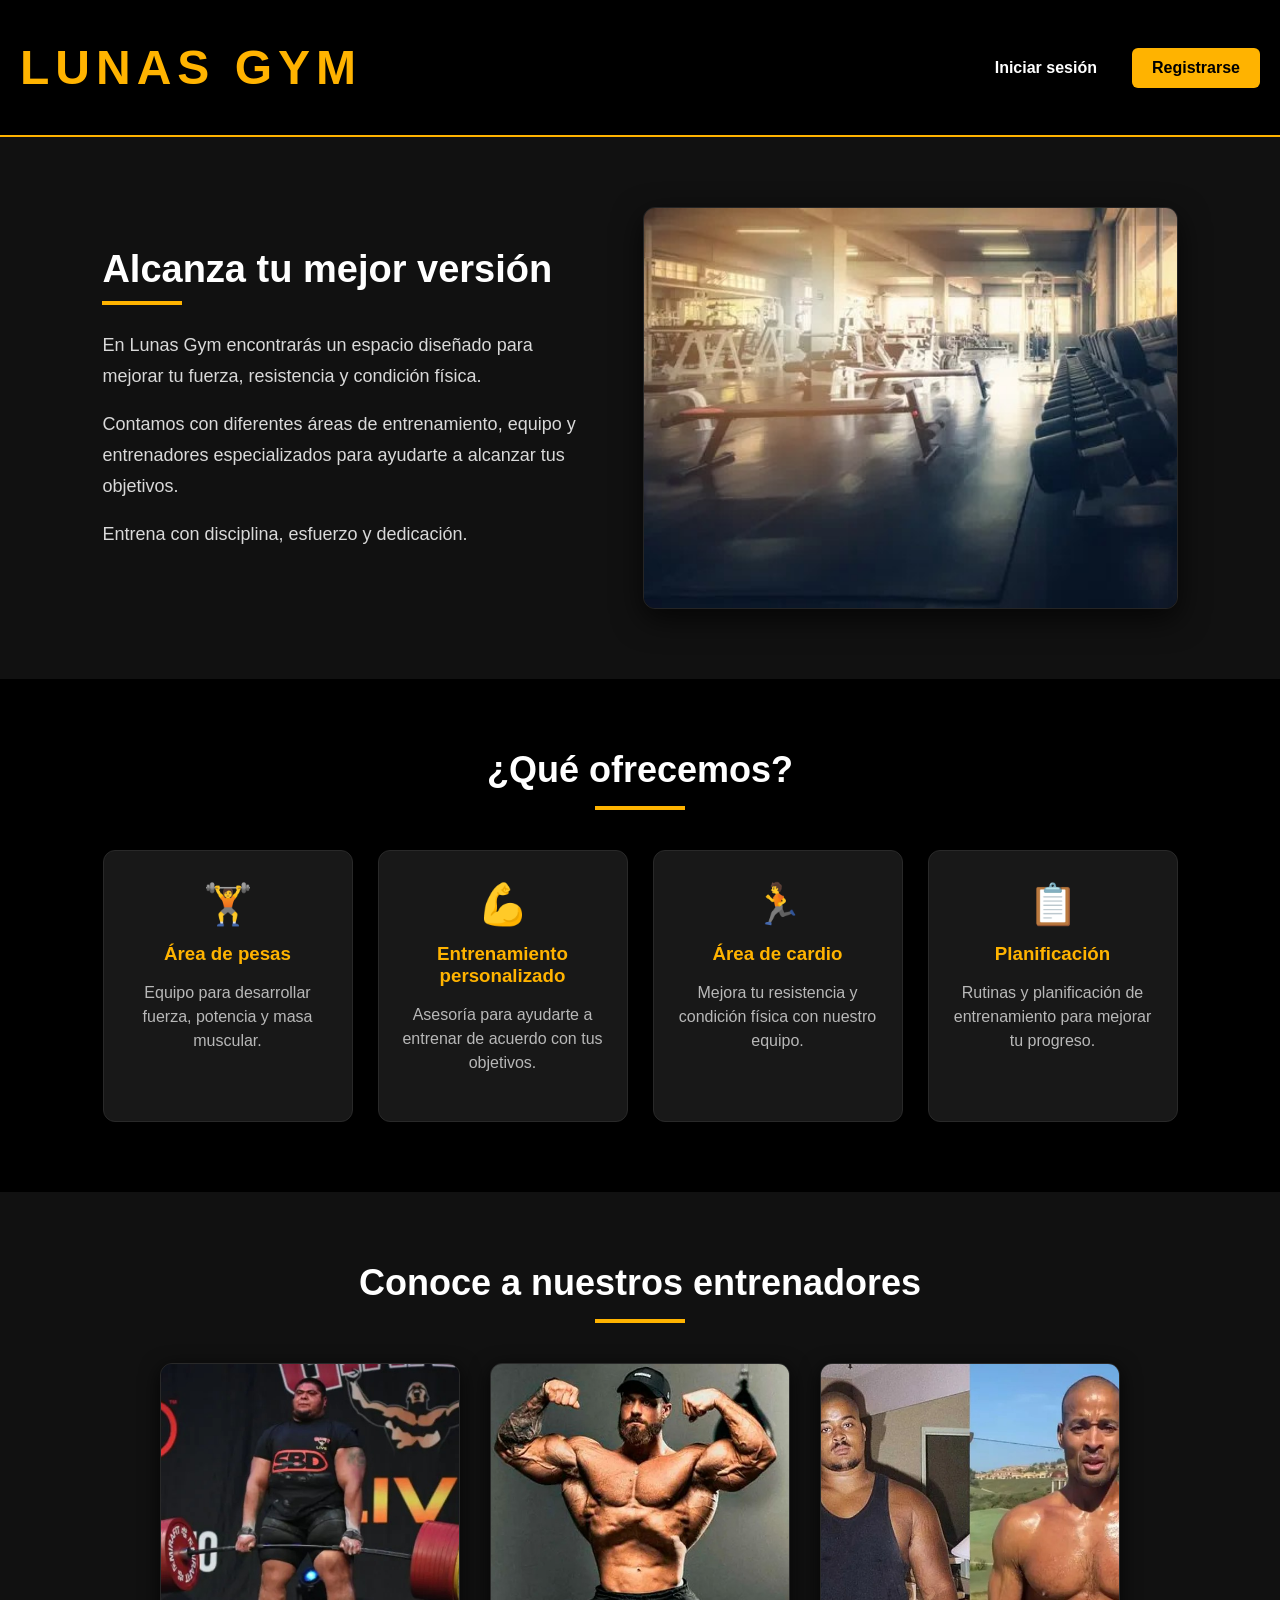
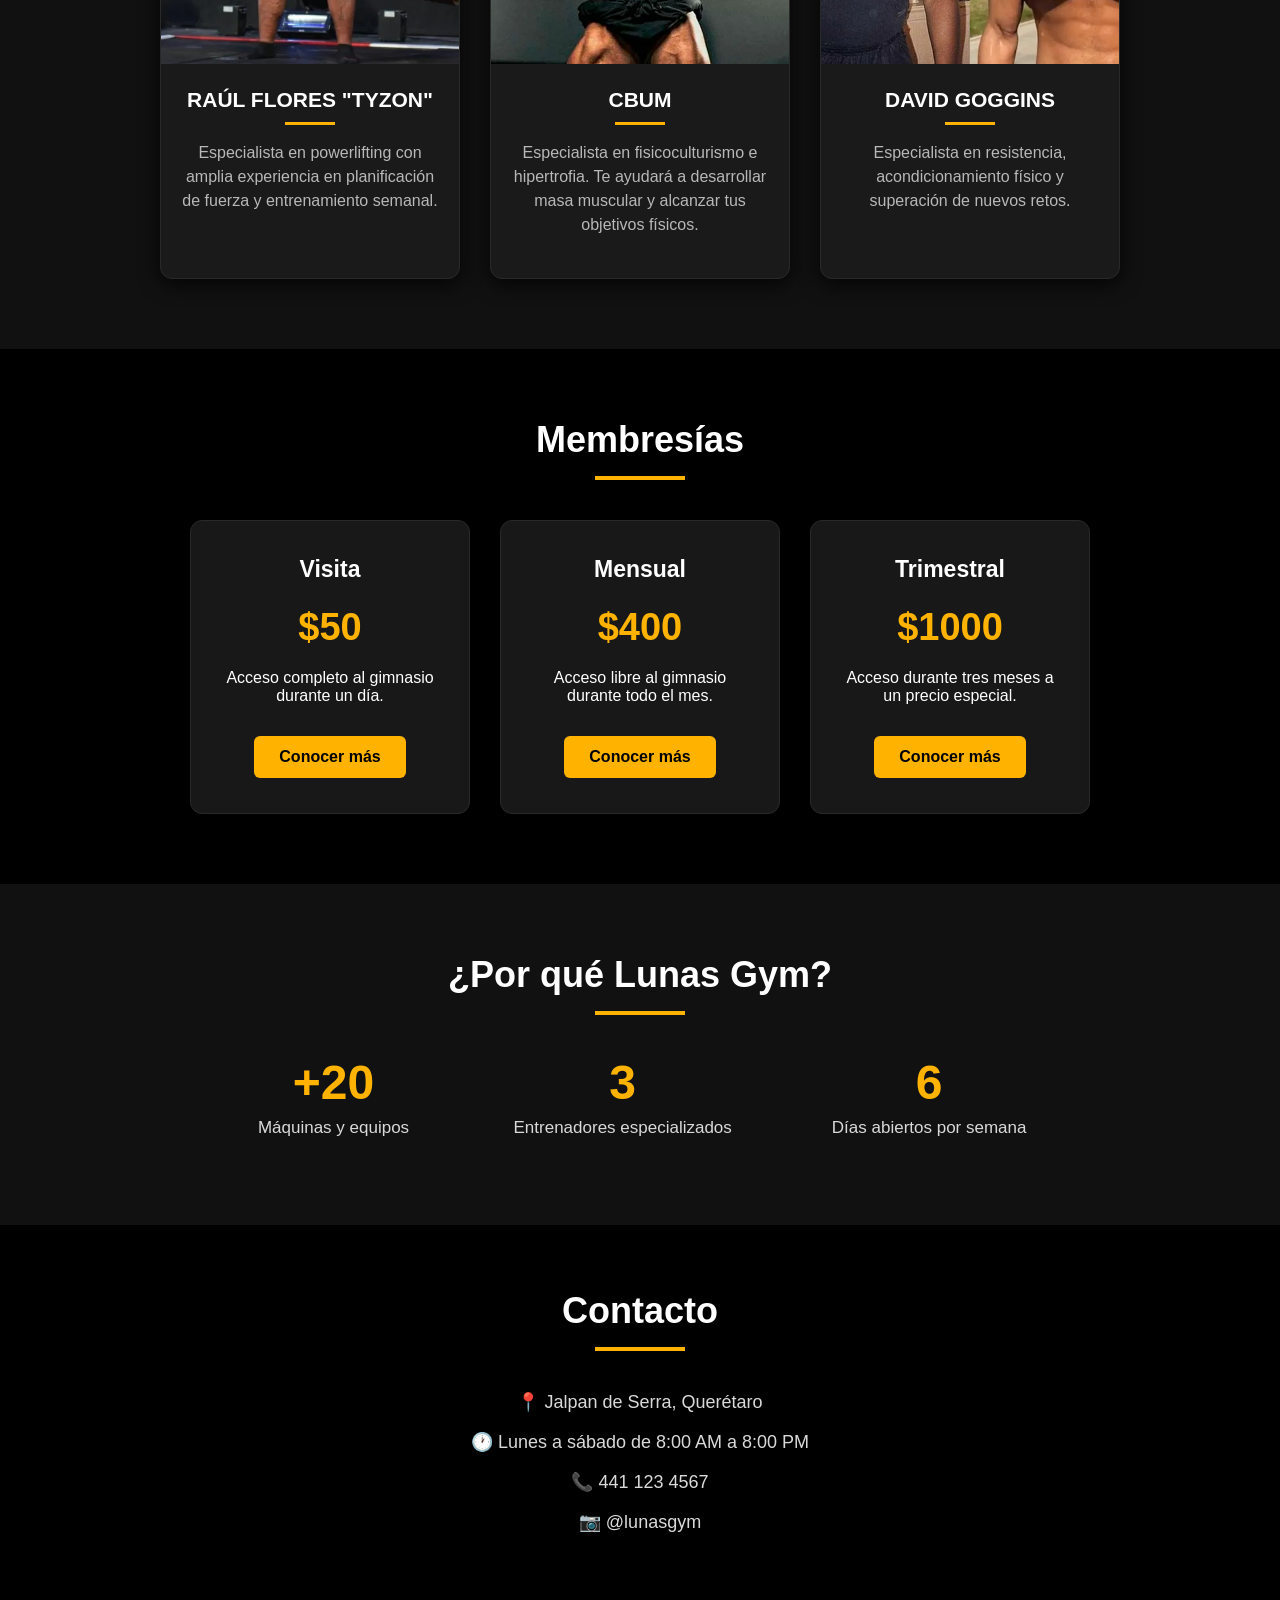
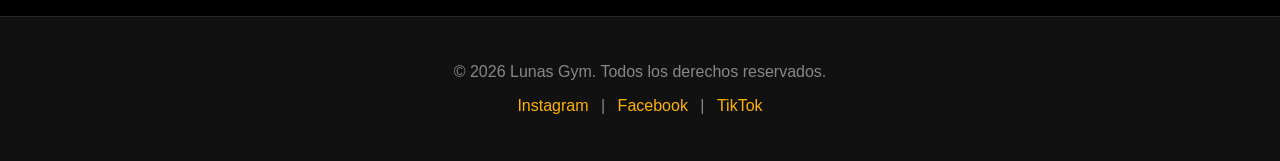
<file: GYM/index.html>
<!DOCTYPE html>
<html lang="es">

<head>
    <meta charset="UTF-8">
    <meta name="viewport" content="width=device-width, initial-scale=1.0">

    <title>Lunas Gym</title>

    <!-- Conexión con el archivo CSS -->
    <link rel="stylesheet" href="css/style.css">
</head>

<body>

    <!-- Encabezado -->
     <header>

    <div class="header-contenido">

        <h1>LUNAS GYM</h1>

        <div class="cuenta">

            <a href="login.html" class="iniciar-sesion">
                Iniciar sesión
            </a>

            <a href="registro.html" class="registrarse">
                Registrarse
            </a>

        </div>

    </div>

</header>

    <!-- Información general -->

    <section class="inicio">

        <div class="informacion">

            <h2>Alcanza tu mejor versión</h2>

            <div class="linea"></div>

            <p>
                En Lunas Gym encontrarás un espacio diseñado para
                mejorar tu fuerza, resistencia y condición física.
            </p>

            <p>
                Contamos con diferentes áreas de entrenamiento,
                equipo y entrenadores especializados para ayudarte
                a alcanzar tus objetivos.
            </p>

            <p>
                Entrena con disciplina, esfuerzo y dedicación.
            </p>

        </div>


        <!-- Carrusel -->

        <div class="carrusel">

            <div class="carrusel-contenido">

                <img src="imagenes/foto gym.jpg"
                     alt="Interior del gimnasio">

                <img src="imagenes/gym-with-black-background-black-white-photo-gym-with-weight-machine_889227-1530.webp"
                     alt="Área de entrenamiento">

                <img src="imagenes/free-photo-of-modern-indoor-gym-with-kettlebells-and-equipment.webp"
                     alt="Equipo del gimnasio">

            </div>

        </div>

    </section>


    <!-- Qué ofrecemos -->

    <section class="servicios">

        <h2 class="titulo-seccion">¿Qué ofrecemos?</h2>

        <div class="contenedor-servicios">

            <div class="servicio">

                <div class="icono">🏋️</div>

                <h3>Área de pesas</h3>

                <p>
                    Equipo para desarrollar fuerza,
                    potencia y masa muscular.
                </p>

            </div>


            <div class="servicio">

                <div class="icono">💪</div>

                <h3>Entrenamiento personalizado</h3>

                <p>
                    Asesoría para ayudarte a entrenar
                    de acuerdo con tus objetivos.
                </p>

            </div>


            <div class="servicio">

                <div class="icono">🏃</div>

                <h3>Área de cardio</h3>

                <p>
                    Mejora tu resistencia y condición
                    física con nuestro equipo.
                </p>

            </div>


            <div class="servicio">

                <div class="icono">📋</div>

                <h3>Planificación</h3>

                <p>
                    Rutinas y planificación de entrenamiento
                    para mejorar tu progreso.
                </p>

            </div>

        </div>

    </section>


    <!-- Entrenadores -->

    <section class="entrenadores">

        <h2 class="titulo-seccion">
            Conoce a nuestros entrenadores
        </h2>

        <div class="tarjetas">


            <!-- Entrenador 1 -->

            <div class="entrenador">

                <img src="imagenes/Raul-Flores.jpg"
                     alt="Raúl Flores Tyzon">

                <h3>RAÚL FLORES "TYZON"</h3>

                <p>
                    Especialista en powerlifting con amplia
                    experiencia en planificación de fuerza
                    y entrenamiento semanal.
                </p>

            </div>


            <!-- Entrenador 2 -->

            <div class="entrenador">

                <img src="imagenes/cbum.jpg"
                     alt="CBUM">

                <h3>CBUM</h3>

                <p>
                    Especialista en fisicoculturismo e hipertrofia.
                    Te ayudará a desarrollar masa muscular
                    y alcanzar tus objetivos físicos.
                </p>

            </div>


            <!-- Entrenador 3 -->

            <div class="entrenador">

                <img src="imagenes/david goggins.jpg"
                     alt="David Goggins">

                <h3>DAVID GOGGINS</h3>

                <p>
                    Especialista en resistencia,
                    acondicionamiento físico y superación
                    de nuevos retos.
                </p>

            </div>

        </div>

    </section>


    <!-- Membresías -->

    <section class="membresias">

        <h2 class="titulo-seccion">Membresías</h2>

        <div class="contenedor-membresias">

            <div class="membresia">

                <h3>Visita</h3>

                <div class="precio">$50</div>

                <p>
                    Acceso completo al gimnasio durante un día.
                </p>

                <a href="registro.html" class="boton">Conocer más</a>

            </div>


            <div class="membresia">

                <h3>Mensual</h3>

                <div class="precio">$400</div>

                <p>
                    Acceso libre al gimnasio durante todo el mes.
                </p>

                <a href="registro.html" class="boton">Conocer más</a>

            </div>


            <div class="membresia">

                <h3>Trimestral</h3>

                <div class="precio">$1000</div>

                <p>
                    Acceso durante tres meses a un precio especial.
                </p>

                <a href="registro.html" class="boton">Conocer más</a>

            </div>

        </div>

    </section>


    <!-- Por qué Lunas Gym -->

    <section class="porque">

        <h2 class="titulo-seccion">
            ¿Por qué Lunas Gym?
        </h2>

        <div class="datos">

            <div class="dato">

                <h3>+20</h3>

                <p>Máquinas y equipos</p>

            </div>


            <div class="dato">

                <h3>3</h3>

                <p>Entrenadores especializados</p>

            </div>


            <div class="dato">

                <h3>6</h3>

                <p>Días abiertos por semana</p>

            </div>

        </div>

    </section>


    <!-- Contacto -->

    <section class="contacto">

        <h2 class="titulo-seccion">Contacto</h2>

        <p>📍 Jalpan de Serra, Querétaro</p>

        <p>🕐 Lunes a sábado de 8:00 AM a 8:00 PM</p>

        <p>📞 441 123 4567</p>

        <p>📷 @lunasgym</p>

    </section>


    <!-- Pie de página -->

    <footer>

        <p>
            © <span id="accesoSecreto">2026</span> Lunas Gym.
            Todos los derechos reservados.
        </p>

        <p>
            <a href="#">Instagram</a> |
            <a href="#">Facebook</a> |
            <a href="#">TikTok</a>
        </p>

    </footer>

    <script>
    const accesoSecreto = document.getElementById("accesoSecreto");

    let contadorClics = 0;
    let tiempoReinicio;

    accesoSecreto.addEventListener("click", function () {
        contadorClics++;

        clearTimeout(tiempoReinicio);

        if (contadorClics === 3) {
            contadorClics = 0;

            window.location.href = "admin-login.html";
            return;
        }

        tiempoReinicio = setTimeout(function () {
            contadorClics = 0;
        }, 1500);
    });
</script>

</body>

</html>
</file>
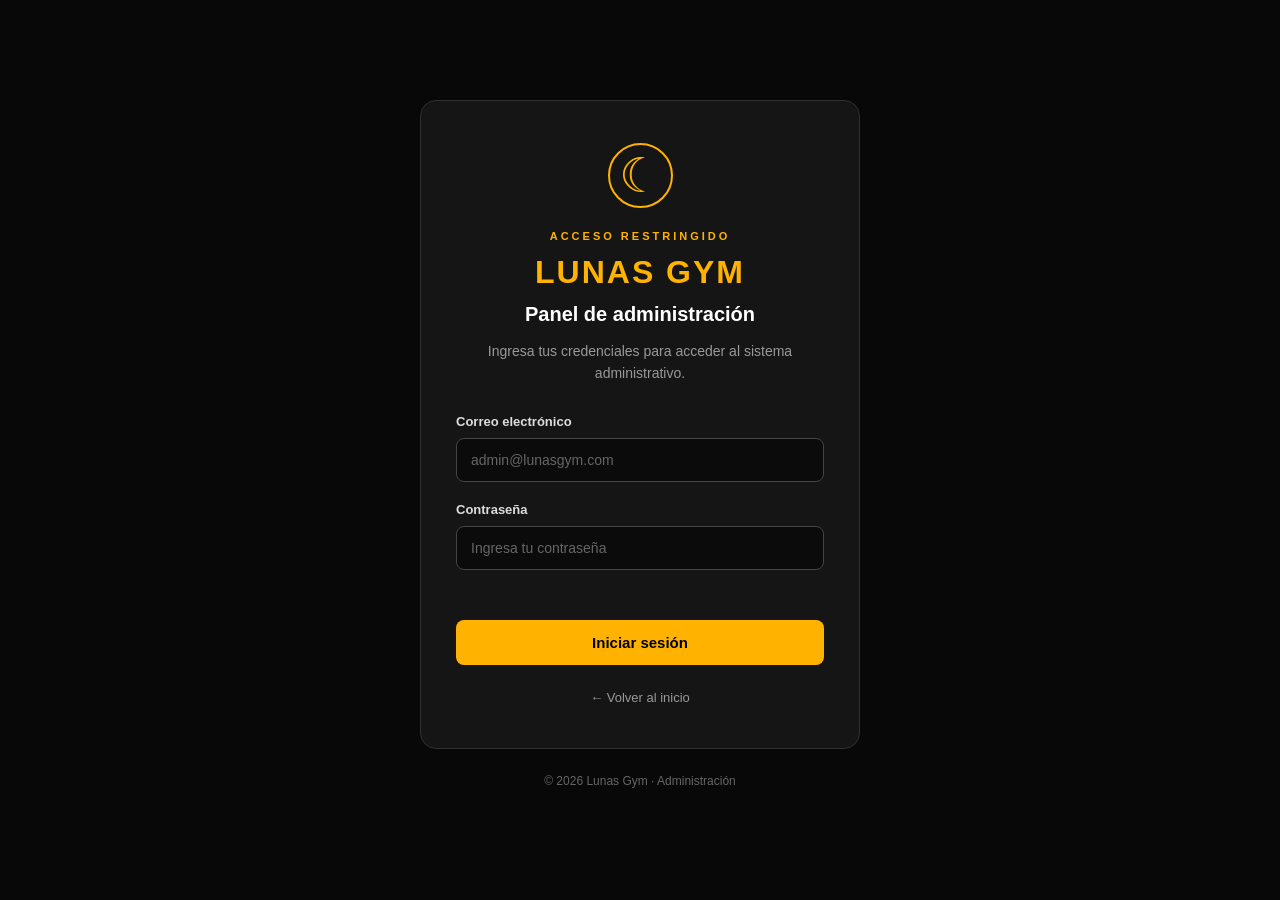
<file: GYM/admin-login.html>
<!DOCTYPE html>
<html lang="es">

<head>
    <meta charset="UTF-8">
    <meta name="viewport" content="width=device-width, initial-scale=1.0">

    <title>Acceso administrativo | Lunas Gym</title>

    <link rel="stylesheet" href="css/style.css">
    <link rel="stylesheet" href="css/admin.css">
</head>

<body class="pagina-admin-login">

    <main class="contenedor-admin-login">

        <div class="tarjeta-admin-login">

            <div class="icono-admin">
                ☾
            </div>

            <p class="etiqueta-admin">
                ACCESO RESTRINGIDO
            </p>

            <h1>LUNAS GYM</h1>

            <h2>Panel de administración</h2>

            <p class="descripcion-admin">
                Ingresa tus credenciales para acceder
                al sistema administrativo.
            </p>

            <form id="formAdminLogin">

                <div class="campo-admin">

                    <label for="correoAdmin">
                        Correo electrónico
                    </label>

                    <input
                        type="email"
                        id="correoAdmin"
                        name="correo"
                        placeholder="admin@lunasgym.com"
                        autocomplete="username"
                        required
                    >

                </div>

                <div class="campo-admin">

                    <label for="passwordAdmin">
                        Contraseña
                    </label>

                    <input
                        type="password"
                        id="passwordAdmin"
                        name="password"
                        placeholder="Ingresa tu contraseña"
                        autocomplete="current-password"
                        required
                    >

                </div>

                <p
                    id="mensajeAdminLogin"
                    class="mensaje-admin-login"
                    role="alert"
                    aria-live="polite">
                </p>

                <button
                    type="submit"
                    class="boton-admin-login">

                    Iniciar sesión

                </button>

            </form>

            <a href="index.html" class="volver-inicio-admin">
                ← Volver al inicio
            </a>

        </div>

        <p class="copyright-admin">
            © 2026 Lunas Gym · Administración
        </p>

    </main>

    <script src="js/admin-login.js"></script>

</body>

</html>
</file>
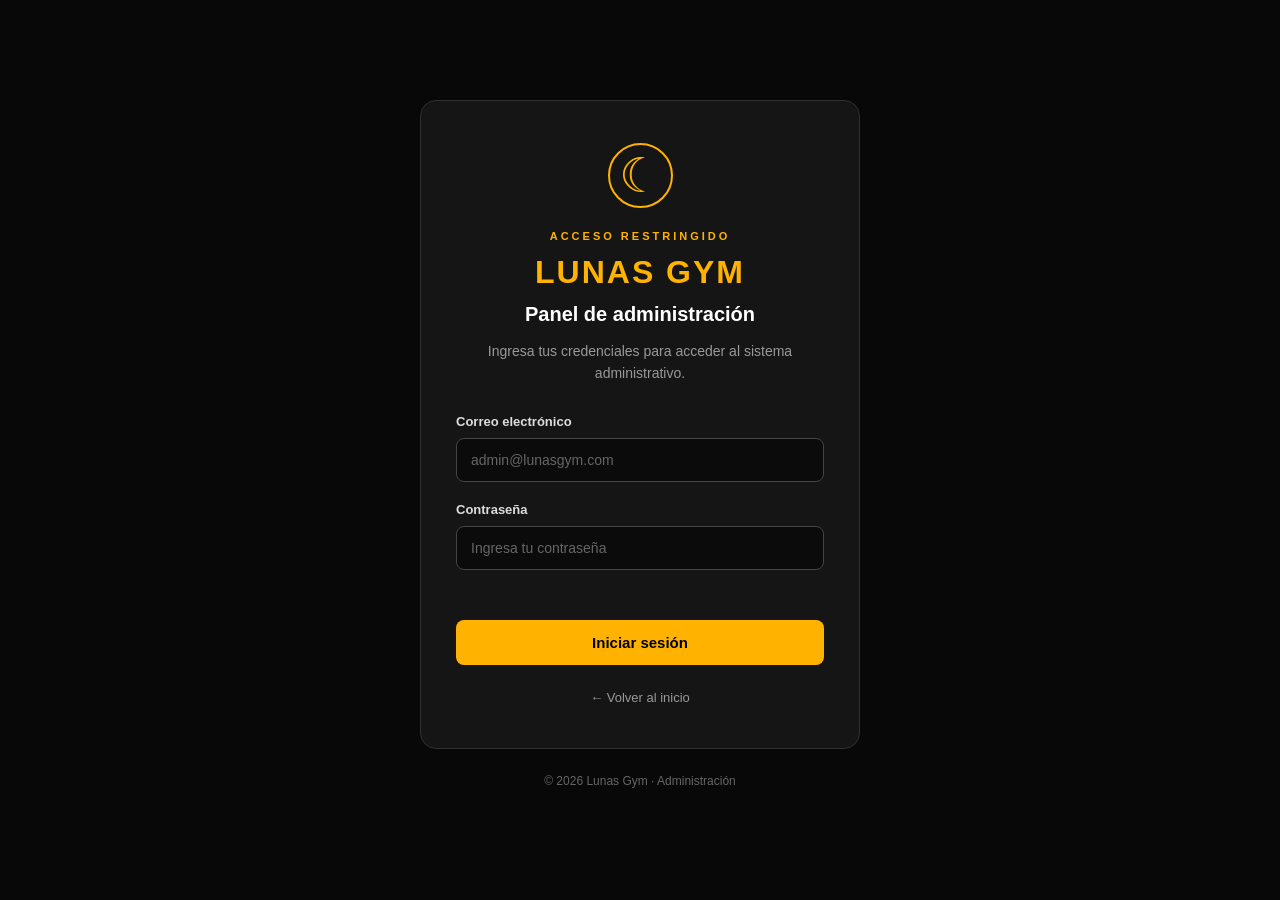
<file: GYM/admin.html>
<!DOCTYPE html>
<html lang="es">

<head>
    <meta charset="UTF-8">
    <meta name="viewport" content="width=device-width, initial-scale=1.0">

    <title>Administración | Lunas Gym</title>

    <link rel="stylesheet" href="css/admin.css">

    <!-- Comprobación temprana de sesión de demostración -->
    <script>
        if (sessionStorage.getItem("adminSesion") !== "activa") {
            window.location.replace("admin-login.html");
        }
    </script>
</head>

<body class="pagina-admin">

    <div class="admin-layout">

        <!-- MENÚ LATERAL -->

        <aside class="admin-sidebar">

            <a href="admin.html" class="admin-marca">
                <span class="admin-marca-icono">☾</span>
                <span>LUNAS GYM</span>
            </a>

            <p class="admin-menu-etiqueta">ADMINISTRACIÓN</p>

            <nav class="admin-navegacion" aria-label="Menú administrativo">

                <button
                    type="button"
                    class="admin-nav-item activo"
                    data-seccion="dashboard">
                    <span>▦</span>
                    Dashboard
                </button>

                <button
                    type="button"
                    class="admin-nav-item"
                    data-seccion="usuarios">
                    <span>♙</span>
                    Usuarios
                </button>

                <button
                    type="button"
                    class="admin-nav-item"
                    data-seccion="membresias">
                    <span>▤</span>
                    Membresías
                </button>

            </nav>

            <div class="admin-sidebar-footer">

                <button
                    type="button"
                    id="cerrarSesionAdmin"
                    class="admin-salir">
                    ← Cerrar sesión
                </button>

            </div>

        </aside>

        <!-- CONTENIDO -->

        <div class="admin-principal">

            <header class="admin-header">

                <div>
                    <p class="admin-header-etiqueta">PANEL DE CONTROL</p>
                    <h1 id="tituloSeccionAdmin">Dashboard</h1>
                </div>

                <div class="admin-identidad">
                    <span class="admin-avatar">A</span>

                    <div>
                        <strong>Administrador</strong>
                        <small>Lunas Gym</small>
                    </div>
                </div>

            </header>

            <main class="admin-contenido">

                <!-- DASHBOARD -->

                <section
                    id="seccionDashboard"
                    class="admin-seccion">

                    <div class="admin-bienvenida">

                        <p>RESUMEN GENERAL</p>

                        <h2>Bienvenido al panel de administración</h2>

                        <span>
                            Consulta la información general del gimnasio
                            desde un solo lugar.
                        </span>

                    </div>

                    <div class="admin-estadisticas">

                        <article class="admin-estadistica">

                            <div class="admin-estadistica-superior">
                                <span>USUARIOS REGISTRADOS</span>
                                <span class="admin-estadistica-icono">♙</span>
                            </div>

                            <strong id="totalUsuariosAdmin">0</strong>

                            <p>Total de cuentas creadas</p>

                        </article>

                        <article class="admin-estadistica">

                            <div class="admin-estadistica-superior">
                                <span>MEMBRESÍAS ACTIVAS</span>
                                <span class="admin-estadistica-icono">✓</span>
                            </div>

                            <strong id="membresiasActivasAdmin">0</strong>

                            <p>Miembros con acceso activo</p>

                        </article>

                    </div>

                    <div class="admin-panel">

                        <div class="admin-panel-encabezado">

                            <div>
                                <p class="admin-subtitulo">ACTIVIDAD</p>
                                <h2>Usuarios recientes</h2>
                            </div>

                            <button
                                type="button"
                                class="admin-boton-secundario"
                                id="verTodosUsuarios">
                                Ver todos
                            </button>

                        </div>

                        <div class="admin-tabla-scroll">

                            <table class="admin-tabla">

                                <thead>
                                    <tr>
                                        <th>Usuario</th>
                                        <th>Correo</th>
                                        <th>Fecha de registro</th>
                                    </tr>
                                </thead>

                                <tbody id="tablaUsuariosRecientes"></tbody>

                            </table>

                        </div>

                    </div>

                </section>

                <!-- USUARIOS -->

                <section
                    id="seccionUsuarios"
                    class="admin-seccion oculto">

                    <div class="admin-panel">

                        <div class="admin-panel-encabezado">

                            <div>
                                <p class="admin-subtitulo">CUENTAS</p>
                                <h2>Usuarios registrados</h2>
                                <p>
                                    Consulta las cuentas de los miembros
                                    del gimnasio.
                                </p>
                            </div>

                            <div class="admin-buscador">

                                <input
                                    type="search"
                                    id="buscarUsuarioAdmin"
                                    placeholder="Buscar usuario..."
                                    aria-label="Buscar usuario">

                            </div>

                        </div>

                        <div class="admin-tabla-scroll">

                            <table class="admin-tabla">

                                <thead>
                                    <tr>
                                        <th>Nombre</th>
                                        <th>Correo</th>
                                        <th>Fecha de registro</th>
                                        <th>Membresía</th>
                                    </tr>
                                </thead>

                                <tbody id="tablaUsuariosAdmin"></tbody>

                            </table>

                        </div>

                        <p
                            id="mensajeUsuariosAdmin"
                            class="admin-mensaje-tabla oculto">
                            No se encontraron usuarios.
                        </p>

                    </div>

                </section>

                <!-- MEMBRESÍAS -->

                <section
                    id="seccionMembresias"
                    class="admin-seccion oculto">

                    <div class="admin-panel">

                        <div class="admin-panel-encabezado">

                            <div>
                                <p class="admin-subtitulo">CONTROL DE ACCESO</p>
                                <h2>Gestión de membresías</h2>
                                <p>
                                    Consulta los planes y modifica
                                    el estado de las membresías.
                                </p>
                            </div>

                        </div>

                        <div class="admin-tabla-scroll">

                            <table class="admin-tabla">

                                <thead>
                                    <tr>
                                        <th>Usuario</th>
                                        <th>Plan</th>
                                        <th>Vencimiento</th>
                                        <th>Estado</th>
                                        <th>Acción</th>
                                    </tr>
                                </thead>

                                <tbody id="tablaMembresiasAdmin"></tbody>

                            </table>

                        </div>

                        <p
                            id="mensajeMembresiasAdmin"
                            class="admin-mensaje-tabla oculto">
                            No hay membresías registradas.
                        </p>

                    </div>

                </section>

            </main>

            <footer class="admin-footer">
                © 2026 Lunas Gym · Panel administrativo
            </footer>

        </div>

    </div>

    <script src="js/admin.js"></script>

</body>
</html>
</file>
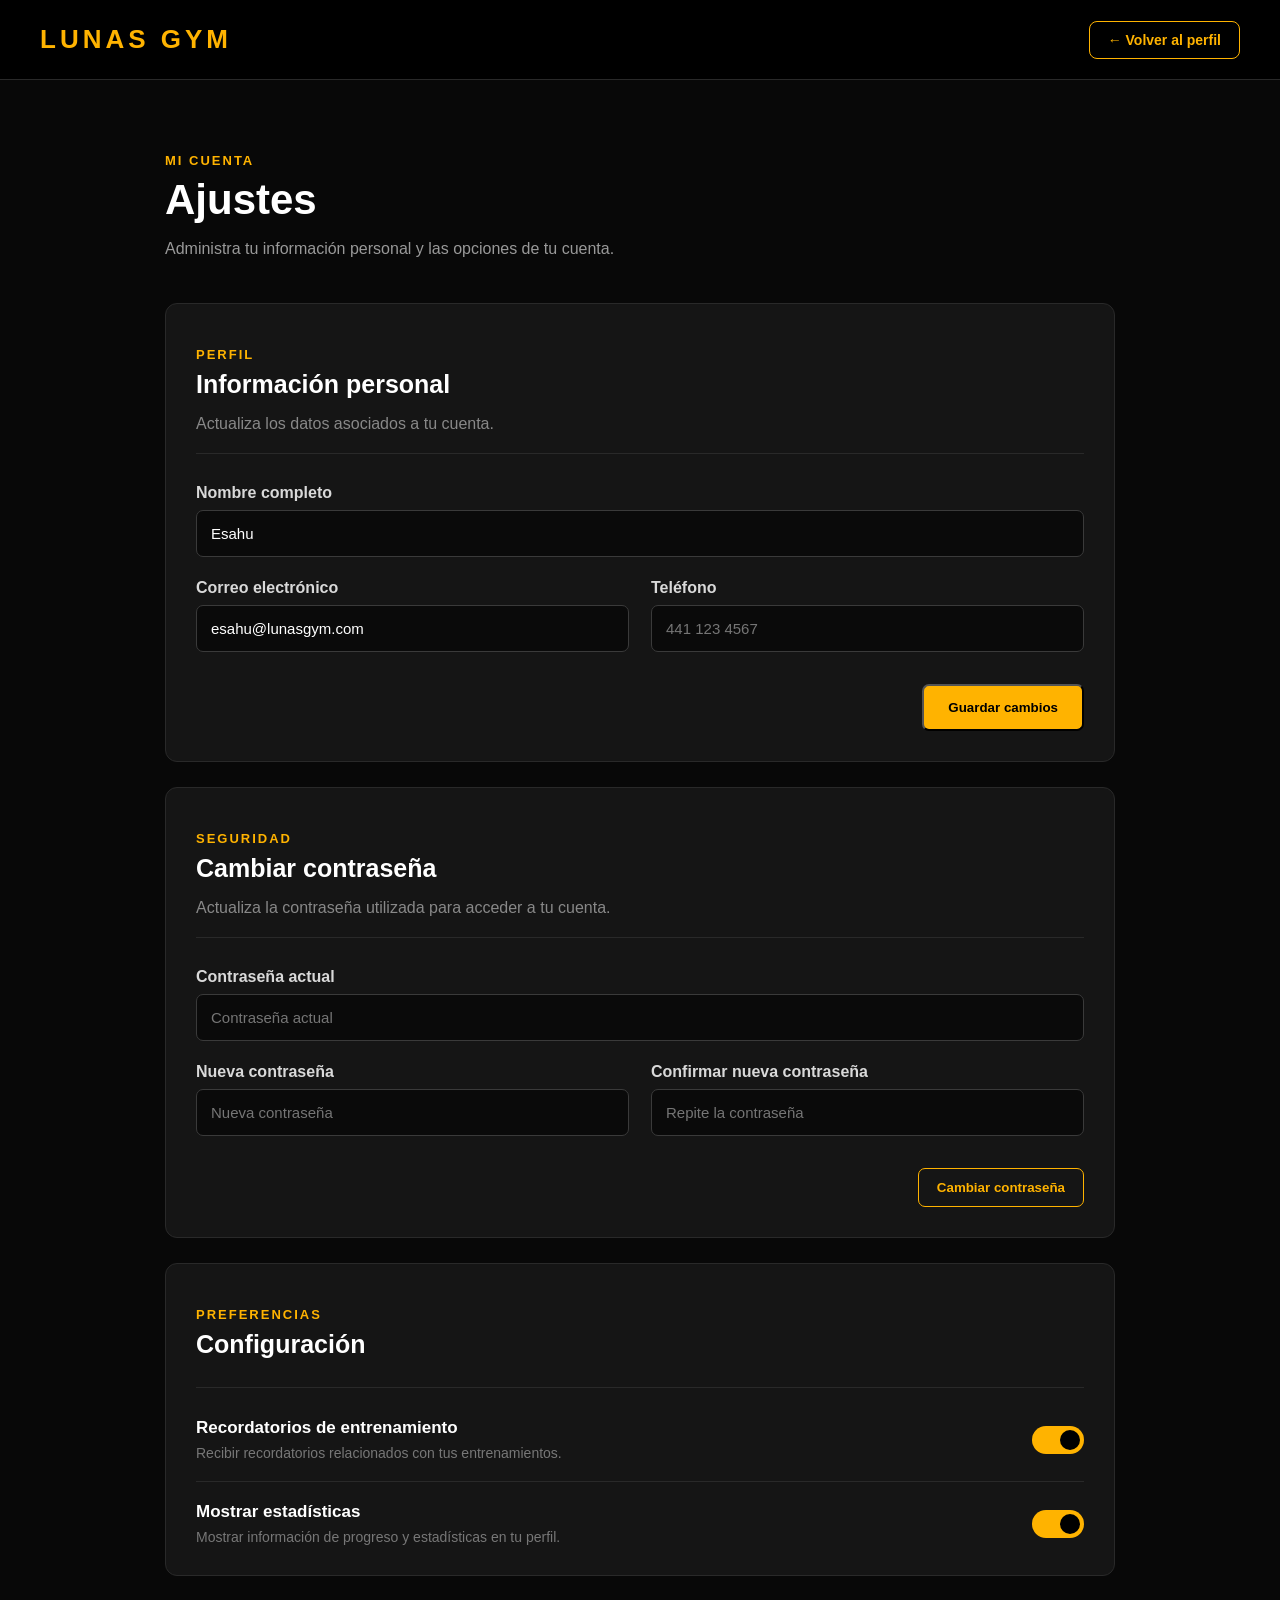
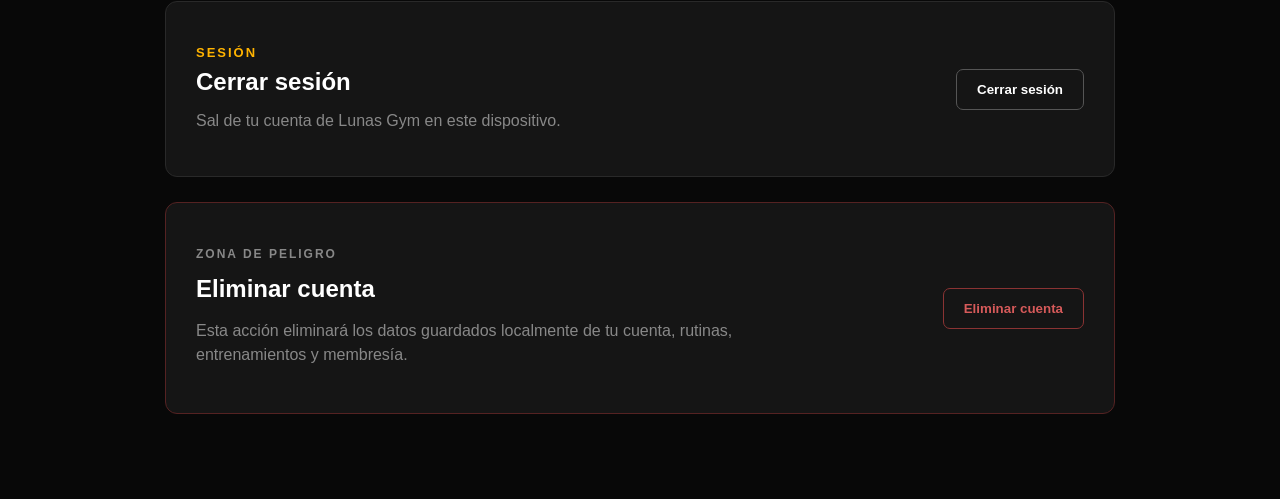
<file: GYM/ajustes.html>
<!DOCTYPE html>
<html lang="es">

<head>
    <meta charset="UTF-8">
    <meta name="viewport" content="width=device-width, initial-scale=1.0">

    <title>Ajustes | Lunas Gym</title>

    <link rel="stylesheet" href="css/style.css">
</head>

<body class="pagina-ajustes">

    <!-- Encabezado -->

    <header class="header-perfil">

        <a href="perfil.html" class="logo-perfil">
            LUNAS GYM
        </a>

        <a href="perfil.html" class="volver-perfil">
            ← Volver al perfil
        </a>

    </header>


    <main class="contenido-ajustes">

        <!-- Título -->

        <section class="encabezado-ajustes">

            <p class="subtitulo-perfil">
                MI CUENTA
            </p>

            <h1>Ajustes</h1>

            <p>
                Administra tu información personal
                y las opciones de tu cuenta.
            </p>

        </section>


        <!-- Perfil -->

        <section class="bloque-ajustes">

            <div class="titulo-ajustes">

                <div>

                    <p class="subtitulo-perfil">
                        PERFIL
                    </p>

                    <h2>Información personal</h2>

                    <p>
                        Actualiza los datos asociados
                        a tu cuenta.
                    </p>

                </div>

            </div>


            <form
                class="formulario-ajustes"
                id="formularioPerfil">

                <div class="campo-ajustes">

                    <label for="nombreUsuario">
                        Nombre completo
                    </label>

                    <input
                        type="text"
                        id="nombreUsuario"
                        placeholder="Tu nombre"
                        required>

                </div>


                <div class="campo-ajustes">

                    <label for="correoUsuario">
                        Correo electrónico
                    </label>

                    <input
                        type="email"
                        id="correoUsuario"
                        placeholder="correo@ejemplo.com"
                        required>

                </div>


                <div class="campo-ajustes">

                    <label for="telefonoUsuario">
                        Teléfono
                    </label>

                    <input
                        type="tel"
                        id="telefonoUsuario"
                        placeholder="441 123 4567">

                </div>


                <div class="acciones-ajustes">

                    <button
                        type="submit"
                        class="boton-perfil">

                        Guardar cambios

                    </button>

                </div>

            </form>

        </section>


        <!-- Seguridad -->

        <section class="bloque-ajustes">

            <div class="titulo-ajustes">

                <div>

                    <p class="subtitulo-perfil">
                        SEGURIDAD
                    </p>

                    <h2>Cambiar contraseña</h2>

                    <p>
                        Actualiza la contraseña
                        utilizada para acceder a tu cuenta.
                    </p>

                </div>

            </div>


            <form
                class="formulario-ajustes"
                id="formularioContrasena">

                <div class="campo-ajustes">

                    <label for="contrasenaActual">
                        Contraseña actual
                    </label>

                    <input
                        type="password"
                        id="contrasenaActual"
                        placeholder="Contraseña actual"
                        required>

                </div>


                <div class="campo-ajustes">

                    <label for="nuevaContrasena">
                        Nueva contraseña
                    </label>

                    <input
                        type="password"
                        id="nuevaContrasena"
                        placeholder="Nueva contraseña"
                        required>

                </div>


                <div class="campo-ajustes">

                    <label for="confirmarContrasena">
                        Confirmar nueva contraseña
                    </label>

                    <input
                        type="password"
                        id="confirmarContrasena"
                        placeholder="Repite la contraseña"
                        required>

                </div>


                <div class="acciones-ajustes">

                    <button
                        type="submit"
                        class="boton-secundario boton-formulario">

                        Cambiar contraseña

                    </button>

                </div>

            </form>

        </section>


        <!-- Preferencias -->

        <section class="bloque-ajustes">

            <div class="titulo-ajustes">

                <div>

                    <p class="subtitulo-perfil">
                        PREFERENCIAS
                    </p>

                    <h2>Configuración</h2>

                </div>

            </div>


            <div class="lista-preferencias">

                <div class="preferencia">

                    <div>

                        <h3>
                            Recordatorios de entrenamiento
                        </h3>

                        <p>
                            Recibir recordatorios relacionados
                            con tus entrenamientos.
                        </p>

                    </div>


                    <label class="interruptor">

                        <input
                            type="checkbox"
                            id="recordatorios"
                            checked>

                        <span class="deslizador"></span>

                    </label>

                </div>


                <div class="preferencia">

                    <div>

                        <h3>
                            Mostrar estadísticas
                        </h3>

                        <p>
                            Mostrar información de progreso
                            y estadísticas en tu perfil.
                        </p>

                    </div>


                    <label class="interruptor">

                        <input
                            type="checkbox"
                            id="mostrarEstadisticas"
                            checked>

                        <span class="deslizador"></span>

                    </label>

                </div>

            </div>

        </section>


        <!-- Sesión -->

        <section class="bloque-ajustes zona-sesion">

            <div>

                <p class="subtitulo-perfil">
                    SESIÓN
                </p>

                <h2>Cerrar sesión</h2>

                <p>
                    Sal de tu cuenta de Lunas Gym
                    en este dispositivo.
                </p>

            </div>


            <button
                type="button"
                class="boton-cerrar-sesion"
                id="botonCerrarSesion">

                Cerrar sesión

            </button>

        </section>


        <!-- Zona de peligro -->

        <section class="bloque-ajustes zona-peligro">

            <div>

                <p class="subtitulo-peligro">
                    ZONA DE PELIGRO
                </p>

                <h2>Eliminar cuenta</h2>

                <p>
                    Esta acción eliminará los datos guardados
                    localmente de tu cuenta, rutinas,
                    entrenamientos y membresía.
                </p>

            </div>


            <button
                type="button"
                class="boton-eliminar-cuenta"
                id="eliminarCuenta">

                Eliminar cuenta

            </button>

        </section>

    </main>


    <script src="js/ajustes.js"></script>

</body>

</html>
</file>
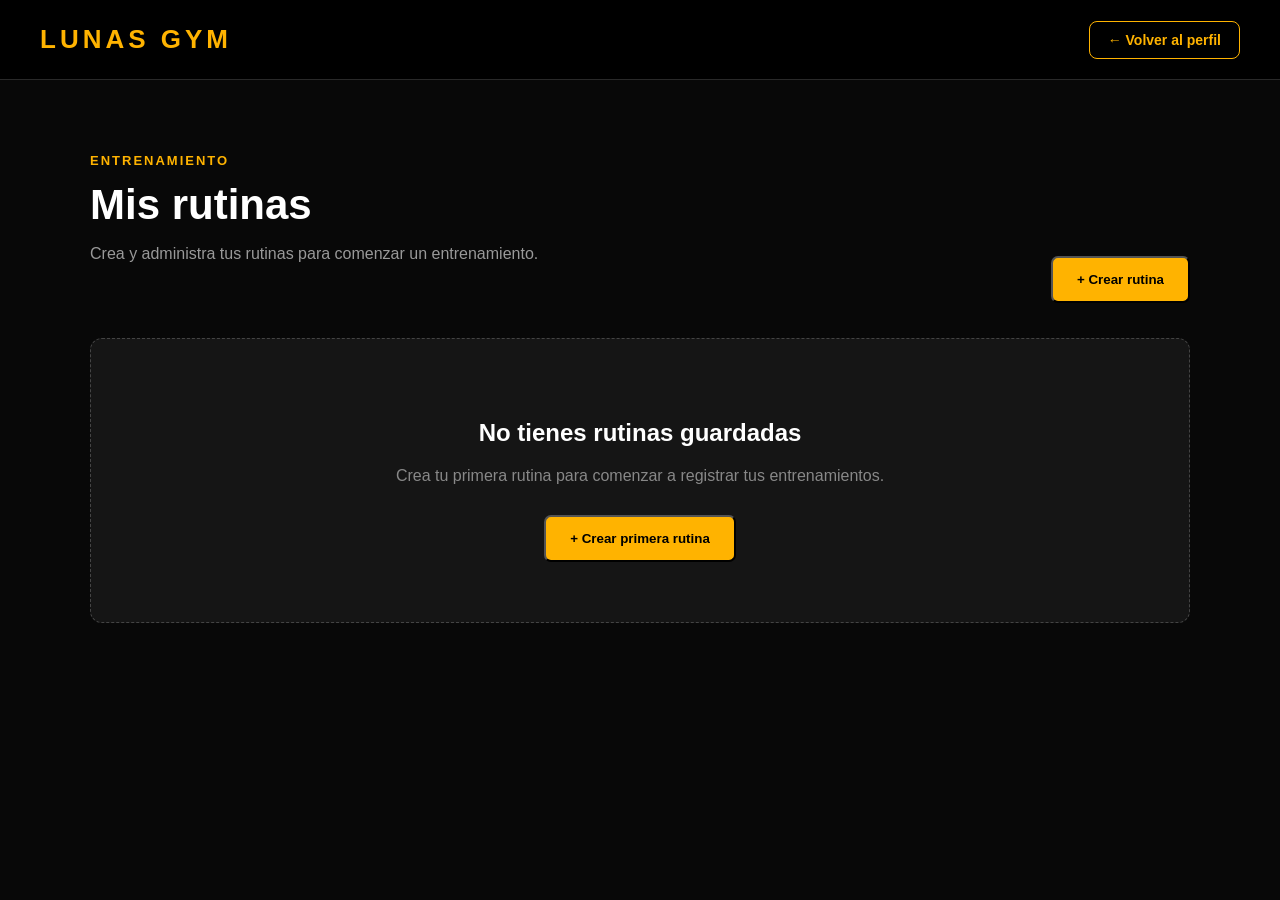
<file: GYM/entrenamiento.html>
<!DOCTYPE html>
<html lang="es">

<head>
    <meta charset="UTF-8">
    <meta name="viewport" content="width=device-width, initial-scale=1.0">

    <title>Entrenamiento | Lunas Gym</title>

    <link rel="stylesheet" href="css/style.css">
</head>

<body class="pagina-entrenamiento">

    <!-- ==========================================
         ENCABEZADO
    =========================================== -->

    <header class="header-perfil">

        <a href="perfil.html" class="logo-perfil">
            LUNAS GYM
        </a>

        <a href="perfil.html" class="volver-perfil">
            ← Volver al perfil
        </a>

    </header>


    <main class="contenido-entrenamiento">

        <!-- ==========================================
             MIS RUTINAS
        =========================================== -->

        <section
            class="seleccionar-entrenamiento"
            id="pantallaSeleccion">

            <p class="subtitulo-perfil">
                ENTRENAMIENTO
            </p>

            <div class="encabezado-entrenamiento">

                <div>

                    <h1>Mis rutinas</h1>

                    <p class="descripcion-entrenamiento">
                        Crea y administra tus rutinas para
                        comenzar un entrenamiento.
                    </p>

                </div>


                <button
                    type="button"
                    class="boton-perfil"
                    id="botonNuevaRutina">

                    + Crear rutina

                </button>

            </div>


            <!-- Lista de rutinas -->

            <div
                class="rutinas-entrenamiento"
                id="rutinasEntrenamiento">
            </div>


            <!-- Estado vacío -->

            <div
                class="sin-rutinas-entrenamiento oculto"
                id="sinRutinasEntrenamiento">

                <h2>No tienes rutinas guardadas</h2>

                <p>
                    Crea tu primera rutina para comenzar
                    a registrar tus entrenamientos.
                </p>

                <button
                    type="button"
                    class="boton-perfil"
                    id="crearPrimeraRutina">

                    + Crear primera rutina

                </button>

            </div>

        </section>


        <!-- ==========================================
             ENTRENAMIENTO ACTIVO
        =========================================== -->

        <section
            class="entrenamiento-activo oculto"
            id="pantallaEntrenamiento">

            <!-- Cabecera -->

            <div class="cabecera-entrenamiento-activo">

                <div>

                    <p class="subtitulo-perfil">
                        ENTRENAMIENTO ACTIVO
                    </p>

                    <h1 id="nombreEntrenamiento">
                        Rutina
                    </h1>

                </div>


                <div class="tiempo-entrenamiento">

                    <span>TIEMPO</span>

                    <strong id="cronometro">
                        00:00:00
                    </strong>

                </div>

            </div>


            <!-- ==========================================
                 DESCANSO
            =========================================== -->

            <div
                class="temporizador-descanso oculto"
                id="temporizadorDescanso">

                <div class="info-descanso">

                    <span>
                        DESCANSO ENTRE SERIES
                    </span>

                    <strong id="tiempoDescanso">
                        02:00
                    </strong>

                    <p id="estadoDescanso">
                        Descansando...
                    </p>

                </div>


                <div class="acciones-descanso">

                    <button
                        type="button"
                        id="agregarTiempoDescanso">

                        +30 s

                    </button>


                    <button
                        type="button"
                        id="reiniciarDescanso">

                        Reiniciar

                    </button>


                    <button
                        type="button"
                        id="omitirDescanso">

                        Omitir

                    </button>

                </div>

            </div>


            <!-- ==========================================
                 EJERCICIOS
            =========================================== -->

            <div id="ejerciciosEntrenamiento">
            </div>


            <!-- ==========================================
                 FINALIZAR / CANCELAR
            =========================================== -->

            <div class="acciones-entrenamiento">

                <button
                    type="button"
                    class="boton-cancelar-entrenamiento"
                    id="cancelarEntrenamiento">

                    Cancelar entrenamiento

                </button>


                <button
                    type="button"
                    class="boton-finalizar"
                    id="finalizarEntrenamiento">

                    Finalizar entrenamiento

                </button>

            </div>

        </section>

    </main>


    <!-- ==========================================
         MODAL CREAR / EDITAR RUTINA
    =========================================== -->

    <div
        class="modal-rutina oculto"
        id="modalRutina">

        <div class="modal-contenido">

            <!-- Cabecera -->

            <div class="modal-header">

                <div>

                    <p class="subtitulo-perfil">
                        RUTINA
                    </p>

                    <h2 id="tituloModalRutina">
                        Crear rutina
                    </h2>

                </div>


                <button
                    type="button"
                    class="cerrar-modal"
                    id="cerrarModal">

                    ×

                </button>

            </div>


            <!-- Nombre -->

            <div class="campo-rutina">

                <label for="nombreRutina">
                    Nombre de la rutina
                </label>

                <input
                    type="text"
                    id="nombreRutina"
                    placeholder="Ej. Push">

            </div>


            <!-- ==========================================
                 DESCANSO PREDETERMINADO
            =========================================== -->

            <div class="campo-rutina">

                <label for="descansoRutina">
                    Descanso entre series
                </label>

                <select id="descansoRutina">

                    <option value="60">
                        1 minuto
                    </option>

                    <option value="90">
                        1 minuto 30 segundos
                    </option>

                    <option value="120" selected>
                        2 minutos
                    </option>

                    <option value="180">
                        3 minutos
                    </option>

                    <option value="personalizado">
                        Personalizado
                    </option>

                </select>

            </div>


            <!-- Descanso personalizado -->

            <div
                class="campo-rutina oculto"
                id="contenedorDescansoPersonalizado">

                <label for="descansoPersonalizado">
                    Segundos de descanso
                </label>

                <input
                    type="number"
                    id="descansoPersonalizado"
                    min="10"
                    max="900"
                    value="120">

            </div>


            <!-- ==========================================
                 EJERCICIOS
            =========================================== -->

            <div class="titulo-ejercicios">

                <div>

                    <h3>Ejercicios</h3>

                    <p>
                        Agrega los ejercicios de esta rutina.
                    </p>

                </div>


                <button
                    type="button"
                    class="agregar-serie"
                    id="agregarEjercicio">

                    + Agregar ejercicio

                </button>

            </div>


            <div id="listaEjercicios">

                <div class="ejercicio-rutina">

                    <div class="campo-ejercicio nombre-ejercicio">

                        <label>
                            Ejercicio
                        </label>

                        <input
                            type="text"
                            class="nombreEjercicio"
                            placeholder="Ej. Press banca">

                    </div>


                    <div class="campo-ejercicio">

                        <label>
                            Series
                        </label>

                        <input
                            type="number"
                            class="seriesEjercicio"
                            value="3"
                            min="1">

                    </div>


                    <div class="campo-ejercicio">

                        <label>
                            Repeticiones
                        </label>

                        <input
                            type="number"
                            class="repeticionesEjercicio"
                            value="10"
                            min="1">

                    </div>


                    <button
                        type="button"
                        class="eliminar-ejercicio">

                        ×

                    </button>

                </div>

            </div>


            <!-- ==========================================
                 BOTONES MODAL
            =========================================== -->

            <div class="acciones-rutina">

                <button
                    type="button"
                    class="boton-cancelar"
                    id="cancelarRutina">

                    Cancelar

                </button>


                <button
                    type="button"
                    class="boton-perfil"
                    id="guardarRutina">

                    Guardar rutina

                </button>

            </div>

        </div>

    </div>


    <!-- Un solo JS controla toda la sección -->

    <script src="js/entrenamiento.js"></script>

</body>

</html>
</file>
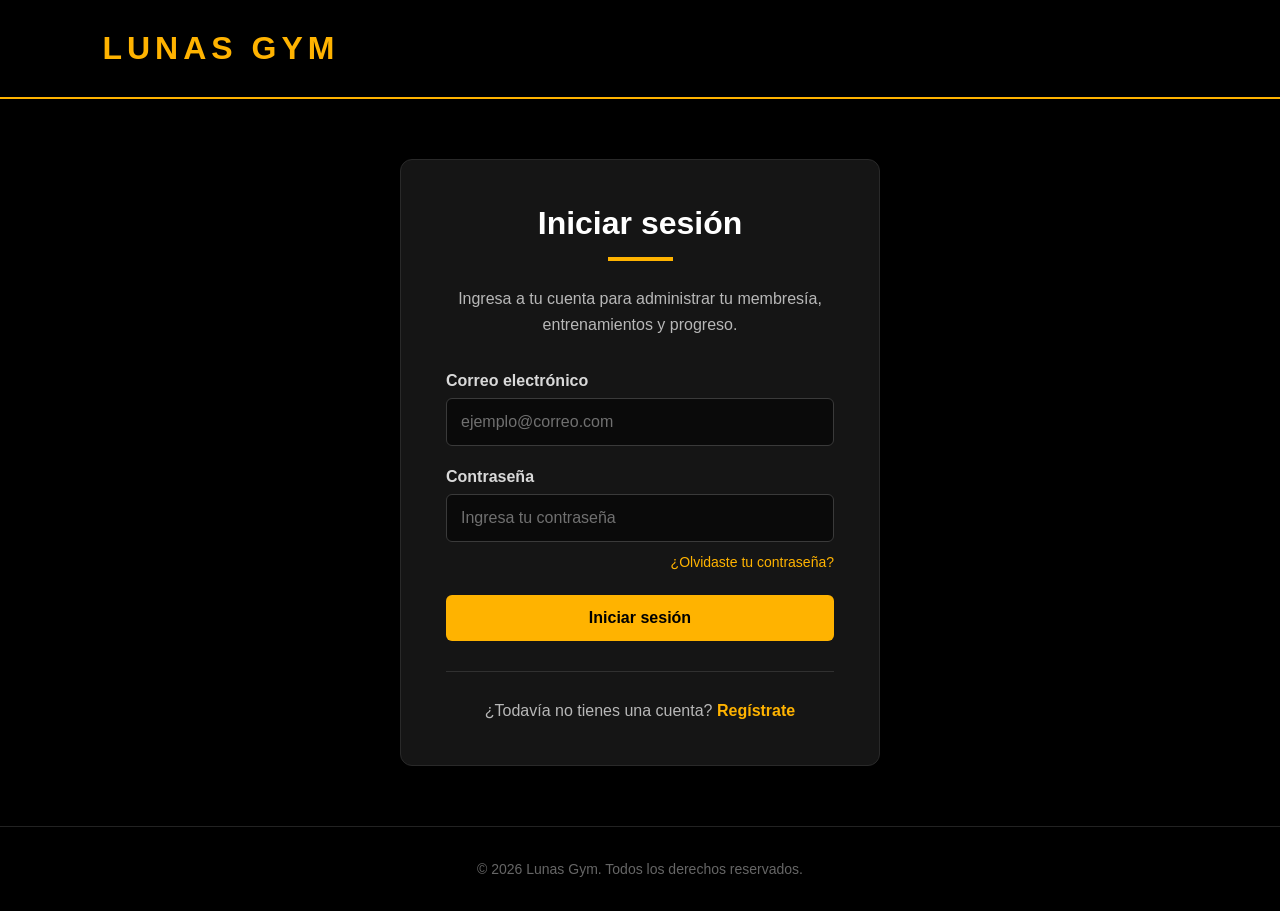
<file: GYM/login.html>
<!DOCTYPE html>
<html lang="es">

<head>
    <meta charset="UTF-8">
    <meta name="viewport" content="width=device-width, initial-scale=1.0">

    <title>Iniciar sesión | Lunas Gym</title>

    <link rel="stylesheet" href="css/style.css">
</head>

<body class="pagina-cuenta">

    <header class="header-cuenta">
        <a href="index.html" class="logo-cuenta">
            LUNAS GYM
        </a>
    </header>

    <main class="contenedor-cuenta">

        <div class="tarjeta-cuenta">

            <h1>Iniciar sesión</h1>

            <div class="linea-cuenta"></div>

            <p class="texto-cuenta">
                Ingresa a tu cuenta para administrar tu membresía,
                entrenamientos y progreso.
            </p>

            <form id="formLogin">

                <div class="campo">

                    <label for="correo">
                        Correo electrónico
                    </label>

                    <input
                        type="email"
                        id="correo"
                        name="correo"
                        placeholder="ejemplo@correo.com"
                        autocomplete="email"
                        required>

                </div>

                <div class="campo">

                    <label for="contrasena">
                        Contraseña
                    </label>

                    <input
                        type="password"
                        id="contrasena"
                        name="contrasena"
                        placeholder="Ingresa tu contraseña"
                        autocomplete="current-password"
                        required>

                </div>

                <a href="#" class="olvide-contrasena" id="recuperarContrasena">
                    ¿Olvidaste tu contraseña?
                </a>

                <p
                    id="mensajeLogin"
                    role="alert"
                    aria-live="polite"
                    style="display:none; color:#ff7777; margin:15px 0;">
                </p>

                <button type="submit" class="boton-cuenta">
                    Iniciar sesión
                </button>

            </form>

            <div class="separador-cuenta"></div>

            <p class="cambiar-cuenta">
                ¿Todavía no tienes una cuenta?
                <a href="registro.html">Regístrate</a>
            </p>

        </div>

    </main>

    <footer class="footer-cuenta">
        <p>© 2026 Lunas Gym. Todos los derechos reservados.</p>
    </footer>

    <script src="js/login.js"></script>

</body>

</html>
</file>
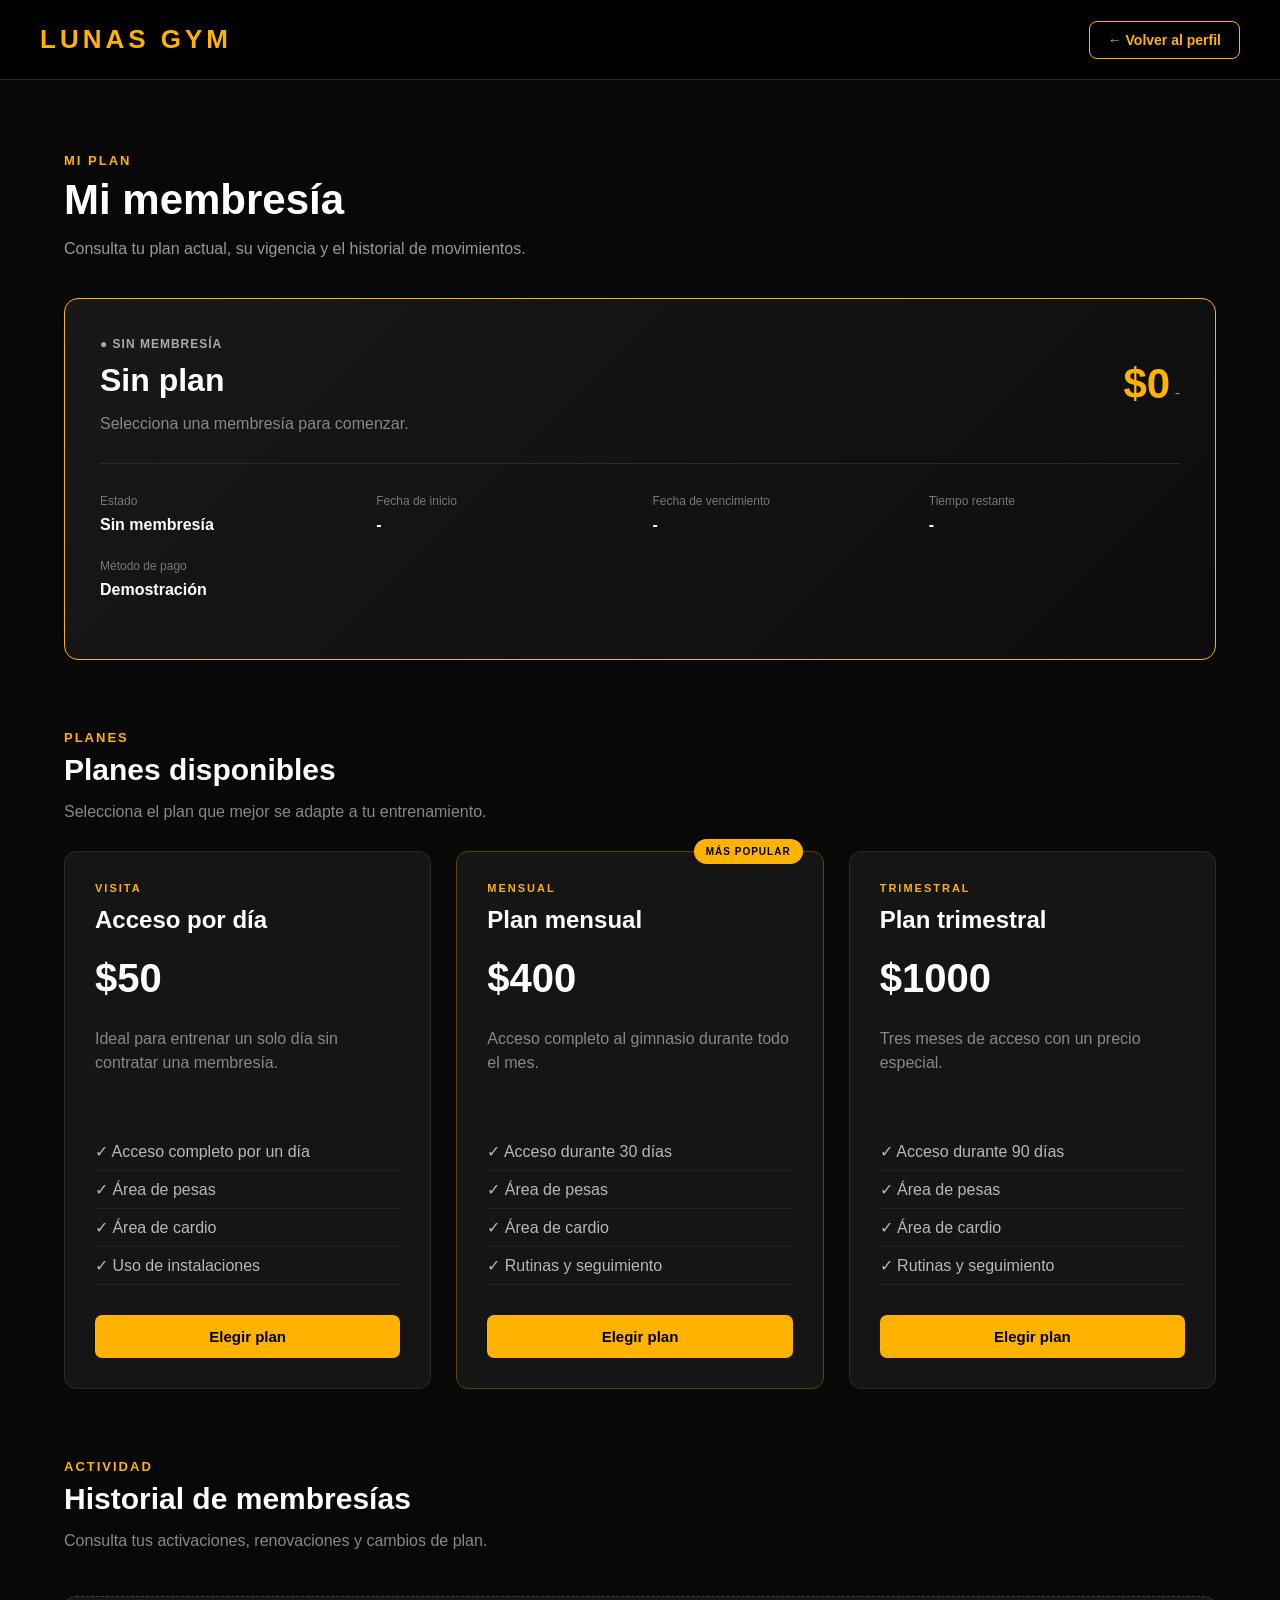
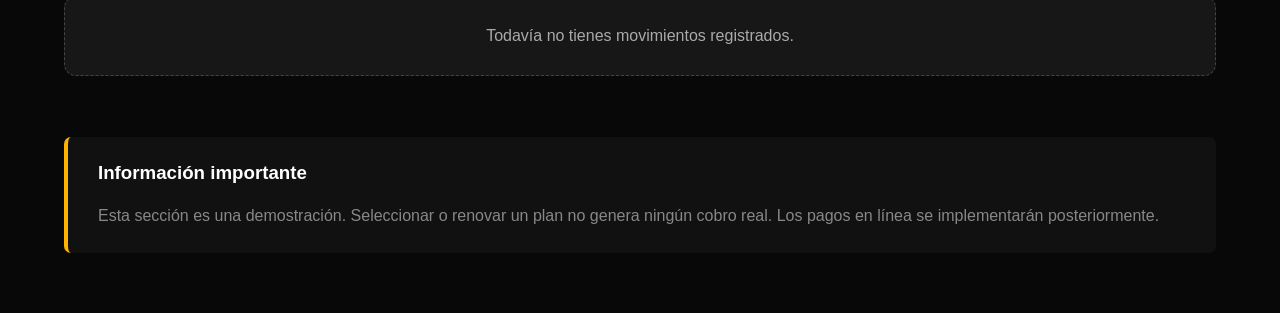
<file: GYM/membresia.html>
<!DOCTYPE html>
<html lang="es">

<head>
    <meta charset="UTF-8">
    <meta name="viewport" content="width=device-width, initial-scale=1.0">
    <title>Mi Membresía | Lunas Gym</title>
    <link rel="stylesheet" href="css/style.css">
</head>

<body class="pagina-membresia">

    <!-- ENCABEZADO -->

    <header class="header-perfil">

        <a href="perfil.html" class="logo-perfil">
            LUNAS GYM
        </a>

        <a href="perfil.html" class="volver-perfil">
            ← Volver al perfil
        </a>

    </header>

    <main class="contenido-membresia">

        <!-- TÍTULO -->

        <section class="encabezado-membresia">

            <p class="subtitulo-perfil">MI PLAN</p>

            <h1>Mi membresía</h1>

            <p>
                Consulta tu plan actual, su vigencia
                y el historial de movimientos.
            </p>

        </section>

        <!-- MEMBRESÍA ACTUAL -->

        <section class="membresia-actual">

            <div class="cabecera-plan-actual">

                <div>

                    <span
                        class="estado-plan"
                        id="estadoPlanActual">
                        ● SIN MEMBRESÍA
                    </span>

                    <h2 id="nombrePlanActual">
                        Sin plan
                    </h2>

                    <p id="descripcionPlanActual">
                        Selecciona un plan para comenzar.
                    </p>

                </div>

                <div class="precio-plan-actual">

                    <strong id="precioPlanActual">
                        $0
                    </strong>

                    <span id="periodoPlanActual">
                        -
                    </span>

                </div>

            </div>

            <div class="datos-plan">

                <div>
                    <span>Estado</span>
                    <strong id="estadoMembresiaDato">
                        Sin membresía
                    </strong>
                </div>

                <div>
                    <span>Fecha de inicio</span>
                    <strong id="fechaInicio">-</strong>
                </div>

                <div>
                    <span>Fecha de vencimiento</span>
                    <strong id="fechaRenovacion">-</strong>
                </div>

                <div>
                    <span>Tiempo restante</span>
                    <strong id="diasRestantes">-</strong>
                </div>

                <div>
                    <span>Método de pago</span>
                    <strong>Demostración</strong>
                </div>

            </div>

            <div class="acciones-membresia">

                <button
                    type="button"
                    id="botonRenovar"
                    class="boton-renovar-membresia"
                    hidden>
                    Renovar membresía
                </button>

                <p id="mensajeMembresia" aria-live="polite"></p>

            </div>

        </section>

        <!-- PLANES DISPONIBLES -->

        <section class="seccion-planes">

            <div class="titulo-planes">

                <p class="subtitulo-perfil">PLANES</p>

                <h2>Planes disponibles</h2>

                <p>
                    Selecciona el plan que mejor se adapte
                    a tu entrenamiento.
                </p>

            </div>

            <div class="planes-membresia">

                <!-- VISITA -->

                <article
                    class="plan-membresia"
                    data-plan="visita">

                    <span class="tipo-plan">VISITA</span>

                    <h3>Acceso por día</h3>

                    <div class="precio-plan">$50</div>

                    <p class="descripcion-plan">
                        Ideal para entrenar un solo día
                        sin contratar una membresía.
                    </p>

                    <ul>
                        <li>✓ Acceso completo por un día</li>
                        <li>✓ Área de pesas</li>
                        <li>✓ Área de cardio</li>
                        <li>✓ Uso de instalaciones</li>
                    </ul>

                    <button
                        type="button"
                        class="boton-elegir-plan">
                        Elegir plan
                    </button>

                </article>

                <!-- MENSUAL -->

                <article
                    class="plan-membresia plan-destacado"
                    data-plan="mensual">

                    <div class="recomendado">
                        MÁS POPULAR
                    </div>

                    <span class="tipo-plan">MENSUAL</span>

                    <h3>Plan mensual</h3>

                    <div class="precio-plan">$400</div>

                    <p class="descripcion-plan">
                        Acceso completo al gimnasio
                        durante todo el mes.
                    </p>

                    <ul>
                        <li>✓ Acceso durante 30 días</li>
                        <li>✓ Área de pesas</li>
                        <li>✓ Área de cardio</li>
                        <li>✓ Rutinas y seguimiento</li>
                    </ul>

                    <button
                        type="button"
                        class="boton-elegir-plan">
                        Elegir plan
                    </button>

                </article>

                <!-- TRIMESTRAL -->

                <article
                    class="plan-membresia"
                    data-plan="trimestral">

                    <span class="tipo-plan">TRIMESTRAL</span>

                    <h3>Plan trimestral</h3>

                    <div class="precio-plan">$1000</div>

                    <p class="descripcion-plan">
                        Tres meses de acceso con un
                        precio especial.
                    </p>

                    <ul>
                        <li>✓ Acceso durante 90 días</li>
                        <li>✓ Área de pesas</li>
                        <li>✓ Área de cardio</li>
                        <li>✓ Rutinas y seguimiento</li>
                    </ul>

                    <button
                        type="button"
                        class="boton-elegir-plan">
                        Elegir plan
                    </button>

                </article>

            </div>

        </section>

        <!-- HISTORIAL DE MOVIMIENTOS -->

        <section class="seccion-historial-membresia">

            <div class="titulo-planes">

                <p class="subtitulo-perfil">ACTIVIDAD</p>

                <h2>Historial de membresías</h2>

                <p>
                    Consulta tus activaciones, renovaciones
                    y cambios de plan.
                </p>

            </div>

            <div id="historialMembresias" class="lista-movimientos">

                <p class="sin-movimientos">
                    Todavía no tienes movimientos registrados.
                </p>

            </div>

        </section>

        <!-- INFORMACIÓN -->

        <section class="info-renovacion">

            <div>

                <h3>Información importante</h3>

                <p>
                    Esta sección es una demostración.
                    Seleccionar o renovar un plan no genera
                    ningún cobro real. Los pagos en línea
                    se implementarán posteriormente.
                </p>

            </div>

        </section>

    </main>

    <script src="js/membresia.js"></script>

</body>
</html>
</file>
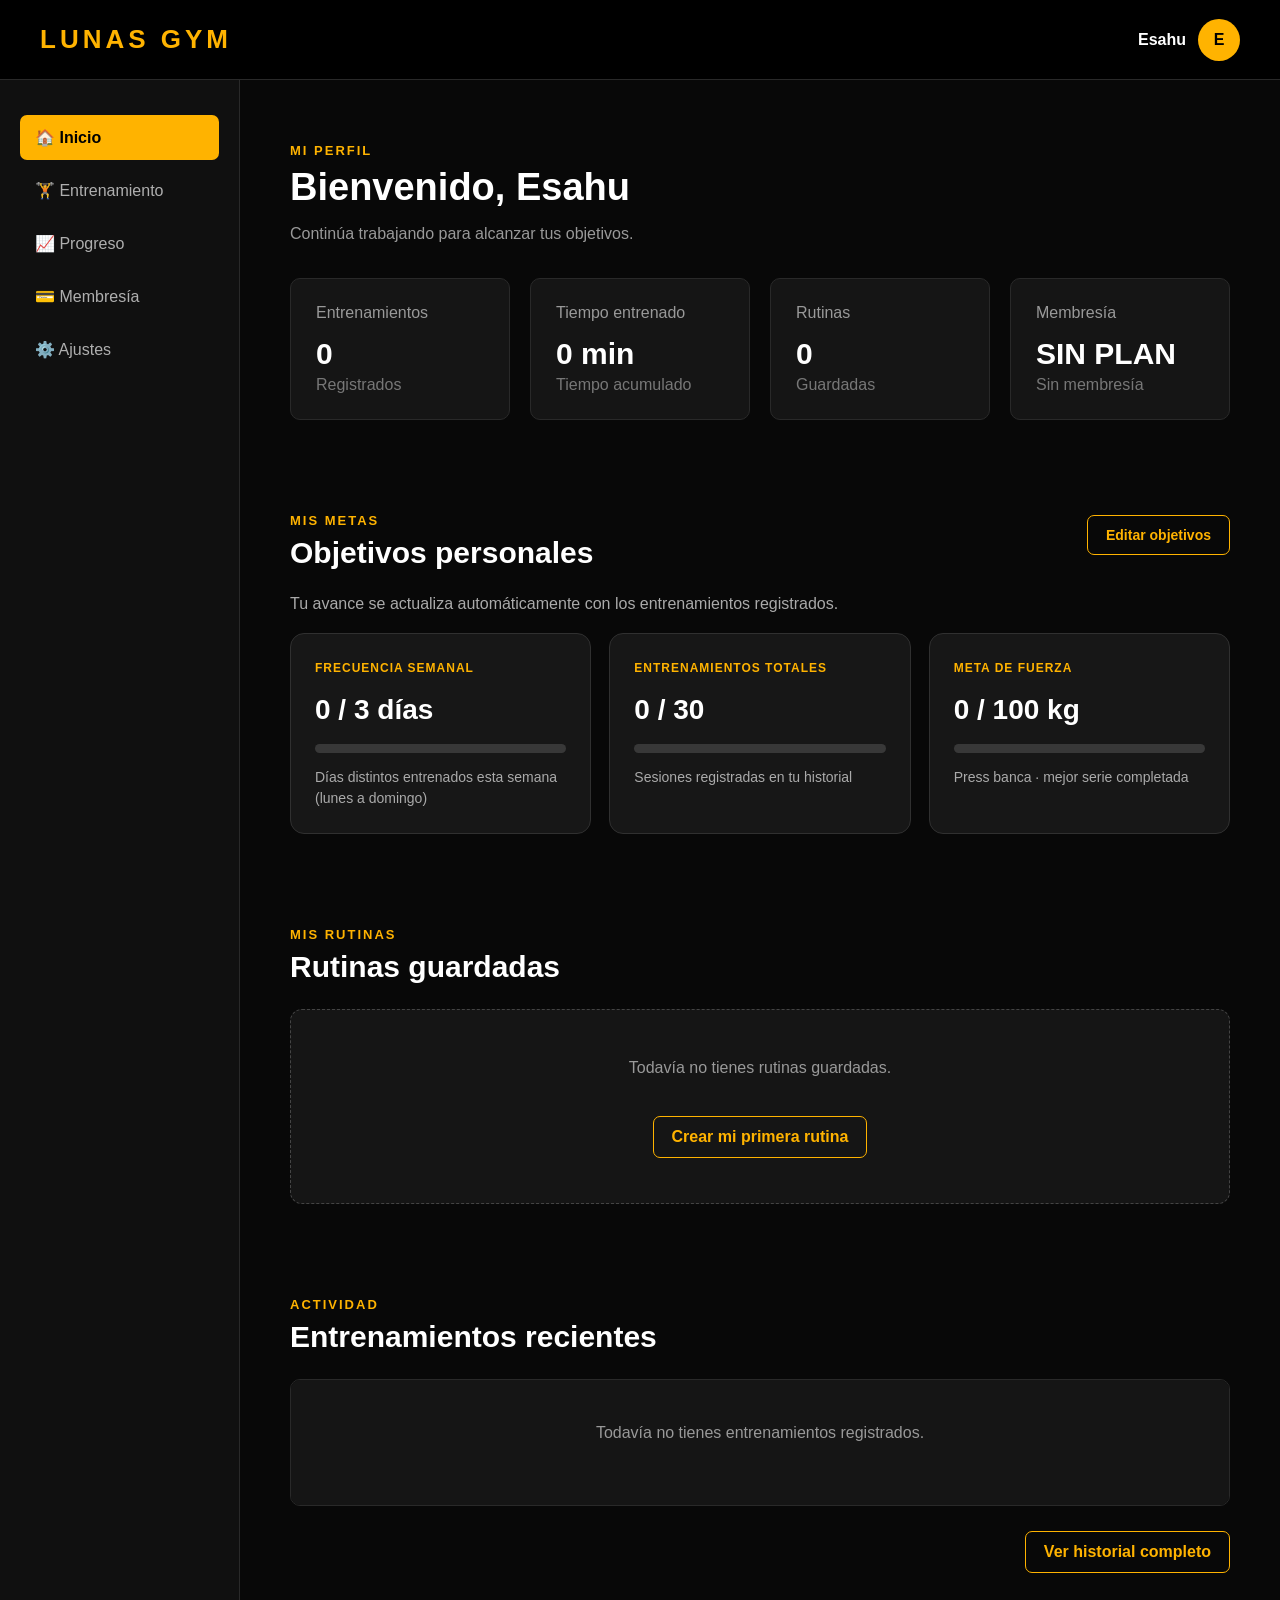
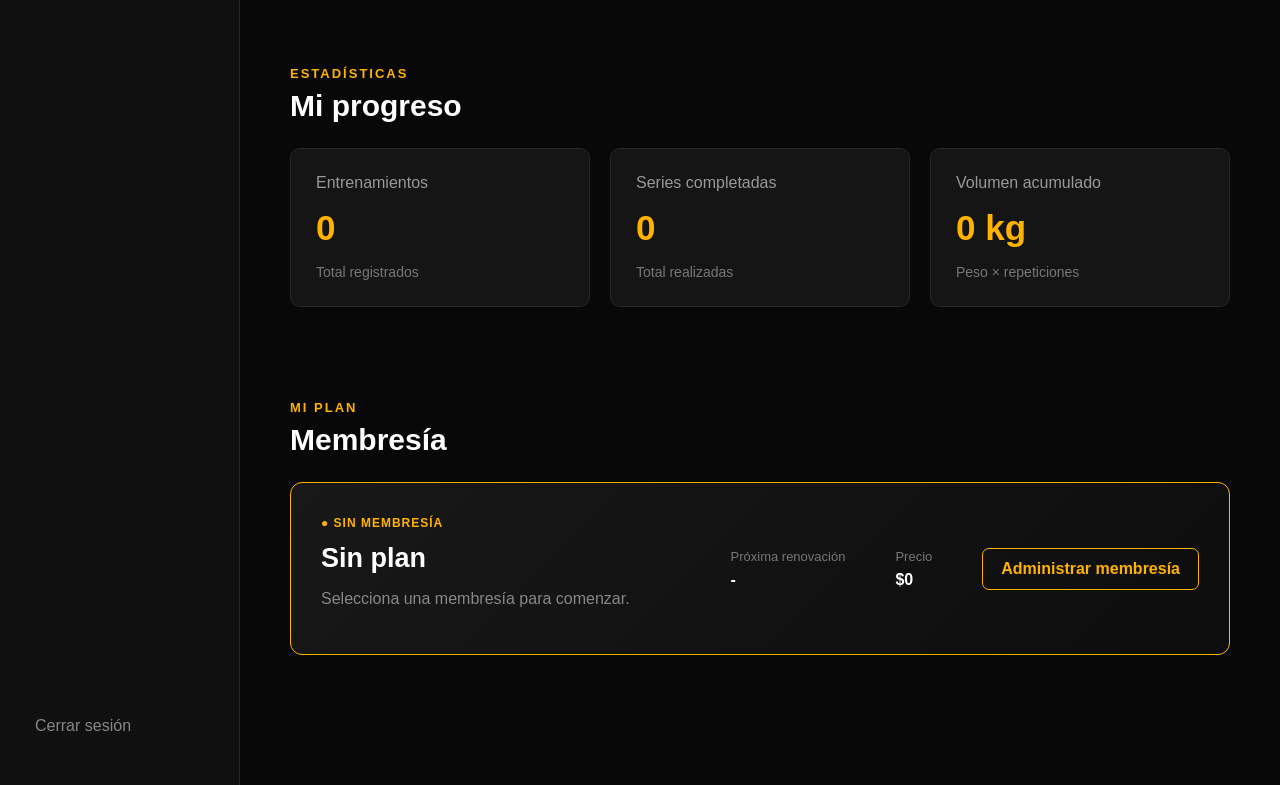
<file: GYM/perfil.html>
<!DOCTYPE html>
<html lang="es">

<head>
    <meta charset="UTF-8">
    <meta name="viewport" content="width=device-width, initial-scale=1.0">
    <title>Mi Perfil | Lunas Gym</title>
    <link rel="stylesheet" href="css/style.css">
</head>

<body class="pagina-perfil">

    <header class="header-perfil">
        <a href="index.html" class="logo-perfil">LUNAS GYM</a>

        <div class="usuario-header">
            <span id="nombreHeader">Usuario</span>
            <div class="avatar" id="avatarUsuario">U</div>
        </div>
    </header>

    <div class="panel-perfil">

        <aside class="menu-perfil">
            <nav>
                <a href="#resumen" class="menu-activo">🏠 Inicio</a>
                <a href="entrenamiento.html">🏋️ Entrenamiento</a>
                <a href="progreso.html">📈 Progreso</a>
                <a href="membresia.html">💳 Membresía</a>
                <a href="ajustes.html">⚙️ Ajustes</a>
            </nav>

            <a href="index.html" class="cerrar-sesion">
                Cerrar sesión
            </a>
        </aside>

        <main class="contenido-perfil">

            <!-- INICIO -->
            <section id="resumen" class="seccion-perfil">

                <p class="saludo">MI PERFIL</p>

                <h1>
                    Bienvenido,
                    <span id="nombreBienvenida">Usuario</span>
                </h1>

                <p class="descripcion-perfil">
                    Continúa trabajando para alcanzar tus objetivos.
                </p>

                <div class="resumen-perfil">

                    <div class="tarjeta-resumen">
                        <span>Entrenamientos</span>
                        <strong id="resumenEntrenamientos">0</strong>
                        <p>Registrados</p>
                    </div>

                    <div class="tarjeta-resumen">
                        <span>Tiempo entrenado</span>
                        <strong id="resumenTiempo">0 h</strong>
                        <p>Tiempo acumulado</p>
                    </div>

                    <div class="tarjeta-resumen">
                        <span>Rutinas</span>
                        <strong id="resumenRutinas">0</strong>
                        <p>Guardadas</p>
                    </div>

                    <div class="tarjeta-resumen">
                        <span>Membresía</span>
                        <strong id="resumenMembresia">SIN PLAN</strong>
                        <p id="resumenPlan">Sin membresía</p>
                    </div>

                </div>
            </section>

            <!-- OBJETIVOS PERSONALES -->
            <section id="objetivos" class="seccion-perfil seccion-objetivos">

                <div class="encabezado-seccion-perfil">
                    <div>
                        <p class="subtitulo-perfil">MIS METAS</p>
                        <h2>Objetivos personales</h2>
                    </div>

                    <button
                        type="button"
                        id="editarObjetivos"
                        class="boton-secundario">
                        Editar objetivos
                    </button>
                </div>

                <p class="descripcion-objetivos">
                    Tu avance se actualiza automáticamente
                    con los entrenamientos registrados.
                </p>

                <div class="objetivos-grid">

                    <article class="tarjeta-objetivo">
                        <span class="objetivo-etiqueta">
                            FRECUENCIA SEMANAL
                        </span>

                        <h3>
                            <span id="objetivoSemanalActual">0</span>
                            /
                            <span id="objetivoSemanalMeta">3</span>
                            días
                        </h3>

                        <div class="barra-objetivo">
                            <div
                                id="barraObjetivoSemanal"
                                class="relleno-objetivo">
                            </div>
                        </div>

                        <p id="textoObjetivoSemanal">
                            Días entrenados esta semana
                        </p>
                    </article>

                    <article class="tarjeta-objetivo">
                        <span class="objetivo-etiqueta">
                            ENTRENAMIENTOS TOTALES
                        </span>

                        <h3>
                            <span id="objetivoTotalActual">0</span>
                            /
                            <span id="objetivoTotalMeta">30</span>
                        </h3>

                        <div class="barra-objetivo">
                            <div
                                id="barraObjetivoTotal"
                                class="relleno-objetivo">
                            </div>
                        </div>

                        <p>
                            Sesiones registradas en tu historial
                        </p>
                    </article>

                    <article class="tarjeta-objetivo">
                        <span class="objetivo-etiqueta">
                            META DE FUERZA
                        </span>

                        <h3>
                            <span id="objetivoFuerzaActual">0</span>
                            /
                            <span id="objetivoFuerzaMeta">100</span>
                            kg
                        </h3>

                        <div class="barra-objetivo">
                            <div
                                id="barraObjetivoFuerza"
                                class="relleno-objetivo">
                            </div>
                        </div>

                        <p id="textoObjetivoFuerza">
                            Press banca
                        </p>
                    </article>

                </div>

                <!-- FORMULARIO PARA EDITAR OBJETIVOS -->
                <form id="formObjetivos" class="form-objetivos" hidden>

                    <h3>Configurar objetivos</h3>

                    <div class="campos-objetivos">

                        <label>
                            Días por semana
                            <input
                                type="number"
                                id="metaSemanal"
                                min="1"
                                max="7"
                                step="1"
                                required>
                        </label>

                        <label>
                            Entrenamientos totales
                            <input
                                type="number"
                                id="metaTotal"
                                min="1"
                                max="100000"
                                step="1"
                                required>
                        </label>

                        <label>
                            Ejercicio de fuerza
                            <input
                                type="text"
                                id="metaEjercicio"
                                placeholder="Ej. Press banca"
                                maxlength="100"
                                required>
                        </label>

                        <label>
                            Peso objetivo (kg)
                            <input
                                type="number"
                                id="metaPeso"
                                min="0.5"
                                max="10000"
                                step="0.5"
                                required>
                        </label>

                    </div>

                    <p
                        id="mensajeObjetivos"
                        role="alert"
                        aria-live="polite">
                    </p>

                    <div class="acciones-objetivos">

                        <button
                            type="button"
                            id="cancelarObjetivos"
                            class="boton-secundario">
                            Cancelar
                        </button>

                        <button
                            type="submit"
                            class="boton-perfil">
                            Guardar objetivos
                        </button>

                    </div>
                </form>
            </section>

            <!-- RUTINAS GUARDADAS -->
            <section id="rutinas" class="seccion-perfil">

                <div class="encabezado-seccion-perfil">
                    <div>
                        <p class="subtitulo-perfil">MIS RUTINAS</p>
                        <h2>Rutinas guardadas</h2>
                    </div>
                </div>

                <div
                    id="rutinasPerfil"
                    class="contenedor-rutinas">
                </div>

            </section>

            <!-- ENTRENAMIENTOS RECIENTES -->
            <section id="historial" class="seccion-perfil">

                <div class="encabezado-seccion-perfil">
                    <div>
                        <p class="subtitulo-perfil">ACTIVIDAD</p>
                        <h2>Entrenamientos recientes</h2>
                    </div>
                </div>

                <div
                    id="entrenamientosRecientes"
                    class="historial-entrenamientos">
                </div>

                <div class="ver-historial-completo">
                    <a href="progreso.html" class="boton-secundario">
                        Ver historial completo
                    </a>
                </div>

            </section>

            <!-- PROGRESO -->
            <section id="progreso" class="seccion-perfil">

                <div class="encabezado-seccion-perfil">
                    <div>
                        <p class="subtitulo-perfil">ESTADÍSTICAS</p>
                        <h2>Mi progreso</h2>
                    </div>
                </div>

                <div class="progreso-grid">

                    <div class="tarjeta-progreso">
                        <p>Entrenamientos</p>
                        <h3 id="progresoEntrenamientosPerfil">0</h3>
                        <span>Total registrados</span>
                    </div>

                    <div class="tarjeta-progreso">
                        <p>Series completadas</p>
                        <h3 id="progresoSeriesPerfil">0</h3>
                        <span>Total realizadas</span>
                    </div>

                    <div class="tarjeta-progreso">
                        <p>Volumen acumulado</p>
                        <h3 id="progresoVolumenPerfil">0 kg</h3>
                        <span>Peso × repeticiones</span>
                    </div>

                </div>
            </section>

            <!-- MEMBRESÍA -->
            <section id="membresia" class="seccion-perfil">

                <div class="encabezado-seccion-perfil">
                    <div>
                        <p class="subtitulo-perfil">MI PLAN</p>
                        <h2>Membresía</h2>
                    </div>
                </div>

                <div class="tarjeta-membresia-perfil">

                    <div>
                        <span
                            class="estado-membresia"
                            id="estadoMembresiaPerfil">
                            ● SIN MEMBRESÍA
                        </span>

                        <h3 id="planMembresiaPerfil">Sin plan</h3>

                        <p id="descripcionMembresiaPerfil">
                            Selecciona una membresía para comenzar.
                        </p>
                    </div>

                    <div class="datos-membresia">

                        <div>
                            <span>Próxima renovación</span>
                            <strong id="renovacionMembresiaPerfil">-</strong>
                        </div>

                        <div>
                            <span>Precio</span>
                            <strong id="precioMembresiaPerfil">$0</strong>
                        </div>

                    </div>

                    <a href="membresia.html" class="boton-secundario">
                        Administrar membresía
                    </a>

                </div>
            </section>

        </main>
    </div>

    <script src="js/perfil.js"></script>

</body>
</html>
</file>
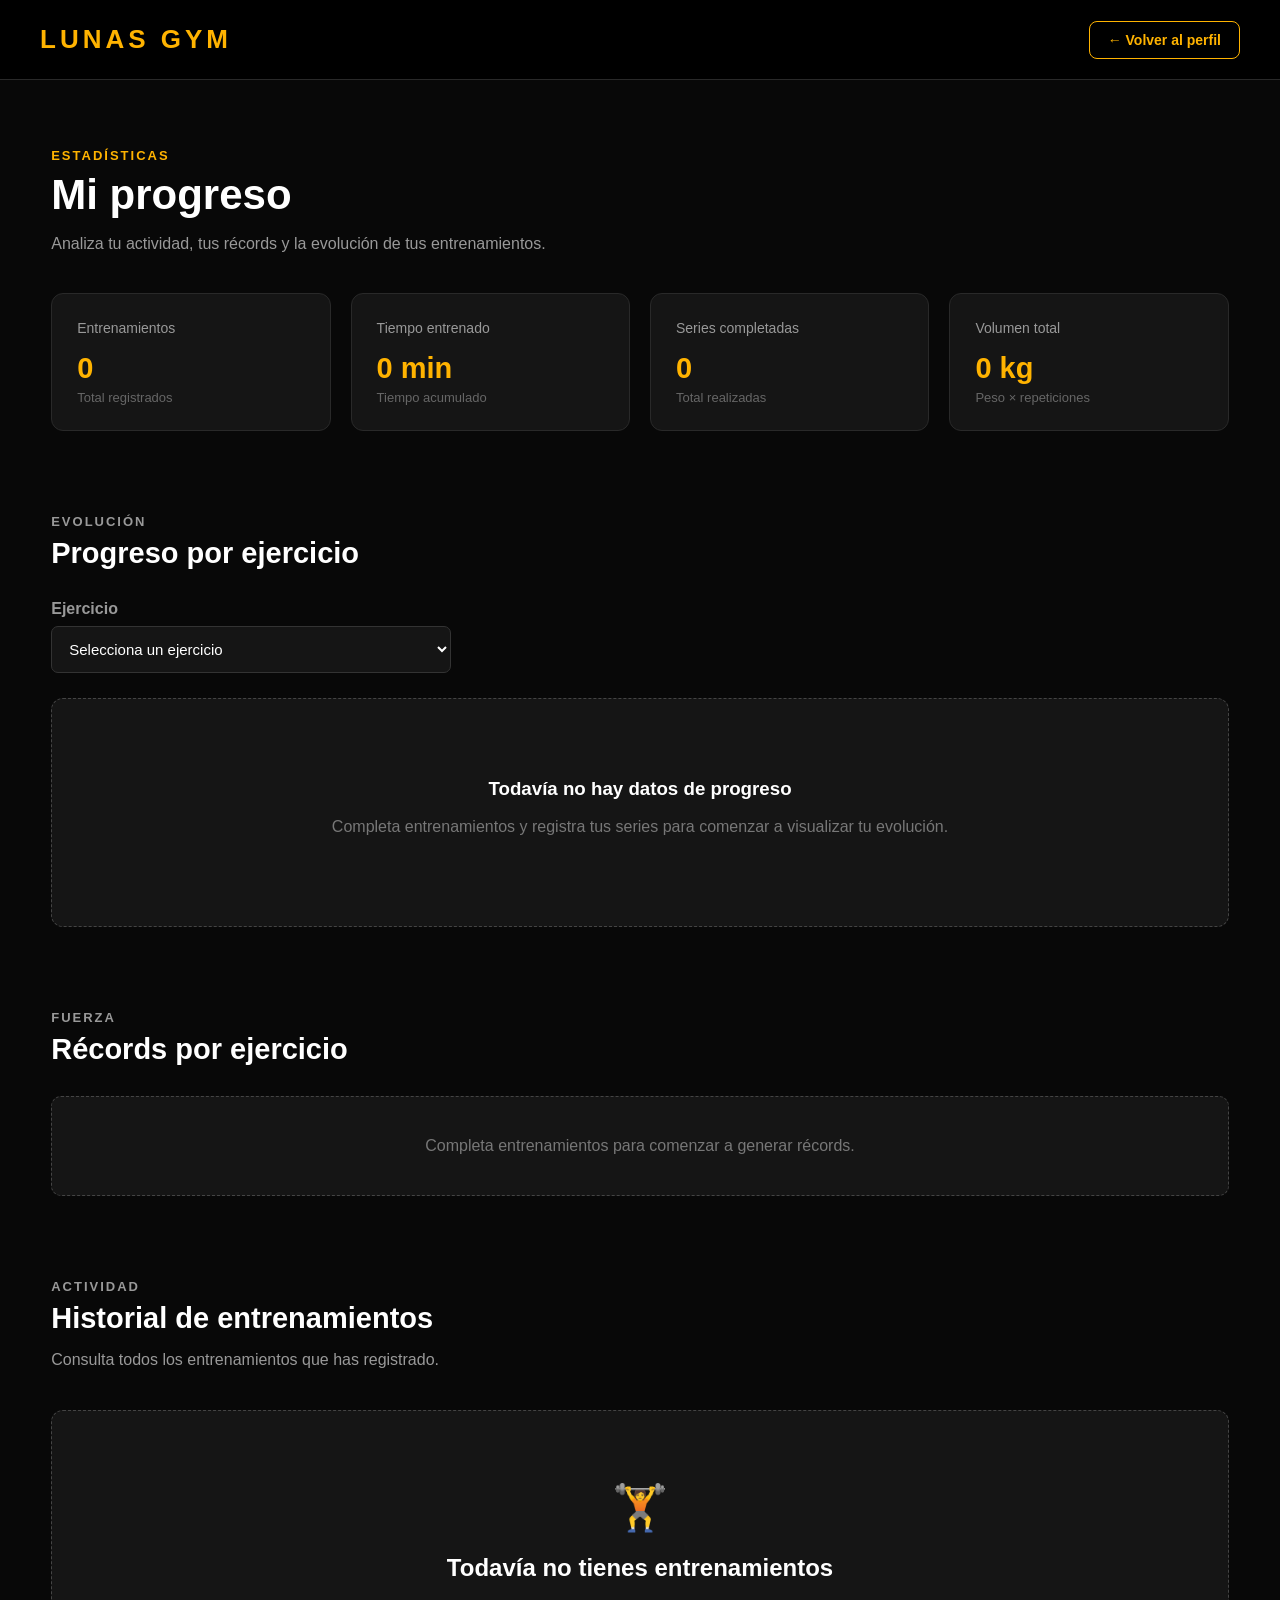
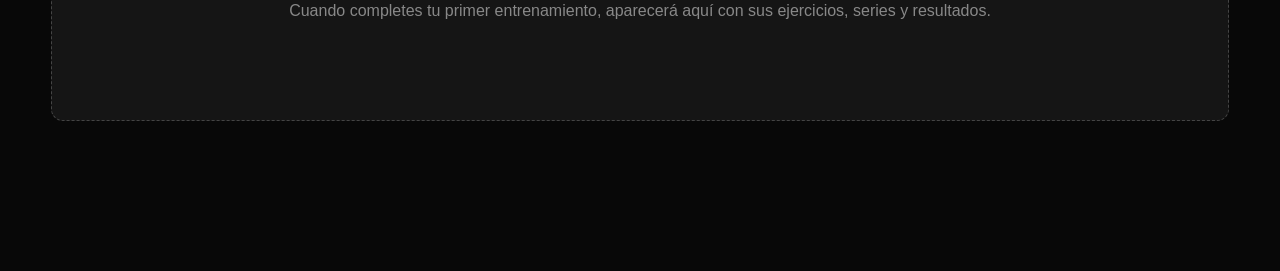
<file: GYM/progreso.html>
<!DOCTYPE html>
<html lang="es">

<head>
    <meta charset="UTF-8">
    <meta name="viewport" content="width=device-width, initial-scale=1.0">

    <title>Mi Progreso | Lunas Gym</title>

    <link rel="stylesheet" href="css/style.css">
</head>

<body class="pagina-progreso">

    <!-- ENCABEZADO -->

    <header class="header-perfil">

        <a href="perfil.html" class="logo-perfil">
            LUNAS GYM
        </a>

        <a href="perfil.html" class="volver-perfil">
            ← Volver al perfil
        </a>

    </header>


    <main class="contenido-progreso">

        <!-- TÍTULO -->

        <section class="encabezado-progreso">

            <p class="subtitulo-perfil">
                ESTADÍSTICAS
            </p>

            <h1>Mi progreso</h1>

            <p>
                Analiza tu actividad, tus récords y la evolución
                de tus entrenamientos.
            </p>

        </section>


        <!-- ESTADÍSTICAS GENERALES -->

        <section class="resumen-progreso">

            <div class="estadistica-progreso">

                <span>Entrenamientos</span>

                <strong id="progresoEntrenamientos">
                    0
                </strong>

                <p>Total registrados</p>

            </div>


            <div class="estadistica-progreso">

                <span>Tiempo entrenado</span>

                <strong id="progresoTiempo">
                    0 h
                </strong>

                <p>Tiempo acumulado</p>

            </div>


            <div class="estadistica-progreso">

                <span>Series completadas</span>

                <strong id="progresoSeries">
                    0
                </strong>

                <p>Total realizadas</p>

            </div>


            <div class="estadistica-progreso">

                <span>Volumen total</span>

                <strong id="progresoVolumen">
                    0 kg
                </strong>

                <p>Peso × repeticiones</p>

            </div>

        </section>


        <!-- ==========================================
             PROGRESO POR EJERCICIO
        =========================================== -->

        <section class="bloque-progreso">

            <div class="titulo-bloque-progreso">

                <div>

                    <p class="subtitulo-perfil">
                        EVOLUCIÓN
                    </p>

                    <h2>Progreso por ejercicio</h2>

                </div>

            </div>


            <div class="selector-ejercicio">

                <label for="seleccionarEjercicio">
                    Ejercicio
                </label>

                <select id="seleccionarEjercicio">

                    <option value="">
                        Selecciona un ejercicio
                    </option>

                </select>

            </div>


            <!-- SIN DATOS -->

            <div
                class="sin-progreso oculto"
                id="sinProgreso">

                <h3>
                    Todavía no hay datos de progreso
                </h3>

                <p>
                    Completa entrenamientos y registra tus series
                    para comenzar a visualizar tu evolución.
                </p>

            </div>


            <!-- DETALLE -->

            <div
                class="detalle-progreso-ejercicio oculto"
                id="detalleProgresoEjercicio">

                <!-- RESUMEN -->

                <div class="resumen-ejercicio-progreso">

                    <div>

                        <span>Mejor peso</span>

                        <strong id="mejorPeso">
                            0 kg
                        </strong>

                    </div>


                    <div>

                        <span>Mejor volumen</span>

                        <strong id="mejorVolumenEjercicio">
                            0 kg
                        </strong>

                    </div>


                    <div>

                        <span>Veces entrenado</span>

                        <strong id="vecesEntrenado">
                            0
                        </strong>

                    </div>

                </div>


                <!-- GRÁFICA -->

                <div class="contenedor-grafica-progreso">

                    <div class="encabezado-grafica">

                        <div>

                            <span>
                                EVOLUCIÓN
                            </span>

                            <h3>
                                Mejor peso por entrenamiento
                            </h3>

                        </div>

                        <strong id="nombreEjercicioGrafica">
                            Ejercicio
                        </strong>

                    </div>


                    <div class="grafica-scroll">

                        <canvas
                            id="graficaProgreso"
                            width="900"
                            height="360">
                        </canvas>

                    </div>

                </div>


                <!-- TABLA -->

                <div class="tabla-progreso">

                    <div class="cabecera-tabla-progreso">

                        <span>Fecha</span>

                        <span>Mejor peso</span>

                        <span>Volumen</span>

                        <span>Series</span>

                    </div>


                    <div id="historialEjercicio">
                    </div>

                </div>

            </div>

        </section>


        <!-- ==========================================
             RÉCORDS
        =========================================== -->

        <section class="bloque-progreso">

            <div class="titulo-bloque-progreso">

                <div>

                    <p class="subtitulo-perfil">
                        FUERZA
                    </p>

                    <h2>Récords por ejercicio</h2>

                </div>

            </div>


            <div
                class="records-grid"
                id="recordsEjercicios">
            </div>

        </section>


        <!-- ==========================================
             HISTORIAL COMPLETO
        =========================================== -->

        <section class="bloque-progreso">

            <div class="titulo-bloque-progreso">

                <div>

                    <p class="subtitulo-perfil">
                        ACTIVIDAD
                    </p>

                    <h2>Historial de entrenamientos</h2>

                    <p>
                        Consulta todos los entrenamientos
                        que has registrado.
                    </p>

                </div>

            </div>


            <div id="listaHistorial">
            </div>


            <!-- HISTORIAL VACÍO -->

            <div
                class="historial-vacio oculto"
                id="historialVacio">

                <div class="icono-historial">
                    🏋️
                </div>

                <h2>
                    Todavía no tienes entrenamientos
                </h2>

                <p>
                    Cuando completes tu primer entrenamiento,
                    aparecerá aquí con sus ejercicios,
                    series y resultados.
                </p>

            </div>

        </section>

    </main>


    <!-- ==========================================
         MODAL DETALLE ENTRENAMIENTO
    =========================================== -->

    <div
        class="modal-historial oculto"
        id="modalHistorial">

        <div class="modal-historial-contenido">

            <div class="modal-header">

                <div>

                    <p class="subtitulo-perfil">
                        ENTRENAMIENTO
                    </p>

                    <h2 id="modalNombre">
                        Rutina
                    </h2>

                    <p
                        class="fecha-modal"
                        id="modalFecha">
                    </p>

                </div>


                <button
                    type="button"
                    class="cerrar-modal"
                    id="cerrarHistorial">

                    ×

                </button>

            </div>


            <div
                class="resumen-modal-entrenamiento"
                id="resumenModal">
            </div>


            <div id="detalleEjercicios">
            </div>

        </div>

    </div>


    <script src="js/progreso.js"></script>

</body>

</html>
</file>
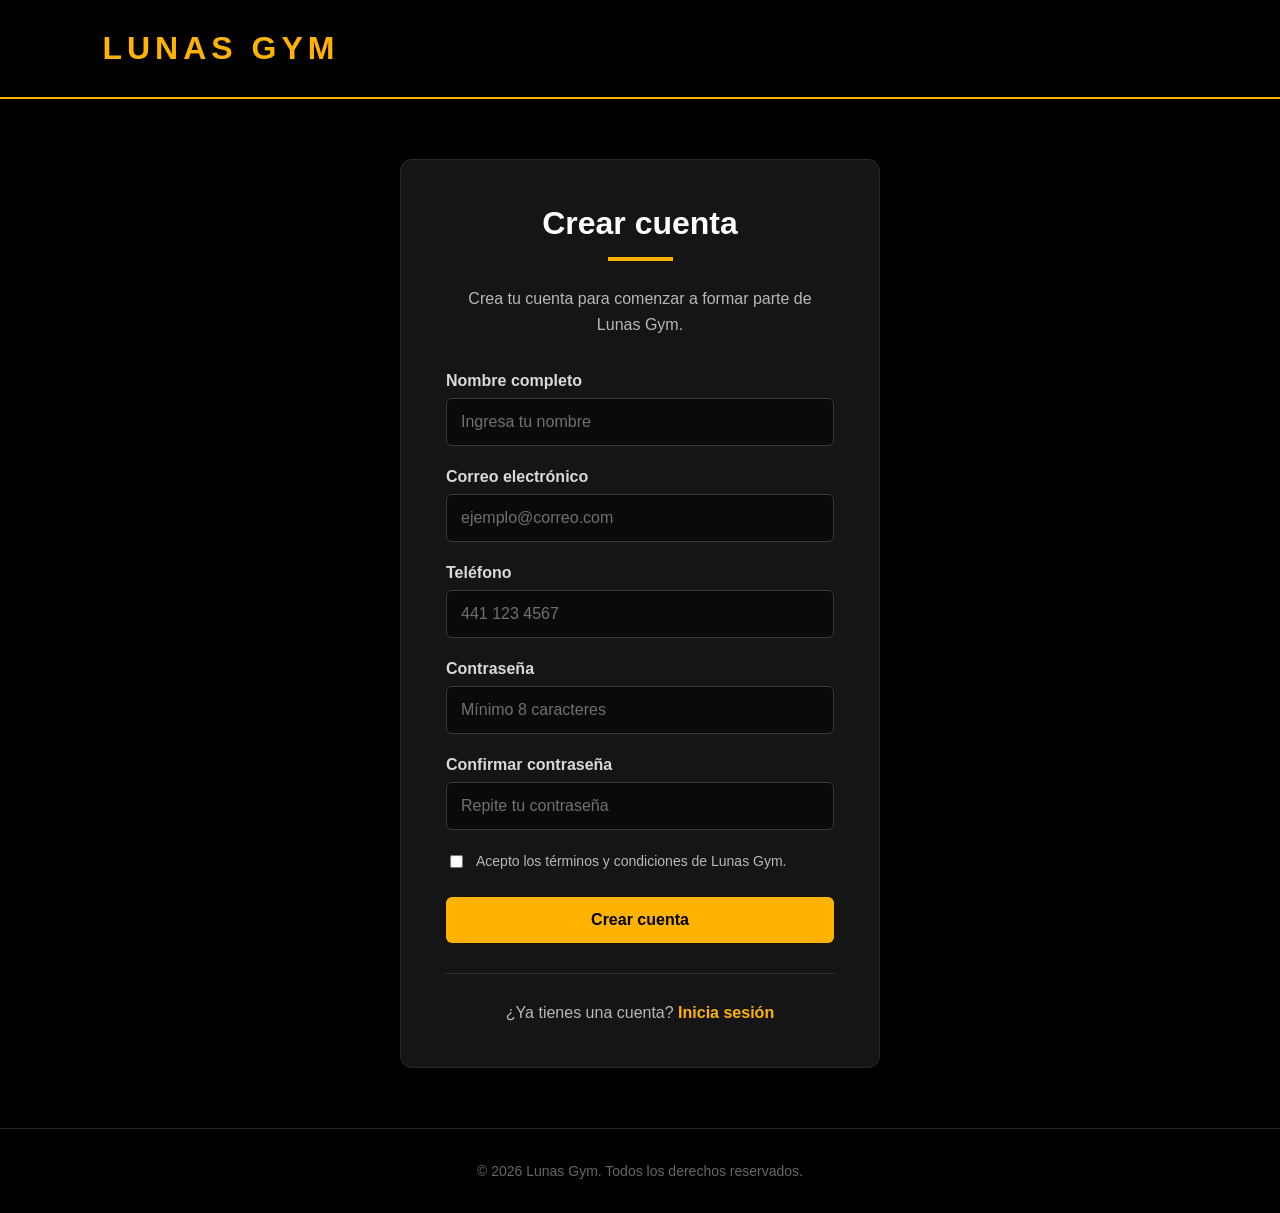
<file: GYM/registro.html>
<!DOCTYPE html>
<html lang="es">

<head>
    <meta charset="UTF-8">
    <meta name="viewport" content="width=device-width, initial-scale=1.0">

    <title>Crear cuenta | Lunas Gym</title>

    <link rel="stylesheet" href="css/style.css">
</head>

<body class="pagina-cuenta">

    <header class="header-cuenta">
        <a href="index.html" class="logo-cuenta">
            LUNAS GYM
        </a>
    </header>

    <main class="contenedor-cuenta">

        <div class="tarjeta-cuenta">

            <h1>Crear cuenta</h1>

            <div class="linea-cuenta"></div>

            <p class="texto-cuenta">
                Crea tu cuenta para comenzar a formar parte
                de Lunas Gym.
            </p>

            <form id="formRegistro">

                <div class="campo">
                    <label for="nombre">Nombre completo</label>

                    <input
                        type="text"
                        id="nombre"
                        name="nombre"
                        placeholder="Ingresa tu nombre"
                        autocomplete="name"
                        required>
                </div>

                <div class="campo">
                    <label for="correo">Correo electrónico</label>

                    <input
                        type="email"
                        id="correo"
                        name="correo"
                        placeholder="ejemplo@correo.com"
                        autocomplete="email"
                        required>
                </div>

                <div class="campo">
                    <label for="telefono">Teléfono</label>

                    <input
                        type="tel"
                        id="telefono"
                        name="telefono"
                        placeholder="441 123 4567"
                        autocomplete="tel"
                        required>
                </div>

                <div class="campo">
                    <label for="contrasena">Contraseña</label>

                    <input
                        type="password"
                        id="contrasena"
                        name="contrasena"
                        placeholder="Mínimo 8 caracteres"
                        autocomplete="new-password"
                        minlength="8"
                        required>
                </div>

                <div class="campo">
                    <label for="confirmar">Confirmar contraseña</label>

                    <input
                        type="password"
                        id="confirmar"
                        name="confirmar"
                        placeholder="Repite tu contraseña"
                        autocomplete="new-password"
                        minlength="8"
                        required>
                </div>

                <label class="terminos">

                    <input
                        type="checkbox"
                        id="terminos"
                        required>

                    <span>
                        Acepto los términos y condiciones
                        de Lunas Gym.
                    </span>

                </label>

                <p
                    id="mensajeRegistro"
                    role="alert"
                    aria-live="polite"
                    style="display:none; color:#ff7777; margin:15px 0;">
                </p>

                <button type="submit" class="boton-cuenta">
                    Crear cuenta
                </button>

            </form>

            <div class="separador-cuenta"></div>

            <p class="cambiar-cuenta">
                ¿Ya tienes una cuenta?
                <a href="login.html">Inicia sesión</a>
            </p>

        </div>

    </main>

    <footer class="footer-cuenta">
        <p>© 2026 Lunas Gym. Todos los derechos reservados.</p>
    </footer>

    <script src="js/registro.js"></script>

</body>

</html>
</file>
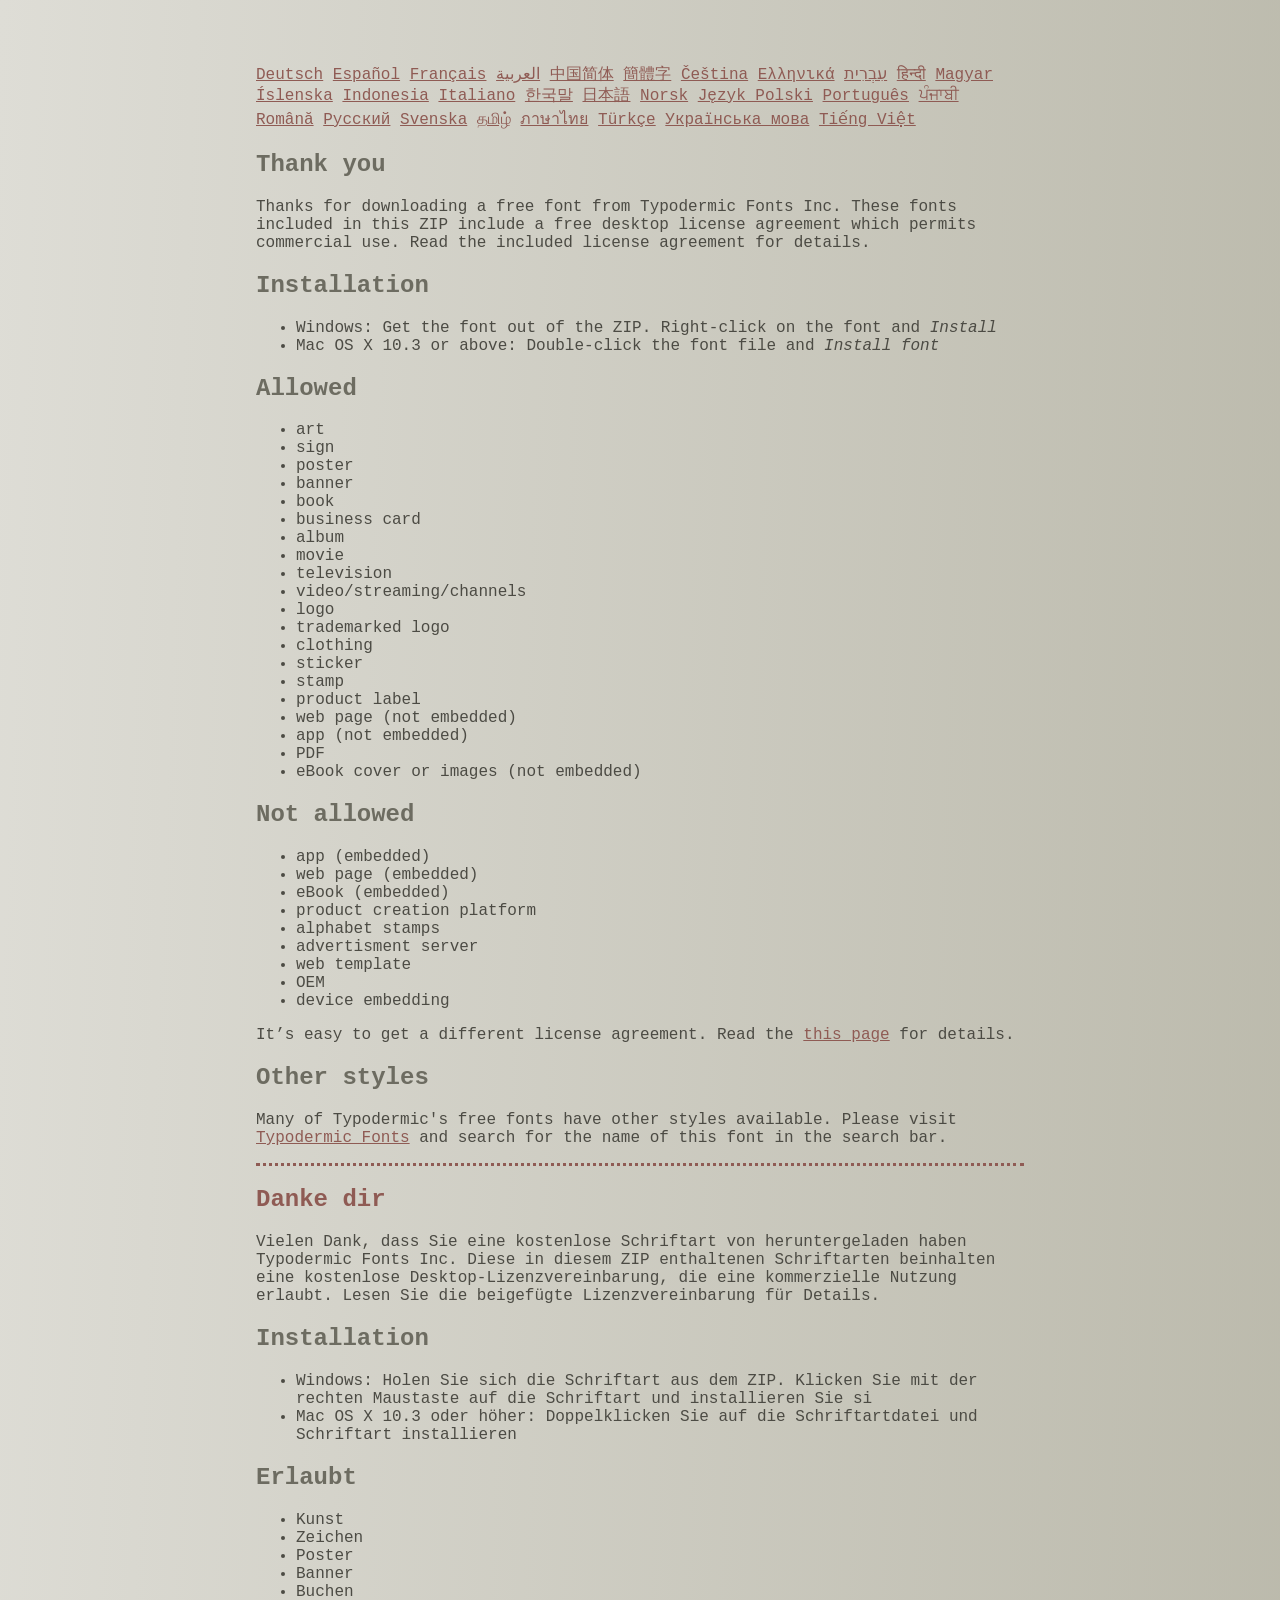
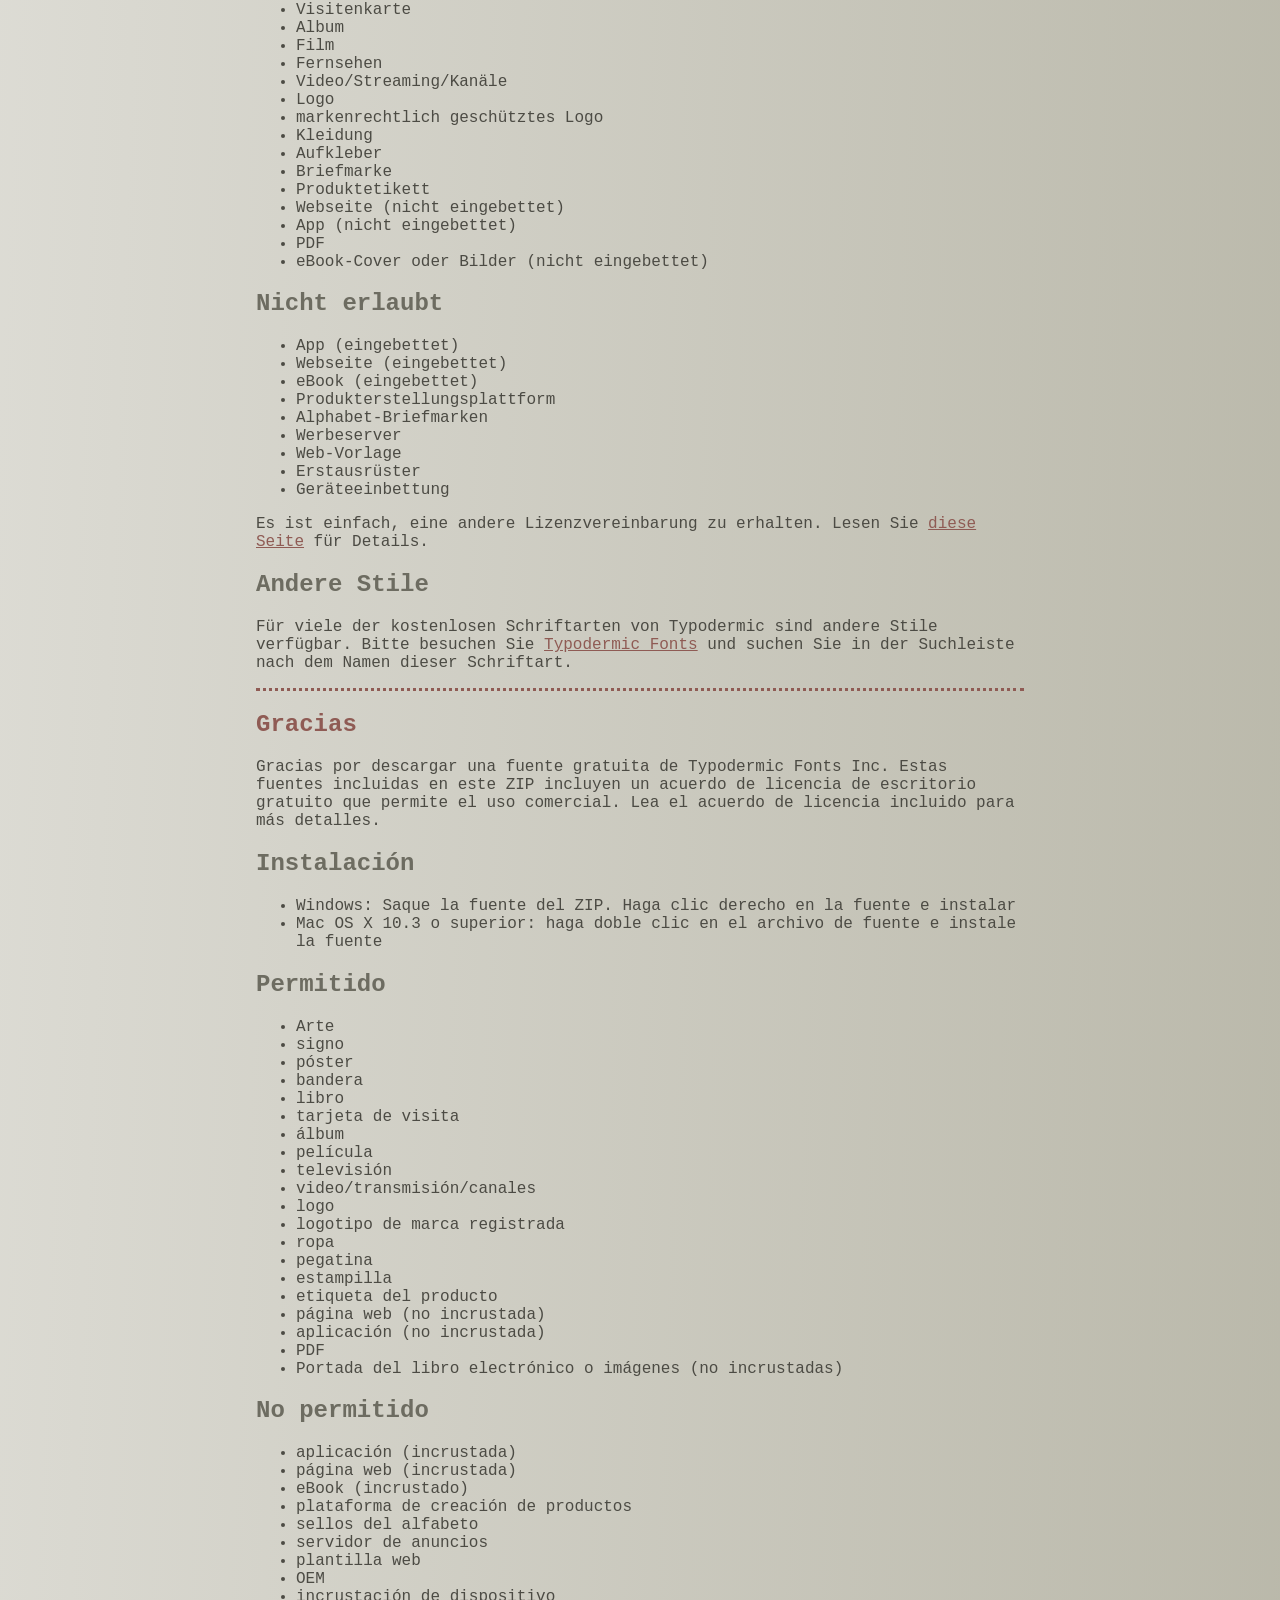
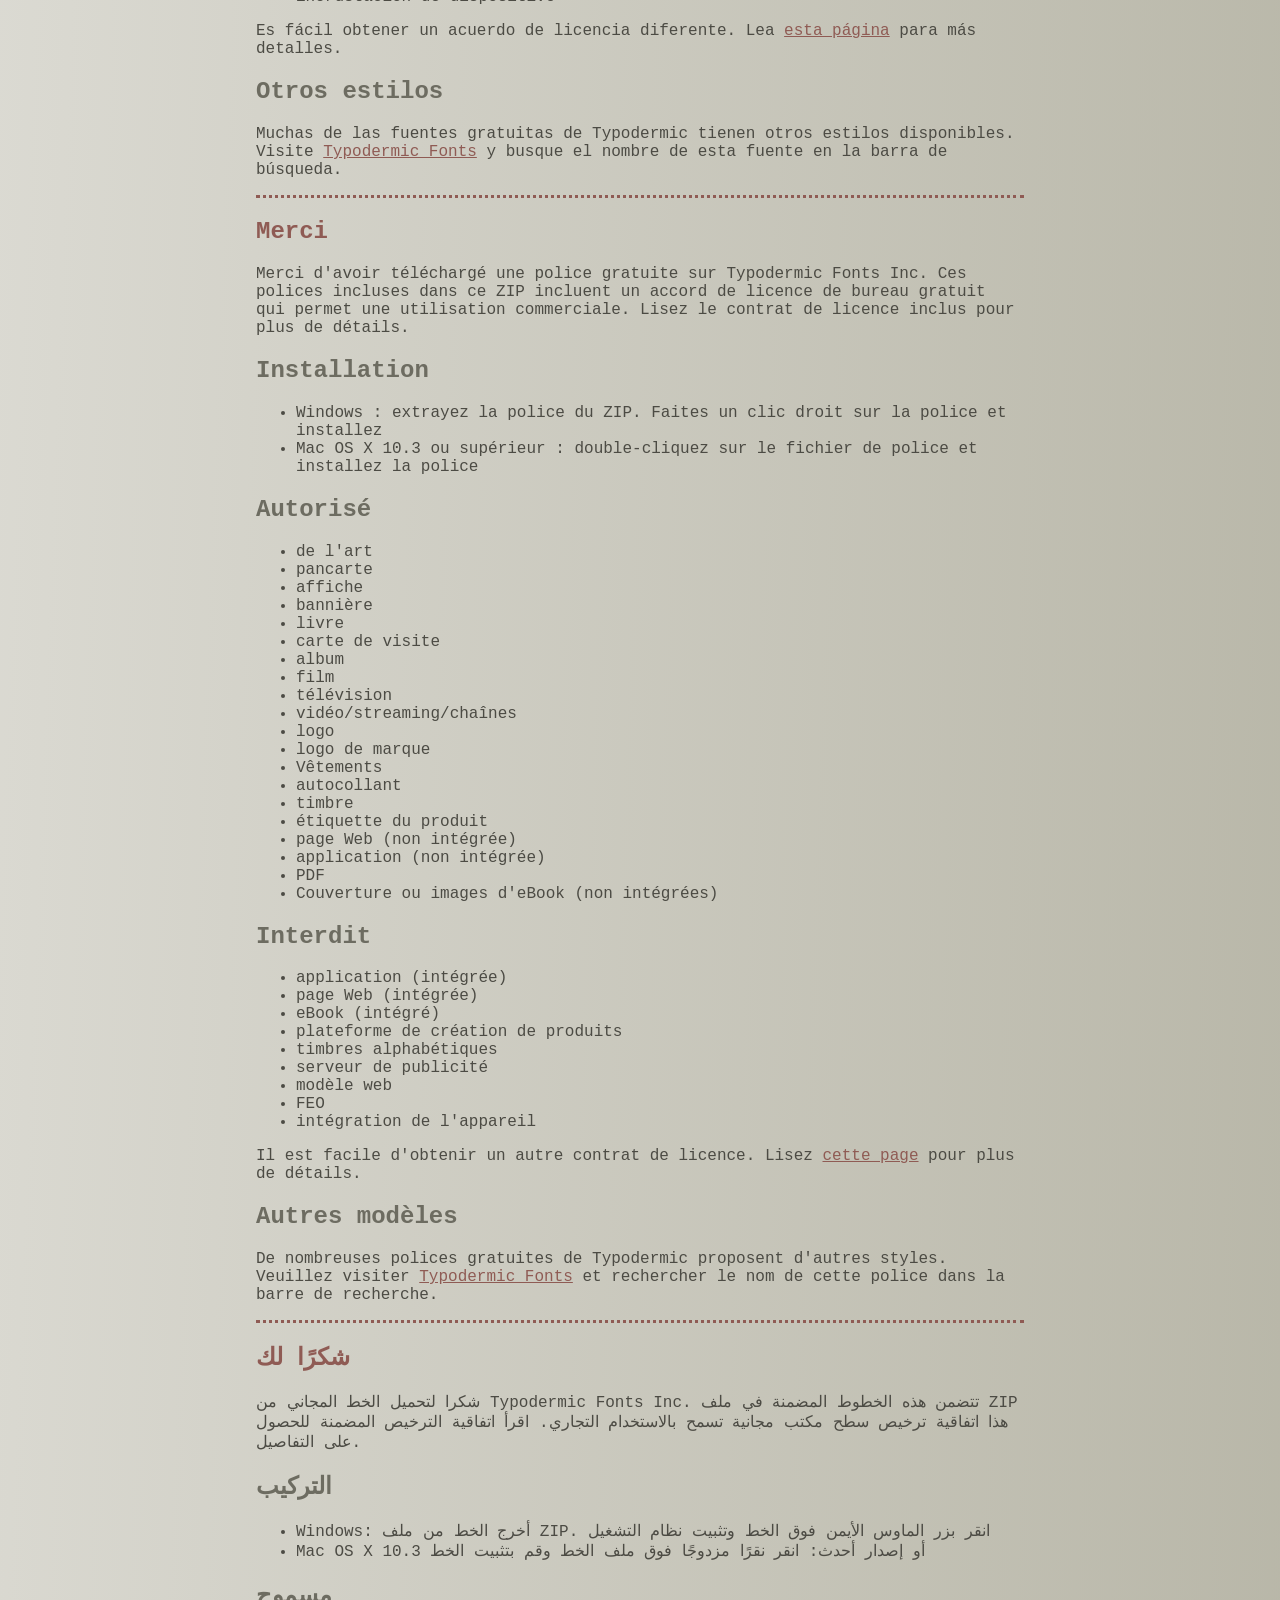
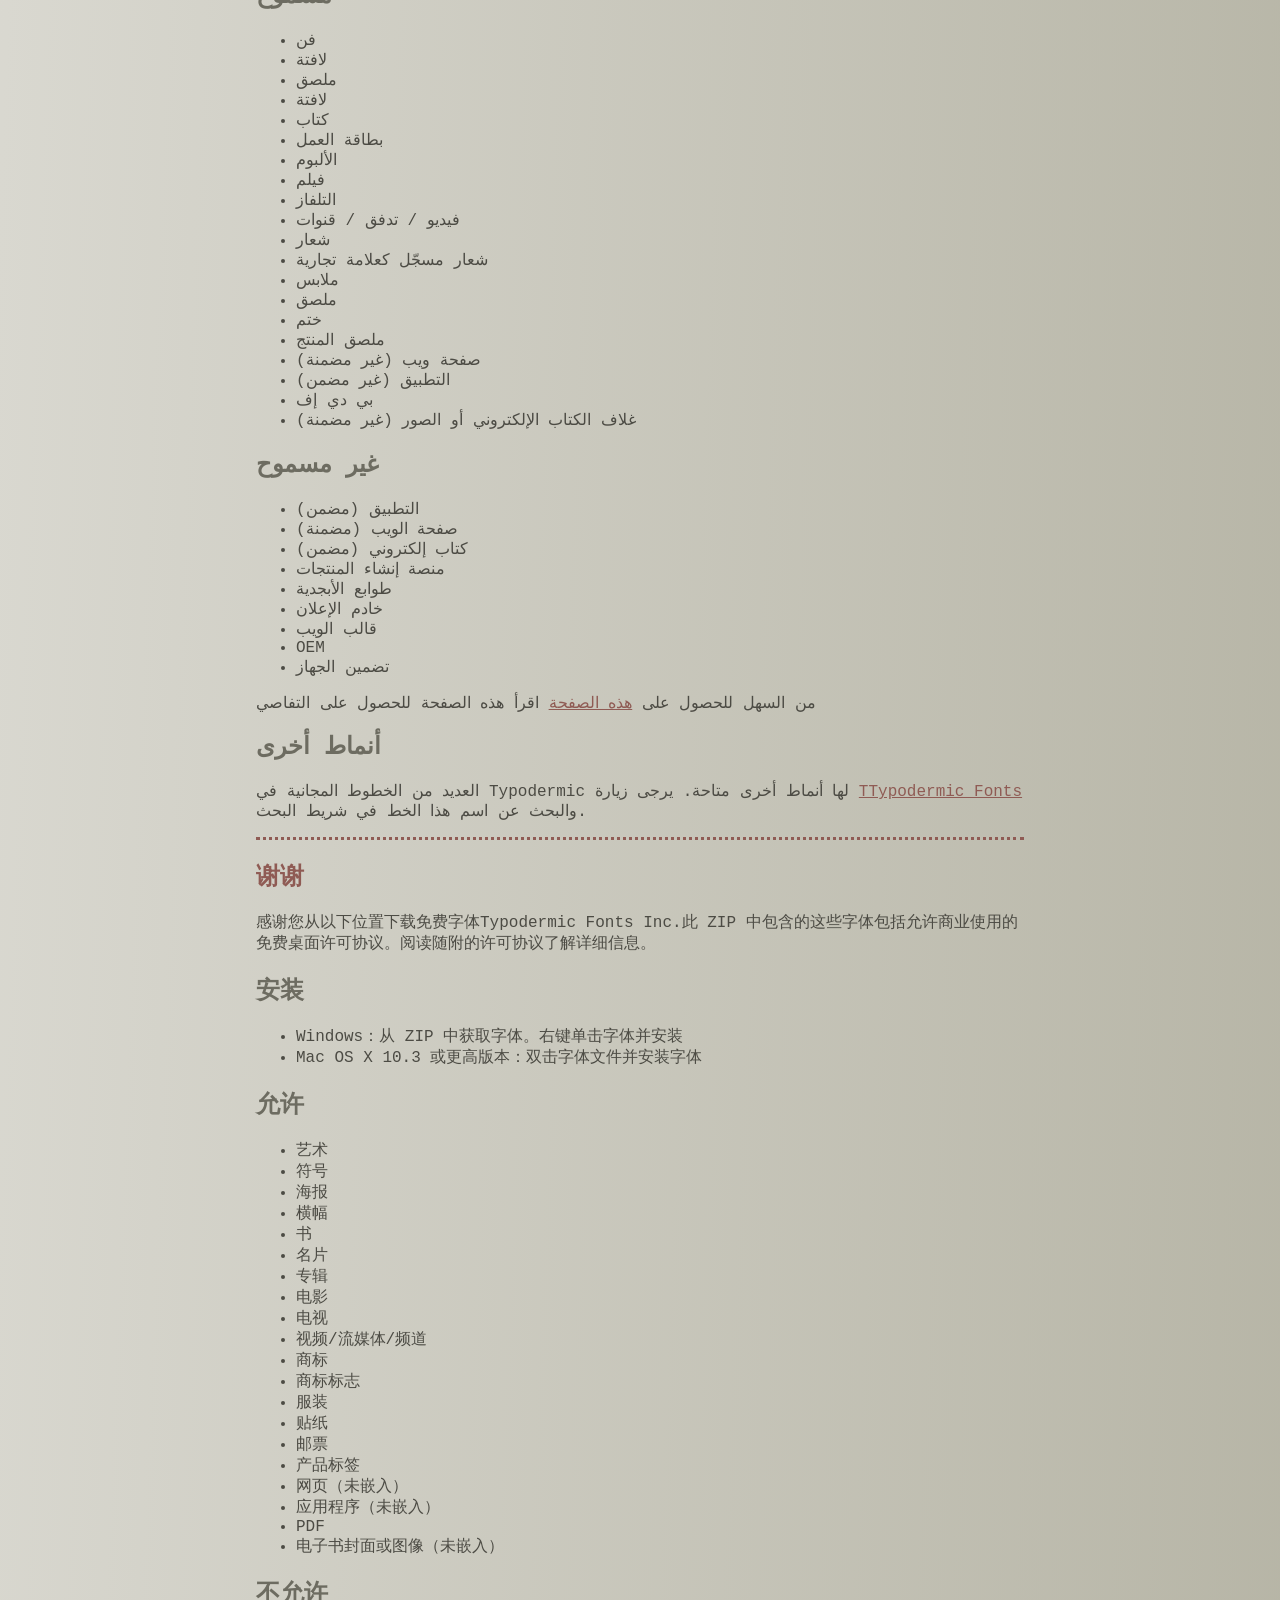
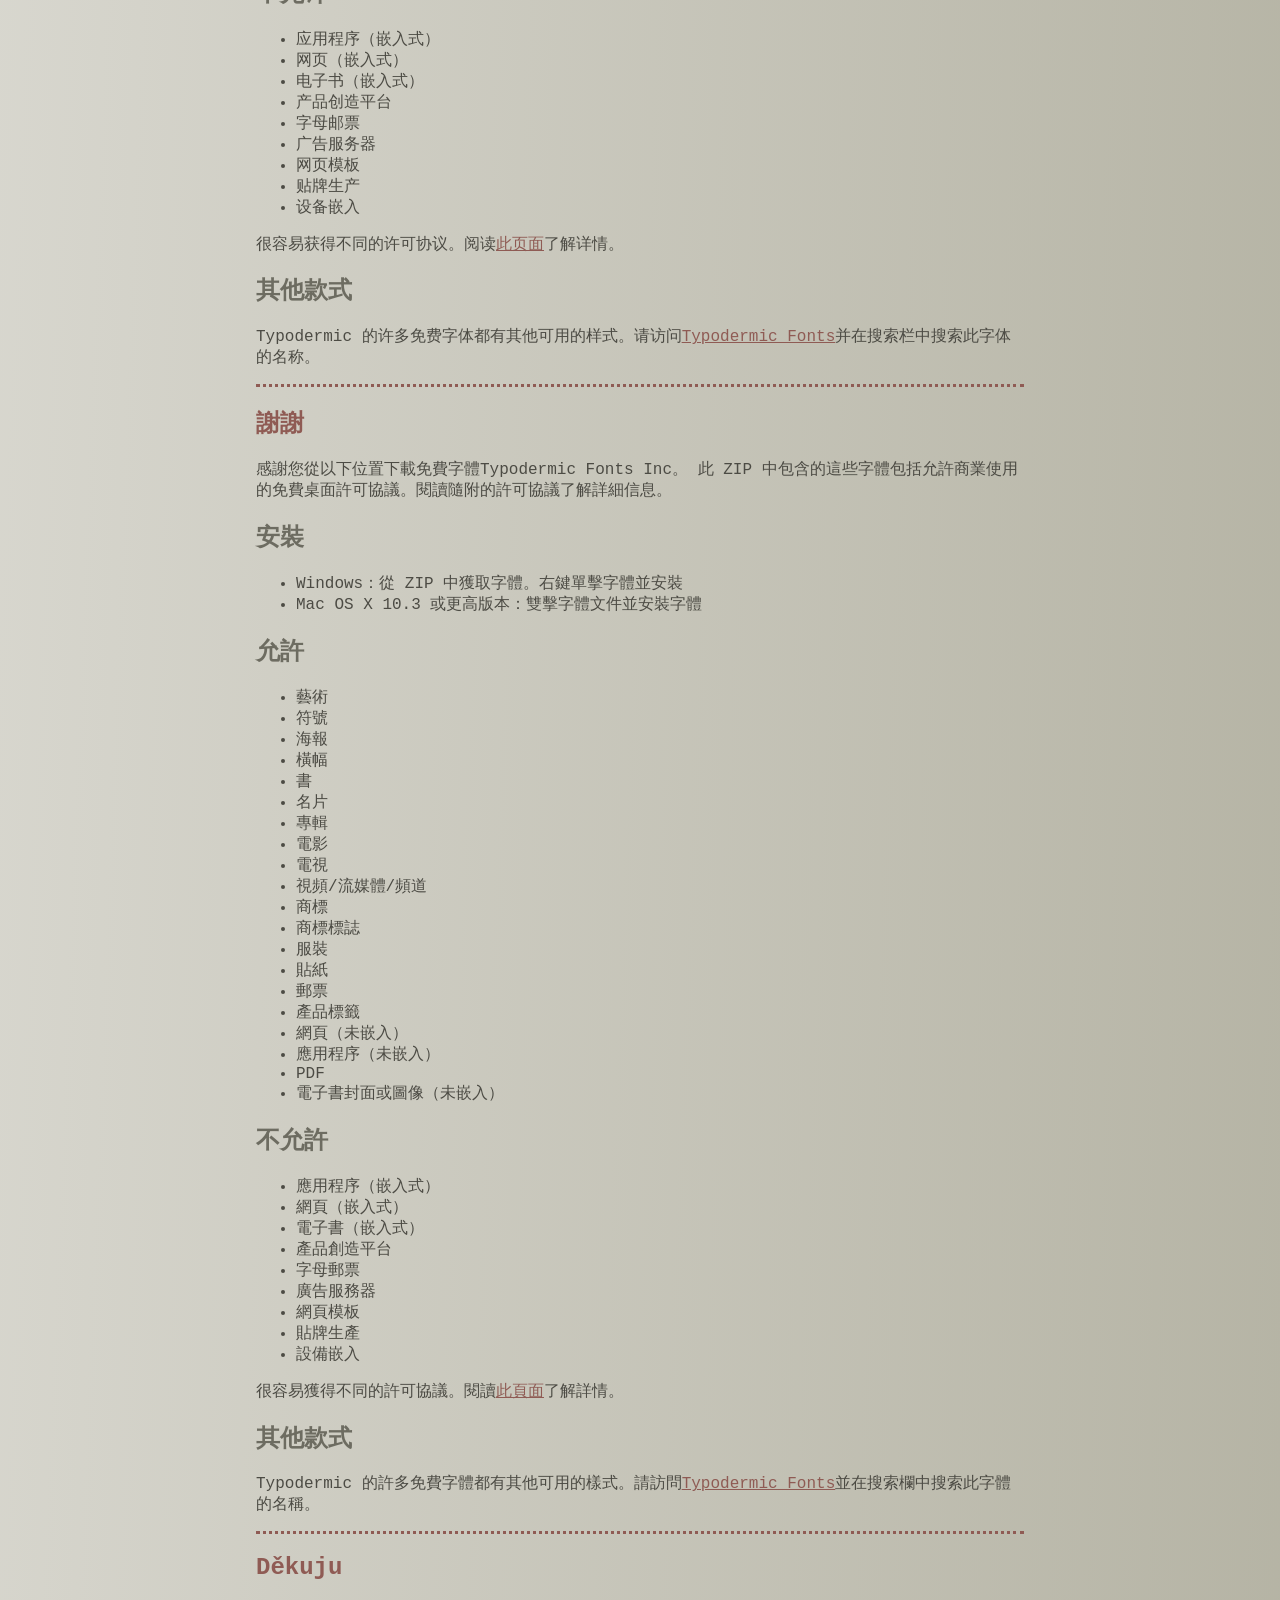
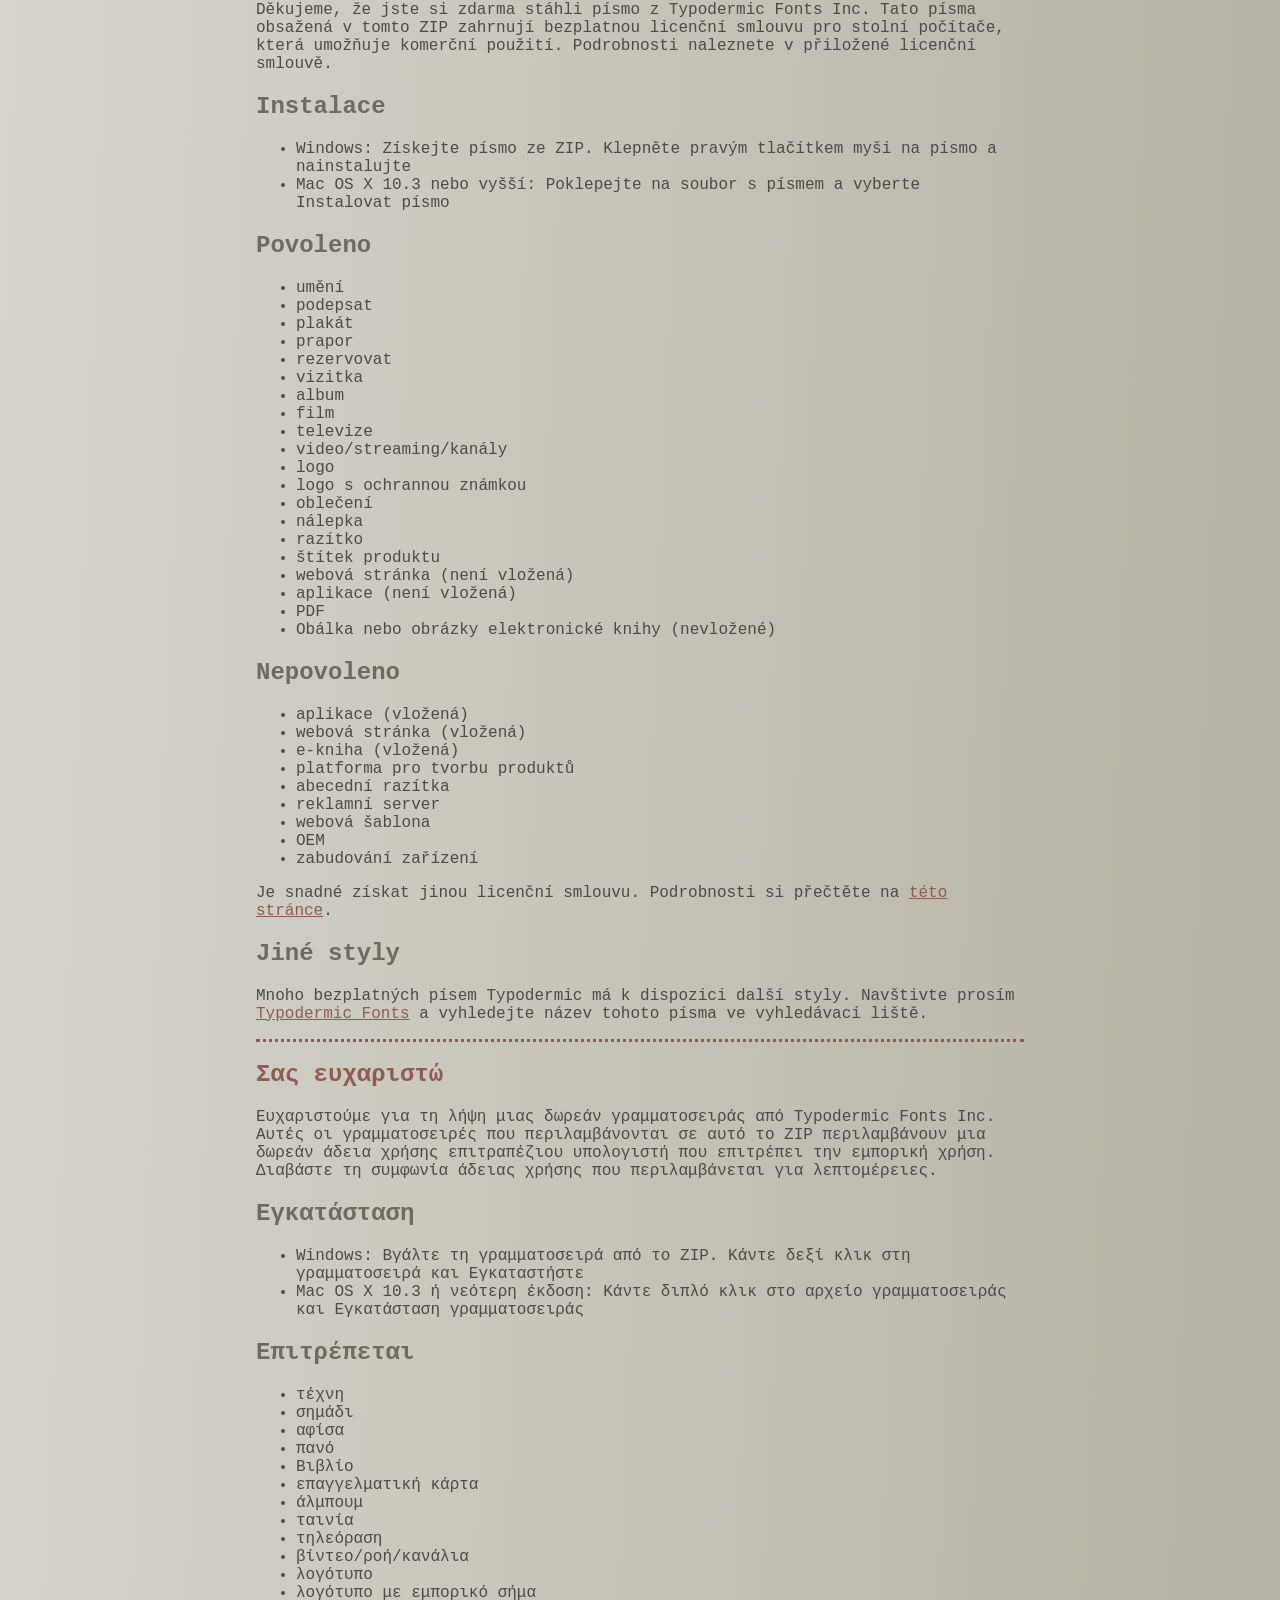
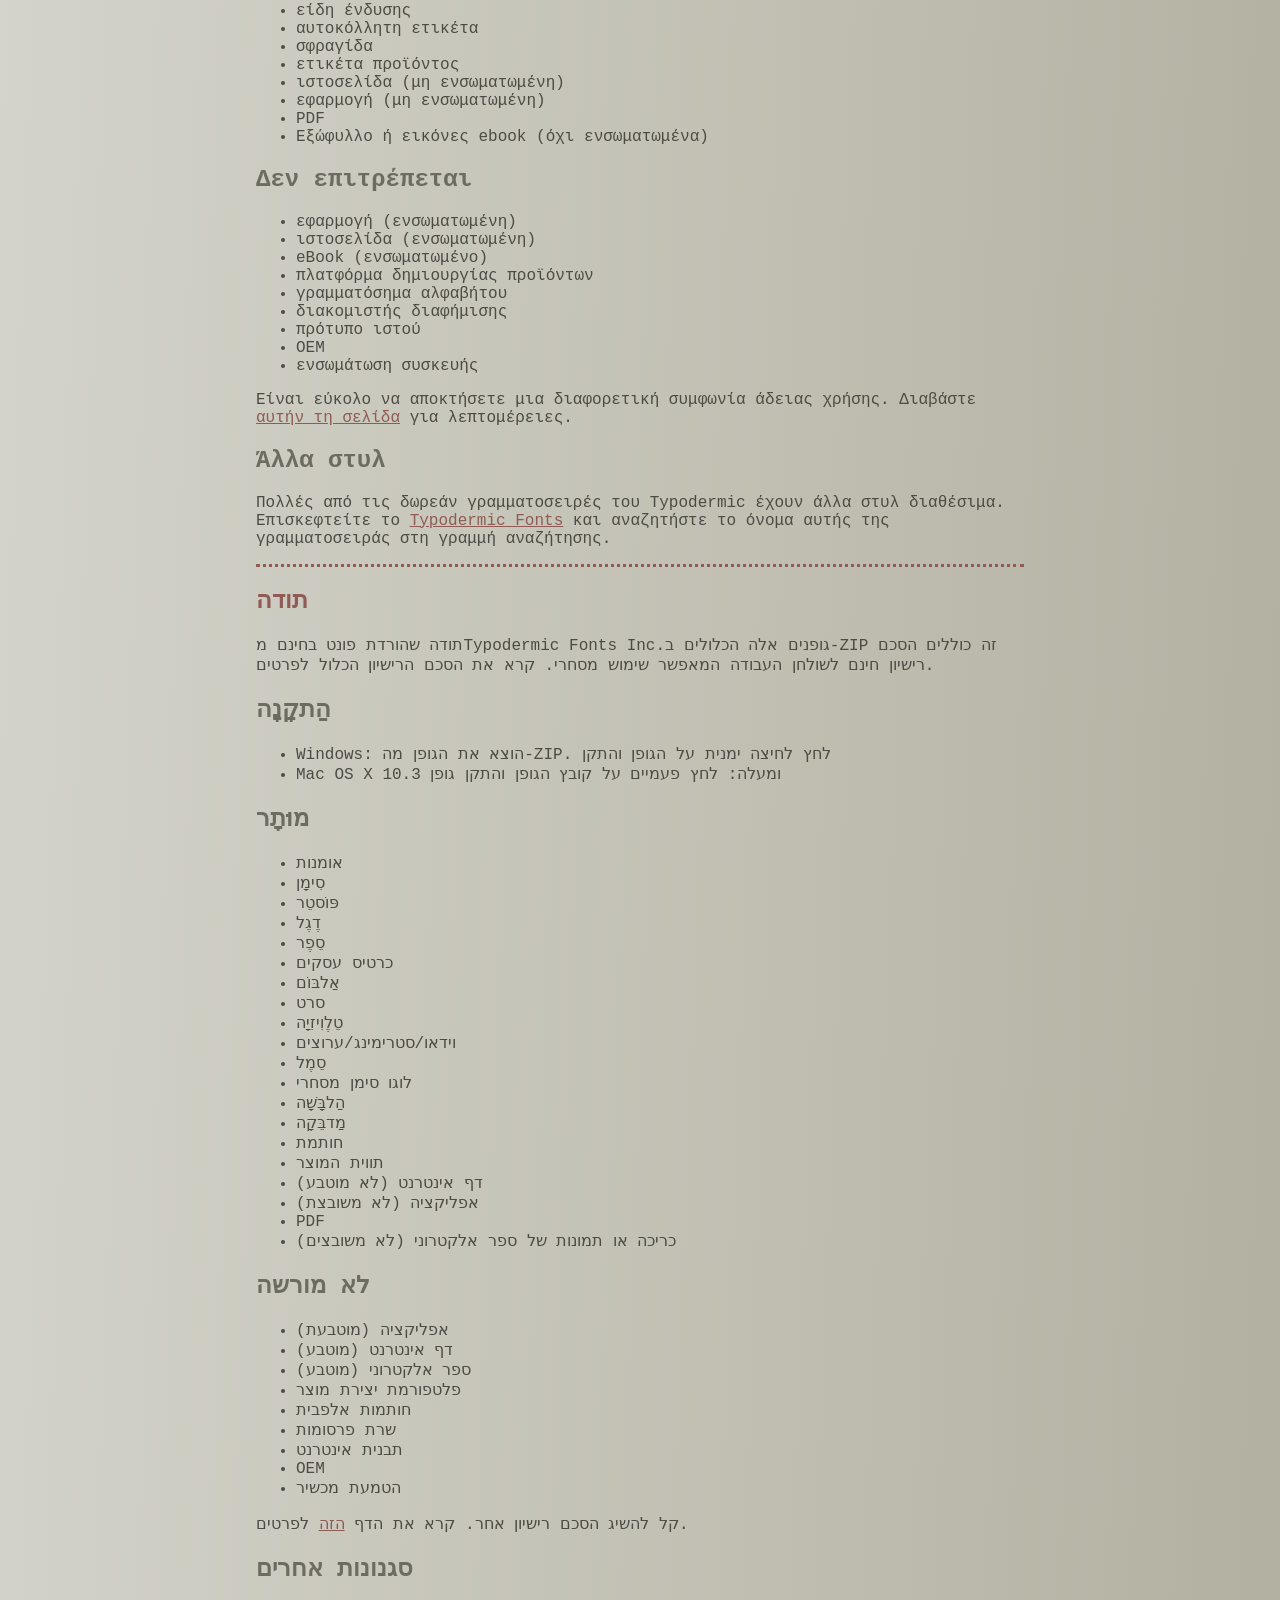
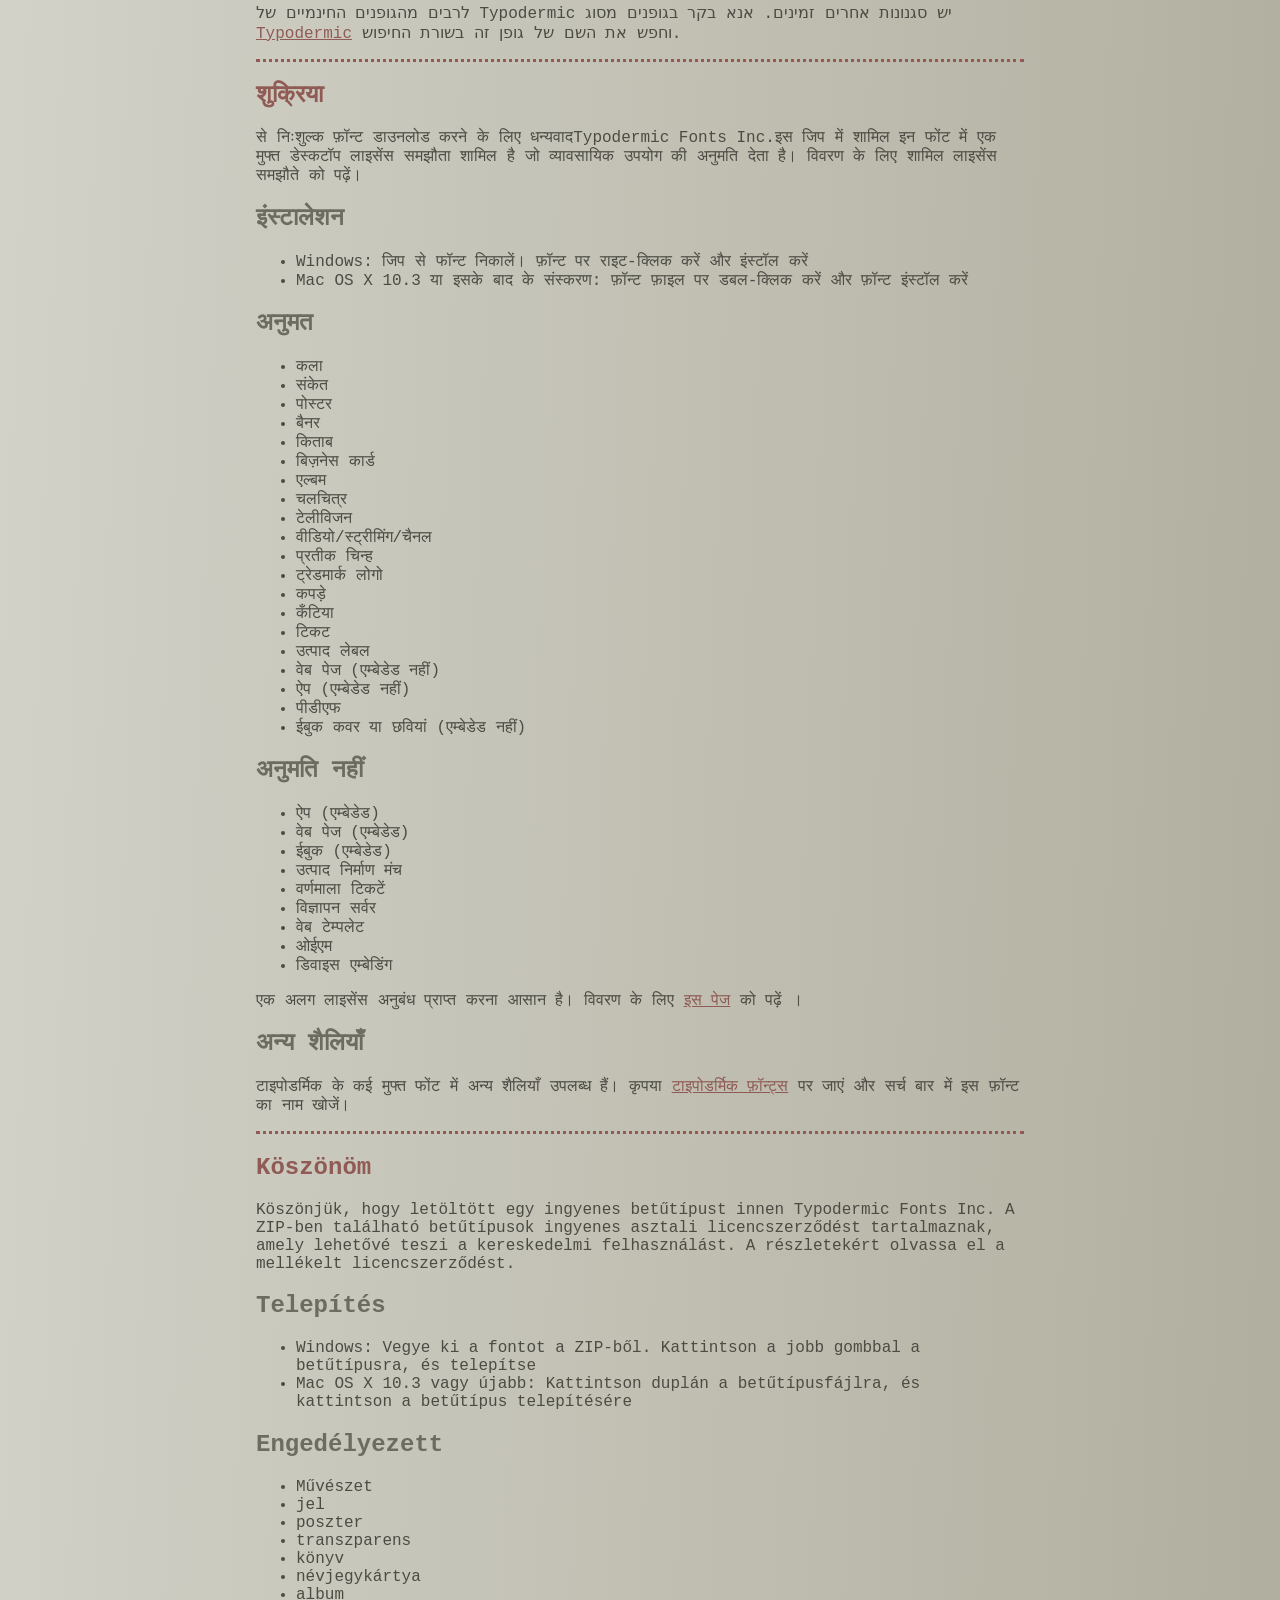
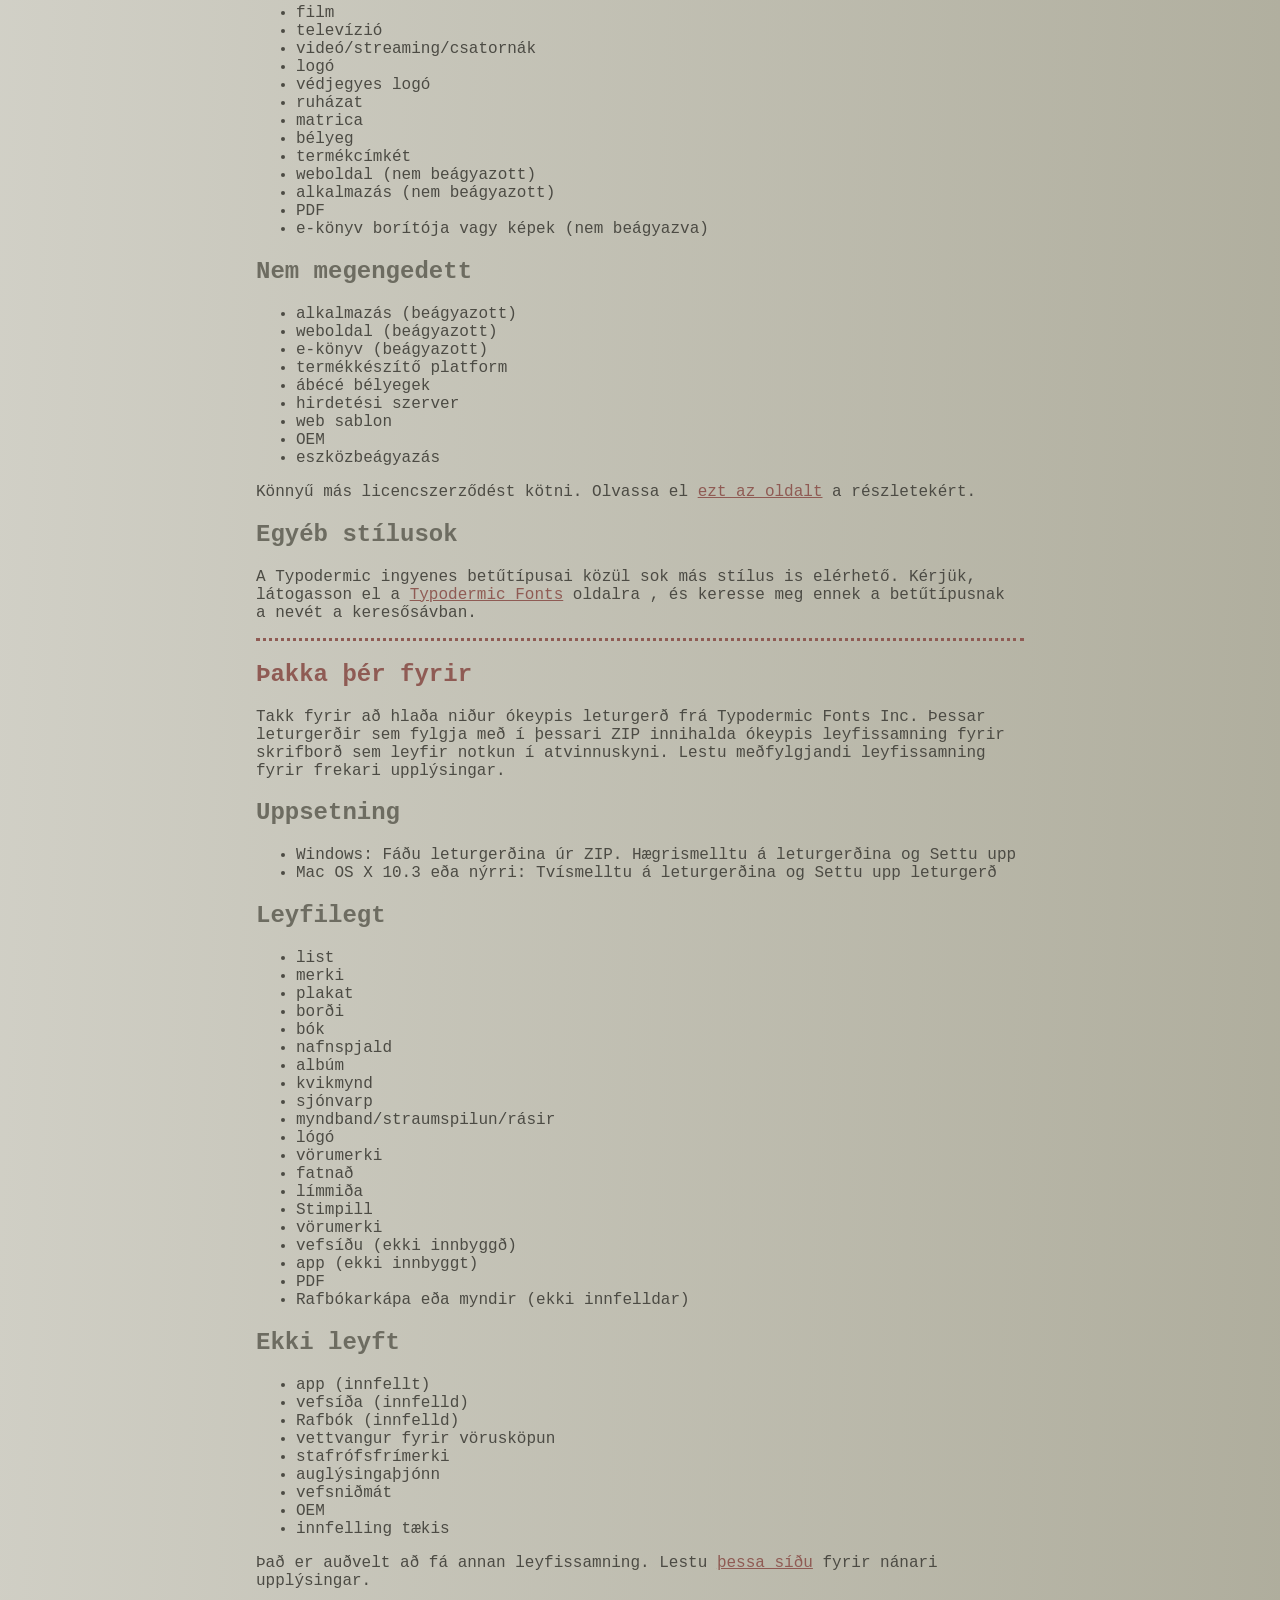
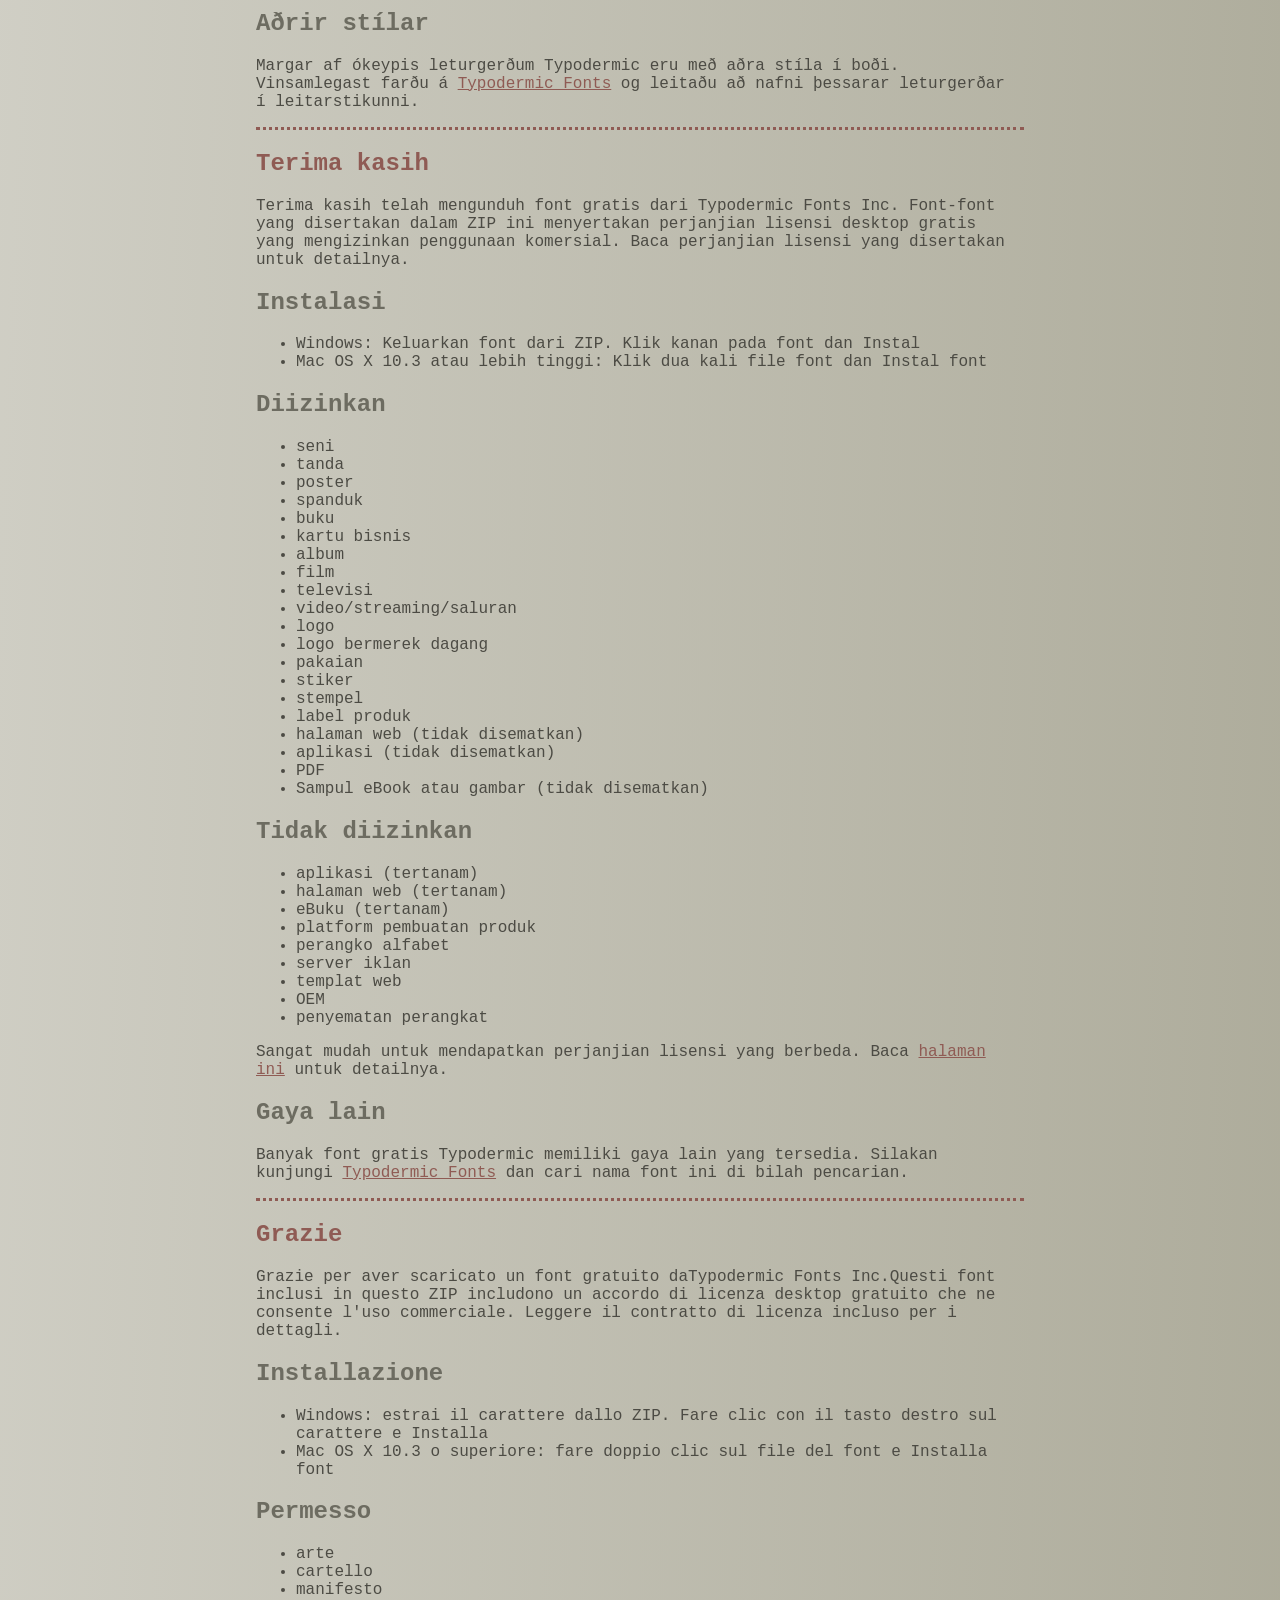
<file: GYM/fuentes/barge/read-this.html>
<head>
<meta http-equiv="Content-Type" content="text/html; charset=utf-8">
<title>Typodermic Fonts Inc. Free Font Instructions 2023</title>
<style type="text/css">
body {margin:30px 20% 120px 20%; padding:0px; font-family:Consolas, Courier, sans-serif; color:#4c4b44; background-color:#c2c1b3;
/* IE10 Consumer Preview */ 
background-image: -ms-linear-gradient(top left, #DEDDD6 0%, #9D9B87 100%);
/* Mozilla Firefox */ 
background-image: -moz-linear-gradient(top left, #DEDDD6 0%, #9D9B87 100%);
/* Opera */ 
background-image: -o-linear-gradient(top left, #DEDDD6 0%, #9D9B87 100%);
/* Webkit (Safari/Chrome 10) */ 
background-image: -webkit-gradient(linear, left top, right bottom, color-stop(0, #DEDDD6), color-stop(1, #9D9B87));
/* Webkit (Chrome 11+) */ 
background-image: -webkit-linear-gradient(top left, #DEDDD6 0%, #9D9B87 100%);
/* W3C Markup, IE10 Release Preview */ 
background-image: linear-gradient(to bottom right, #DEDDD6 0%, #9D9B87 100%);
	}
h2 {color:#6d6c61;}
a {color:#8f5b54;}
a:hover {color:#ffffff; background-color:#9a998c;}
hr.dotted {border: 0; border-top: 3px dotted #8f5b54;}
</style>
</head>

<body>

<br>

<p translate="no">
<a href="#German">Deutsch</a>
<a href="#Spanish">Español</a>
<a href="#French">Français</a>
<a href="#Arabic">العربية</a>
<a href="#Chinese">中国简体</a>
<a href="#Chinese(trad)">簡體字</a>
<a href="#Czech">Čeština</a>
<a href="#Greek">Ελληνικά</a>
<a href="#Hebrew">עִבְרִית</a>
<a href="#Hindi">हिन्दी</a>
<a href="#Hungarian">Magyar</a>
<a href="#Icelandic">Íslenska</a>
<a href="#Indonesian">Indonesia</a>
<a href="#Italian">Italiano</a>
<a href="#Korean">한국말</a>
<a href="#Japanese">日本語</a>
<a href="#Norwegian">Norsk</a>
<a href="#Polish">Język&nbsp;Polski</a>
<a href="#Portuguese">Português</a>
<a href="#Punjabi">ਪੰਜਾਬੀ</a>
<a href="#Romanian">Română</a>
<a href="#Russian">Русский</a>
<a href="#Swedish">Svenska</a>
<a href="#Tamil">தமிழ்</a>
<a href="#Thai">ภาษาไทย</a>
<a href="#Turkish">Türkçe</a>
<a href="#Ukrainian">Українська&nbsp;мова</a>
<a href="#Vietnamese">Tiếng&nbsp;Việt</a>
</p>

<h2>Thank you</h2>

<p>Thanks for downloading a free font from <span translate="no">Typodermic Fonts Inc.</span> These fonts included in this ZIP include a free desktop license agreement which permits commercial use. Read the included license agreement for details.</p>


<h2>Installation</h2>
<ul><li>Windows: Get the font out of the ZIP. Right-click on the font and <em>Install</em><li>Mac OS X 10.3 or above: Double-click the font file and <em>Install font</em></ul>

<h2>Allowed</h2>

<ul>
<li>art</li>
<li>sign</li>
<li>poster</li>
<li>banner</li>
<li>book</li>
<li>business card</li>
<li>album</li>
<li>movie</li>
<li>television</li>
<li>video/streaming/channels</li>
<li>logo</li>
<li>trademarked logo</li>
<li>clothing</li>
<li>sticker</li>
<li>stamp</li>
<li>product label</li>
<li>web page (not embedded)</li>
<li>app (not embedded)</li>
<li>PDF</li>
<li>eBook cover or images (not embedded)</li>
</ul>

<h2>Not allowed</h2>

<ul>
<li>app (embedded)</li>
<li>web page (embedded)</li>
<li>eBook (embedded)</li>
<li>product creation platform</li>
<li>alphabet stamps</li>
<li>advertisment server</li>
<li>web template</li>
<li>OEM</li>
<li>device embedding</li>
</ul>

<p>It&rsquo;s easy to get a different license agreement. Read the <a href="https://typodermicfonts.com/license/">this page</a> for details. </p>

<h2>Other styles</h2>

<p>Many of Typodermic's free fonts have other styles available. Please visit <a href="https://typodermicfonts.com">Typodermic Fonts</a> and search for the name of this font in the search bar.</p>

<hr class="dotted">

<h2><a id="German">Danke dir</a></h2>

<p>Vielen Dank, dass Sie eine kostenlose Schriftart von heruntergeladen haben Typodermic Fonts Inc. Diese in diesem ZIP enthaltenen Schriftarten beinhalten eine kostenlose Desktop-Lizenzvereinbarung, die eine kommerzielle Nutzung erlaubt. Lesen Sie die beigefügte Lizenzvereinbarung für Details.</p>


<h2>Installation</h2>
<ul><li>Windows: Holen Sie sich die Schriftart aus dem ZIP. Klicken Sie mit der rechten Maustaste auf die Schriftart und installieren Sie si<li>Mac OS X 10.3 oder höher: Doppelklicken Sie auf die Schriftartdatei und Schriftart installieren </ul>

<h2>Erlaubt</h2>

<ul>
<li>Kunst</li>
<li>Zeichen</li>
<li>Poster</li>
<li>Banner</li>
<li>Buchen</li>
<li>Visitenkarte</li>
<li>Album</li>
<li>Film</li>
<li>Fernsehen</li>
<li>Video/Streaming/Kanäle</li>
<li>Logo</li>
<li>markenrechtlich geschütztes Logo</li>
<li>Kleidung</li>
<li>Aufkleber</li>
<li>Briefmarke</li>
<li>Produktetikett</li>
<li>Webseite (nicht eingebettet)</li>
<li>App (nicht eingebettet)</li>
<li>PDF</li>
<li>eBook-Cover oder Bilder (nicht eingebettet)</li>
</ul>

<h2>Nicht erlaubt</h2>

<ul>
<li>App (eingebettet)</li>
<li>Webseite (eingebettet)</li>
<li>eBook (eingebettet)</li>
<li>Produkterstellungsplattform</li>
<li>Alphabet-Briefmarken</li>
<li>Werbeserver</li>
<li>Web-Vorlage</li>
<li>Erstausrüster</li>
<li>Geräteeinbettung</li>
</ul>

<p>Es ist einfach, eine andere Lizenzvereinbarung zu erhalten. Lesen Sie <a href="https://typodermicfonts.com/license/">diese Seite</a> für Details.</p>

<h2>Andere Stile</h2>

<p>Für viele der kostenlosen Schriftarten von Typodermic sind andere Stile verfügbar. Bitte besuchen Sie <a href="https://typodermicfonts.com">Typodermic Fonts</a> und suchen Sie in der Suchleiste nach dem Namen dieser Schriftart.</p>


<hr class="dotted">

<h2><a id="Spanish">Gracias</a></h2>

<p>Gracias por descargar una fuente gratuita de Typodermic Fonts Inc. Estas fuentes incluidas en este ZIP incluyen un acuerdo de licencia de escritorio gratuito que permite el uso comercial. Lea el acuerdo de licencia incluido para más detalles.</p>


<h2>Instalación</h2>
<ul><li>Windows: Saque la fuente del ZIP. Haga clic derecho en la fuente e instalar <li>Mac OS X 10.3 o superior: haga doble clic en el archivo de fuente e instale la fuente</ul>

<h2>Permitido</h2>

<ul>
<li>Arte</li>
<li>signo</li>
<li>póster</li>
<li>bandera</li>
<li>libro</li>
<li>tarjeta de visita</li>
<li>álbum</li>
<li>película</li>
<li>televisión</li>
<li>video/transmisión/canales</li>
<li>logo</li>
<li>logotipo de marca registrada</li>
<li>ropa</li>
<li>pegatina</li>
<li>estampilla</li>
<li>etiqueta del producto</li>
<li>página web (no incrustada)</li>
<li>aplicación (no incrustada)</li>
<li>PDF</li>
<li>Portada del libro electrónico o imágenes (no incrustadas)</li>
</ul>


<h2>No permitido</h2>

<ul>
<li>aplicación (incrustada)</li>
<li>página web (incrustada)</li>
<li>eBook (incrustado)</li>
<li>plataforma de creación de productos</li>
<li>sellos del alfabeto</li>
<li>servidor de anuncios</li>
<li>plantilla web</li>
<li>OEM</li>
<li>incrustación de dispositivo</li>
</ul>

<p>Es fácil obtener un acuerdo de licencia diferente. Lea <a href="https://typodermicfonts.com/license/">esta página</a> para más detalles.</p>

<h2>Otros estilos</h2>

<p>Muchas de las fuentes gratuitas de Typodermic tienen otros estilos disponibles. Visite  <a href="https://typodermicfonts.com">Typodermic Fonts</a> y busque el nombre de esta fuente en la barra de búsqueda.</p>


<hr class="dotted">

<h2><a id="French">Merci</a></h2>

<p>Merci d'avoir téléchargé une police gratuite sur Typodermic Fonts Inc. Ces polices incluses dans ce ZIP incluent un accord de licence de bureau gratuit qui permet une utilisation commerciale. Lisez le contrat de licence inclus pour plus de détails.</p>


<h2>Installation</h2>
<ul><li>Windows : extrayez la police du ZIP. Faites un clic droit sur la police et installez<li>Mac OS X 10.3 ou supérieur : double-cliquez sur le fichier de police et installez la police</ul>
  



<h2>Autorisé</h2>

<ul>
<li>de l'art</li>
<li>pancarte</li>
<li>affiche</li>
<li>bannière</li>
<li>livre</li>
<li>carte de visite</li>
<li>album</li>
<li>film</li>
<li>télévision</li>
<li>vidéo/streaming/chaînes</li>
<li>logo</li>
<li>logo de marque</li>
<li>Vêtements</li>
<li>autocollant</li>
<li>timbre</li>
<li>étiquette du produit</li>
<li>page Web (non intégrée)</li>
<li>application (non intégrée)</li>
<li>PDF</li>
<li>Couverture ou images d'eBook (non intégrées)</li>
</ul>
 


<h2>Interdit</h2>

<ul>
<li>application (intégrée)</li>
<li>page Web (intégrée)</li>
<li>eBook (intégré)</li>
<li>plateforme de création de produits</li>
<li>timbres alphabétiques</li>
<li>serveur de publicité</li>
<li>modèle web</li>
<li>FEO</li>
<li>intégration de l'appareil</li>
</ul>

<p>Il est facile d'obtenir un autre contrat de licence. Lisez  <a href="https://typodermicfonts.com/license/">cette page</a> pour plus de détails.</p>

<h2>Autres modèles</h2>

<p>De nombreuses polices gratuites de Typodermic proposent d'autres styles. Veuillez visiter  <a href="https://typodermicfonts.com">Typodermic Fonts</a> et rechercher le nom de cette police dans la barre de recherche.</p>


<hr class="dotted">

<h2><a id="Arabic">شكرًا لك</a></h2>

<p>

شكرا لتحميل الخط المجاني من Typodermic Fonts Inc. تتضمن هذه الخطوط المضمنة في ملف ZIP هذا اتفاقية ترخيص سطح مكتب مجانية تسمح بالاستخدام التجاري. اقرأ اتفاقية الترخيص المضمنة للحصول على التفاصيل.</p>


<h2>التركيب</h2>
<ul><li>Windows: أخرج الخط من ملف ZIP. انقر بزر الماوس الأيمن فوق الخط وتثبيت
    نظام التشغيل <li>Mac OS X 10.3 أو إصدار أحدث: انقر نقرًا مزدوجًا فوق ملف الخط وقم بتثبيت الخط</em></ul>

<h2>مسموح</h2>

<ul>
<li>فن</li>
<li>لافتة</li>
<li>ملصق</li>
<li>لافتة</li>
<li>كتاب</li>
<li>بطاقة العمل</li>
<li>الألبوم</li>
<li>فيلم</li>
<li>التلفاز</li>
<li>فيديو / تدفق / قنوات</li>
<li>شعار</li>
<li>شعار مسجّل كعلامة تجارية</li>
<li>ملابس</li>
<li>ملصق</li>
<li>ختم</li>
<li>ملصق المنتج</li>
<li>صفحة ويب (غير مضمنة)</li>
<li>التطبيق (غير مضمن)</li>
<li>بي دي إف</li>
<li>غلاف الكتاب الإلكتروني أو الصور (غير مضمنة)</li>
</ul>

<h2>غير مسموح</h2>

<ul>
<li>التطبيق (مضمن)</li>
<li>صفحة الويب (مضمنة)</li>
<li>كتاب إلكتروني (مضمن)</li>
<li>منصة إنشاء المنتجات</li>
<li>طوابع الأبجدية</li>
<li>خادم الإعلان</li>
<li>قالب الويب</li>
<li>OEM</li>
<li>تضمين الجهاز</li>
</ul>

<p>من السهل  للحصول على <a href="https://typodermicfonts.com/license/">هذه الصفحة</a>  اقرأ هذه الصفحة للحصول على التفاصي</p>


<h2>أنماط أخرى</h2>

<p>العديد من الخطوط المجانية في Typodermic لها أنماط أخرى متاحة. يرجى زيارة <a href="https://typodermicfonts.com">TTypodermic Fonts</a> والبحث عن اسم هذا الخط في شريط البحث.</p>


<hr class="dotted">

<h2><a id="Chinese">谢谢</a></h2>

<p>感谢您从以下位置下载免费字体Typodermic Fonts Inc.此 ZIP 中包含的这些字体包括允许商业使用的免费桌面许可协议。阅读随附的许可协议了解详细信息。</p>


<h2>安装</h2>
<ul><li>Windows：从 ZIP 中获取字体。右键单击字体并安装<li>Mac OS X 10.3 或更高版本：双击字体文件并安装字体 </ul>

<h2>允许</h2>





<ul>
<li>艺术</li>
<li>符号</li>
<li>海报</li>
<li>横幅</li>
<li>书</li>
<li>名片</li>
<li>专辑</li>
<li>电影</li>
<li>电视</li>
<li>视频/流媒体/频道</li>
<li>商标</li>
<li>商标标志</li>
<li>服装</li>
<li>贴纸</li>
<li>邮票</li>
<li>产品标签</li>
<li>网页（未嵌入）</li>
<li>应用程序（未嵌入）</li>
<li>PDF</li>
<li>电子书封面或图像（未嵌入）</li>
</ul>

<h2>不允许</h2>

<ul>
<li>应用程序（嵌入式）</li>
<li>网页（嵌入式）</li>
<li>电子书（嵌入式）</li>
<li>产品创造平台</li>
<li>字母邮票</li>
<li>广告服务器</li>
<li>网页模板</li>
<li>贴牌生产</li>
<li>设备嵌入</li>
</ul>

<p>很容易获得不同的许可协议。阅读<a href="https://typodermicfonts.com/license/">此页面</a>了解详情。</p>

<h2>其他款式</h2>

<p>Typodermic 的许多免费字体都有其他可用的样式。请访问<a href="https://typodermicfonts.com">Typodermic Fonts</a>并在搜索栏中搜索此字体的名称。</p>


<hr class="dotted">

<h2><a id="Chinese(trad)">謝謝</a></h2>

<p>感謝您從以下位置下載免費字體Typodermic Fonts Inc。 此 ZIP 中包含的這些字體包括允許商業使用的免費桌面許可協議。閱讀隨附的許可協議了解詳細信息。</p>


<h2>安裝</h2>
<ul><li>Windows：從 ZIP 中獲取字體。右鍵單擊字體並安裝<li>Mac OS X 10.3 或更高版本：雙擊字體文件並安裝字體 </ul>

<h2>允許</h2>

<ul>
<li>藝術</li>
<li>符號</li>
<li>海報</li>
<li>橫幅</li>
<li>書</li>
<li>名片</li>
<li>專輯</li>
<li>電影</li>
<li>電視</li>
<li>視頻/流媒體/頻道</li>
<li>商標</li>
<li>商標標誌</li>
<li>服裝</li>
<li>貼紙</li>
<li>郵票</li>
<li>產品標籤</li>
<li>網頁（未嵌入）</li>
<li>應用程序（未嵌入）</li>
<li>PDF</li>
<li>電子書封面或圖像（未嵌入）</li>


</ul>

<h2>不允許</h2>

<ul>
<li>應用程序（嵌入式）</li>
<li>網頁（嵌入式）</li>
<li>電子書（嵌入式）</li>
<li>產品創造平台</li>
<li>字母郵票</li>
<li>廣告服務器</li>
<li>網頁模板</li>
<li>貼牌生產</li>
<li>設備嵌入</li>
</ul>

<p>很容易獲得不同的許可協議。閱讀<a href="https://typodermicfonts.com/license/">此頁面</a>了解詳情。</p>

<h2>其他款式</h2>

<p>Typodermic 的許多免費字體都有其他可用的樣式。請訪問<a href="https://typodermicfonts.com">Typodermic Fonts</a>並在搜索欄中搜索此字體的名稱。</p>


<hr class="dotted">

<h2><a id="Czech">Děkuju</a></h2>

<p>Děkujeme, že jste si zdarma stáhli písmo z Typodermic Fonts Inc. Tato písma obsažená v tomto ZIP zahrnují bezplatnou licenční smlouvu pro stolní počítače, která umožňuje komerční použití. Podrobnosti naleznete v přiložené licenční smlouvě.</p>


<h2>Instalace</h2>
<ul><li>Windows: Získejte písmo ze ZIP. Klepněte pravým tlačítkem myši na písmo a nainstalujte <li>Mac OS X 10.3 nebo vyšší: Poklepejte na soubor s písmem a vyberte Instalovat písmo </ul>

<h2>Povoleno</h2>

<ul>
<li>umění</li>
<li>podepsat</li>
<li>plakát</li>
<li>prapor</li>
<li>rezervovat</li>
<li>vizitka</li>
<li>album</li>
<li>film</li>
<li>televize</li>
<li>video/streaming/kanály</li>
<li>logo</li>
<li>logo s ochrannou známkou</li>
<li>oblečení</li>
<li>nálepka</li>
<li>razítko</li>
<li>štítek produktu</li>
<li>webová stránka (není vložená)</li>
<li>aplikace (není vložená)</li>
<li>PDF</li>
<li>Obálka nebo obrázky elektronické knihy (nevložené)</li>
</ul>

<h2>Nepovoleno</h2>

<ul>
<li>aplikace (vložená)</li>
<li>webová stránka (vložená)</li>
<li>e-kniha (vložená)</li>
<li>platforma pro tvorbu produktů</li>
<li>abecední razítka</li>
<li>reklamní server</li>
<li>webová šablona</li>
<li>OEM</li>
<li>zabudování zařízení</li>
</ul>

<p>Je snadné získat jinou licenční smlouvu. Podrobnosti si přečtěte na <a href="https://typodermicfonts.com/license/">této stránce</a>.

<h2>Jiné styly</h2>

<p>Mnoho bezplatných písem Typodermic má k dispozici další styly. Navštivte prosím <a href="https://typodermicfonts.com">Typodermic Fonts</a> a vyhledejte název tohoto písma ve vyhledávací liště.</p>

<hr class="dotted">

<h2><a id="Greek">Σας ευχαριστώ</a></h2>

<p>Ευχαριστούμε για τη λήψη μιας δωρεάν γραμματοσειράς από Typodermic Fonts Inc. Αυτές οι γραμματοσειρές που περιλαμβάνονται σε αυτό το ZIP περιλαμβάνουν μια δωρεάν άδεια χρήσης επιτραπέζιου υπολογιστή που επιτρέπει την εμπορική χρήση. Διαβάστε τη συμφωνία άδειας χρήσης που περιλαμβάνεται για λεπτομέρειες.</p>


<h2>Εγκατάσταση</h2>
<ul><li>Windows: Βγάλτε τη γραμματοσειρά από το ZIP. Κάντε δεξί κλικ στη γραμματοσειρά και Εγκαταστήστε <li>Mac OS X 10.3 ή νεότερη έκδοση: Κάντε διπλό κλικ στο αρχείο γραμματοσειράς και Εγκατάσταση γραμματοσειράς</ul>

<h2>Επιτρέπεται</h2>

<ul>
<li>τέχνη</li>
<li>σημάδι</li>
<li>αφίσα</li>
<li>πανό</li>
<li>Βιβλίο</li>
<li>επαγγελματική κάρτα</li>
<li>άλμπουμ</li>
<li>ταινία</li>
<li>τηλεόραση</li>
<li>βίντεο/ροή/κανάλια</li>
<li>λογότυπο</li>
<li>λογότυπο με εμπορικό σήμα</li>
<li>είδη ένδυσης</li>
<li>αυτοκόλλητη ετικέτα</li>
<li>σφραγίδα</li>
<li>ετικέτα προϊόντος</li>
<li>ιστοσελίδα (μη ενσωματωμένη)</li>
<li>εφαρμογή (μη ενσωματωμένη)</li>
<li>PDF</li>
<li>Εξώφυλλο ή εικόνες ebook (όχι ενσωματωμένα)</li>
</ul>

<h2>Δεν επιτρέπεται</h2>

<ul>
<li>εφαρμογή (ενσωματωμένη)</li>
<li>ιστοσελίδα (ενσωματωμένη)</li>
<li>eBook (ενσωματωμένο)</li>
<li>πλατφόρμα δημιουργίας προϊόντων</li>
<li>γραμματόσημα αλφαβήτου</li>
<li>διακομιστής διαφήμισης</li>
<li>πρότυπο ιστού</li>
<li>OEM</li>
<li>ενσωμάτωση συσκευής</li>
</ul>

<p>Είναι εύκολο να αποκτήσετε μια διαφορετική συμφωνία άδειας χρήσης. Διαβάστε <a href="https://typodermicfonts.com/license/">αυτήν τη σελίδα</a> για λεπτομέρειες.</p>

<h2>Άλλα στυλ</h2>

<p>Πολλές από τις δωρεάν γραμματοσειρές του Typodermic έχουν άλλα στυλ διαθέσιμα. Επισκεφτείτε το <a href="https://typodermicfonts.com">Typodermic Fonts</a> και αναζητήστε το όνομα αυτής της γραμματοσειράς στη γραμμή αναζήτησης.</p>


<hr class="dotted">

<h2><a id="Hebrew">תודה</a></h2>

<p>תודה שהורדת פונט בחינם מTypodermic Fonts Inc.גופנים אלה הכלולים ב-ZIP זה כוללים הסכם רישיון חינם לשולחן העבודה המאפשר שימוש מסחרי. קרא את הסכם הרישיון הכלול לפרטים.</p>


<h2>הַתקָנָה</h2>
<ul><li>Windows: הוצא את הגופן מה-ZIP. לחץ לחיצה ימנית על הגופן והתקן<li>Mac OS X 10.3 ומעלה: לחץ פעמיים על קובץ הגופן והתקן גופן</ul>

   
<h2>מוּתָר</h2>

<ul>
<li>אומנות</li>
<li>סִימָן</li>
<li>פּוֹסטֵר</li>
<li>דֶגֶל</li>
<li>סֵפֶר</li>
<li>כרטיס עסקים</li>
<li>אַלבּוֹם</li>
<li>סרט</li>
<li>טֵלֶוִיזִיָה</li>
<li>וידאו/סטרימינג/ערוצים</li>
<li>סֵמֶל</li>
<li>לוגו סימן מסחרי</li>
<li>הַלבָּשָׁה</li>
<li>מַדבֵּקָה</li>
<li>חותמת</li>
<li>תווית המוצר</li>
<li>דף אינטרנט (לא מוטבע)</li>
<li>אפליקציה (לא משובצת)</li>
<li>PDF</li>
<li>כריכה או תמונות של ספר אלקטרוני (לא משובצים)</li>
</ul>

<h2>לא מורשה</h2>

<ul>
<li>אפליקציה (מוטבעת)</li>
<li>דף אינטרנט (מוטבע)</li>
<li>ספר אלקטרוני (מוטבע)</li>
<li>פלטפורמת יצירת מוצר</li>
<li>חותמות אלפבית</li>
<li>שרת פרסומות</li>
<li>תבנית אינטרנט</li>
<li>OEM</li>
<li>הטמעת מכשיר</li>
</ul>

<p>קל להשיג הסכם רישיון אחר. קרא את הדף <a href="https://typodermicfonts.com/license/">הזה</a> לפרטים.</p>

<h2>סגנונות אחרים</h2>

<p>לרבים מהגופנים החינמיים של Typodermic יש סגנונות אחרים זמינים. אנא בקר בגופנים מסוג <a href="https://typodermicfonts.com">Typodermic</a> וחפש את השם של גופן זה בשורת החיפוש.</p>

<hr class="dotted">

<h2><a id="Hindi">शुक्रिया</a></h2>

<p>से निःशुल्क फ़ॉन्ट डाउनलोड करने के लिए धन्यवादTypodermic Fonts Inc.इस जिप में शामिल इन फोंट में एक मुफ्त डेस्कटॉप लाइसेंस समझौता शामिल है जो व्यावसायिक उपयोग की अनुमति देता है। विवरण के लिए शामिल लाइसेंस समझौते को पढ़ें।</p>


<h2>इंस्टालेशन</h2>
<ul><li>Windows: जिप से फॉन्ट निकालें। फ़ॉन्ट पर राइट-क्लिक करें और इंस्टॉल करें<li>Mac OS X 10.3 या इसके बाद के संस्करण: फ़ॉन्ट फ़ाइल पर डबल-क्लिक करें और फ़ॉन्ट इंस्टॉल करें </ul>

<h2>अनुमत</h2>

<ul>
<li>कला</li>
<li>संकेत</li>
<li>पोस्टर</li>
<li>बैनर</li>
<li>किताब</li>
<li>बिज़नेस कार्ड</li>
<li>एल्बम</li>
<li>चलचित्र</li>
<li>टेलीविजन</li>
<li>वीडियो/स्ट्रीमिंग/चैनल</li>
<li>प्रतीक चिन्ह</li>
<li>ट्रेडमार्क लोगो</li>
<li>कपड़े</li>
<li>कँटिया</li>
<li>टिकट</li>
<li>उत्पाद लेबल</li>
<li>वेब पेज (एम्बेडेड नहीं)</li>
<li>ऐप (एम्बेडेड नहीं)</li>
<li>पीडीएफ</li>
<li>ईबुक कवर या छवियां (एम्बेडेड नहीं)</li>
</ul>

<h2>अनुमति नहीं</h2>

<ul>
<li>ऐप (एम्बेडेड)</li>
<li>वेब पेज (एम्बेडेड)</li>
<li>ईबुक (एम्बेडेड)</li>
<li>उत्पाद निर्माण मंच</li>
<li>वर्णमाला टिकटें</li>
<li>विज्ञापन सर्वर</li>
<li>वेब टेम्पलेट</li>
<li>ओईएम</li>
<li>डिवाइस एम्बेडिंग</li>
</ul>

<p>एक अलग लाइसेंस अनुबंध प्राप्त करना आसान है। विवरण के लिए <a href="https://typodermicfonts.com/license/">इस पेज</a> को पढ़ें ।</p>

<h2>अन्य शैलियाँ</h2>

<p>टाइपोडर्मिक के कई मुफ्त फोंट में अन्य शैलियाँ उपलब्ध हैं। कृपया <a href="https://typodermicfonts.com">टाइपोडर्मिक फ़ॉन्ट्स</a> पर जाएं और सर्च बार में इस फ़ॉन्ट का नाम खोजें।</p>


<hr class="dotted">

<h2><a id="Hungarian">Köszönöm</a></h2>

<p>Köszönjük, hogy letöltött egy ingyenes betűtípust innen Typodermic Fonts Inc. A ZIP-ben található betűtípusok ingyenes asztali licencszerződést tartalmaznak, amely lehetővé teszi a kereskedelmi felhasználást. A részletekért olvassa el a mellékelt licencszerződést.</p>


<h2>Telepítés</h2>
<ul><li>Windows: Vegye ki a fontot a ZIP-ből. Kattintson a jobb gombbal a betűtípusra, és telepítse <li>Mac OS X 10.3 vagy újabb: Kattintson duplán a betűtípusfájlra, és kattintson a betűtípus telepítésére </ul>

<h2>Engedélyezett</h2>

<ul>
<li>Művészet</li>
<li>jel</li>
<li>poszter</li>
<li>transzparens</li>
<li>könyv</li>
<li>névjegykártya</li>
<li>album</li>
<li>film</li>
<li>televízió</li>
<li>videó/streaming/csatornák</li>
<li>logó</li>
<li>védjegyes logó</li>
<li>ruházat</li>
<li>matrica</li>
<li>bélyeg</li>
<li>termékcímkét</li>
<li>weboldal (nem beágyazott)</li>
<li>alkalmazás (nem beágyazott)</li>
<li>PDF</li>
<li>e-könyv borítója vagy képek (nem beágyazva)</li>
</ul>

<h2>Nem megengedett</h2>

<ul>
<li>alkalmazás (beágyazott)</li>
<li>weboldal (beágyazott)</li>
<li>e-könyv (beágyazott)</li>
<li>termékkészítő platform</li>
<li>ábécé bélyegek</li>
<li>hirdetési szerver</li>
<li>web sablon</li>
<li>OEM</li>
<li>eszközbeágyazás</li>
</ul>

<p>Könnyű más licencszerződést kötni. Olvassa el <a href="https://typodermicfonts.com/license/">ezt az oldalt</a> a részletekért.</p>

<h2>Egyéb stílusok</h2>

<p>A Typodermic ingyenes betűtípusai közül sok más stílus is elérhető. Kérjük, látogasson el a <a href="https://typodermicfonts.com">Typodermic Fonts</a> oldalra , és keresse meg ennek a betűtípusnak a nevét a keresősávban.</p>


<hr class="dotted">

<h2><a id="Icelandic">Þakka þér fyrir</a></h2>

<p>Takk fyrir að hlaða niður ókeypis leturgerð frá Typodermic Fonts Inc. Þessar leturgerðir sem fylgja með í þessari ZIP innihalda ókeypis leyfissamning fyrir skrifborð sem leyfir notkun í atvinnuskyni. Lestu meðfylgjandi leyfissamning fyrir frekari upplýsingar.</p>

<h2>Uppsetning</h2>
<ul><li>Windows: Fáðu leturgerðina úr ZIP. Hægrismelltu á leturgerðina og Settu upp <li>Mac OS X 10.3 eða nýrri: Tvísmelltu á leturgerðina og Settu upp leturgerð</ul>

<h2>Leyfilegt</h2>

<ul>
<li>list</li>
<li>merki</li>
<li>plakat</li>
<li>borði</li>
<li>bók</li>
<li>nafnspjald</li>
<li>albúm</li>
<li>kvikmynd</li>
<li>sjónvarp</li>
<li>myndband/straumspilun/rásir</li>
<li>lógó</li>
<li>vörumerki</li>
<li>fatnað</li>
<li>límmiða</li>
<li>Stimpill</li>
<li>vörumerki</li>
<li>vefsíðu (ekki innbyggð)</li>
<li>app (ekki innbyggt)</li>
<li>PDF</li>
<li>Rafbókarkápa eða myndir (ekki innfelldar)</li>
</ul>

<h2>Ekki leyft</h2>

<ul>
<li>app (innfellt)</li>
<li>vefsíða (innfelld)</li>
<li>Rafbók (innfelld)</li>
<li>vettvangur fyrir vörusköpun</li>
<li>stafrófsfrímerki</li>
<li>auglýsingaþjónn</li>
<li>vefsniðmát</li>
<li>OEM</li>
<li>innfelling tækis</li>
</ul>

<p>Það er auðvelt að fá annan leyfissamning. Lestu <a href="https://typodermicfonts.com/license/">þessa síðu</a> fyrir nánari upplýsingar.</p>

<h2>Aðrir stílar</h2>

<p>Margar af ókeypis leturgerðum Typodermic eru með aðra stíla í boði. Vinsamlegast farðu á <a href="https://typodermicfonts.com">Typodermic Fonts</a> og leitaðu að nafni þessarar leturgerðar í leitarstikunni.</p>


<hr class="dotted">

<h2><a id="Indonesian">Terima kasih</a></h2>

<p>Terima kasih telah mengunduh font gratis dari Typodermic Fonts Inc. Font-font yang disertakan dalam ZIP ini menyertakan perjanjian lisensi desktop gratis yang mengizinkan penggunaan komersial. Baca perjanjian lisensi yang disertakan untuk detailnya.</p>


<h2>Instalasi</h2>
<ul><li>Windows: Keluarkan font dari ZIP. Klik kanan pada font dan Instal <li>Mac OS X 10.3 atau lebih tinggi: Klik dua kali file font dan Instal font </ul>

<h2>Diizinkan</h2>

<ul>
<li>seni</li>
<li>tanda</li>
<li>poster</li>
<li>spanduk</li>
<li>buku</li>
<li>kartu bisnis</li>
<li>album</li>
<li>film</li>
<li>televisi</li>
<li>video/streaming/saluran</li>
<li>logo</li>
<li>logo bermerek dagang</li>
<li>pakaian</li>
<li>stiker</li>
<li>stempel</li>
<li>label produk</li>
<li>halaman web (tidak disematkan)</li>
<li>aplikasi (tidak disematkan)</li>
<li>PDF</li>
<li>Sampul eBook atau gambar (tidak disematkan)</li>
</ul>

<h2>Tidak diizinkan</h2>

<ul>
<li>aplikasi (tertanam)</li>
<li>halaman web (tertanam)</li>
<li>eBuku (tertanam)</li>
<li>platform pembuatan produk</li>
<li>perangko alfabet</li>
<li>server iklan</li>
<li>templat web</li>
<li>OEM</li>
<li>penyematan perangkat</li>
</ul>

<p>Sangat mudah untuk mendapatkan perjanjian lisensi yang berbeda. Baca <a href="https://typodermicfonts.com/license/">halaman ini</a> untuk detailnya.</p>

<h2>Gaya lain</h2>

<p>Banyak font gratis Typodermic memiliki gaya lain yang tersedia. Silakan kunjungi <a href="https://typodermicfonts.com">Typodermic Fonts</a> dan cari nama font ini di bilah pencarian.</p>


<hr class="dotted">

<h2><a id="Italian">Grazie</a></h2>

<p>Grazie per aver scaricato un font gratuito daTypodermic Fonts Inc.Questi font inclusi in questo ZIP includono un accordo di licenza desktop gratuito che ne consente l'uso commerciale. Leggere il contratto di licenza incluso per i dettagli.</p>


<h2>Installazione</h2>
<ul><li>Windows: estrai il carattere dallo ZIP. Fare clic con il tasto destro sul carattere e Installa <li>Mac OS X 10.3 o superiore: fare doppio clic sul file del font e Installa font</ul>

<h2>Permesso</h2>

<ul>
<li>arte</li>
<li>cartello</li>
<li>manifesto</li>
<li>bandiera</li>
<li>prenotare</li>
<li>biglietto da visita</li>
<li>album</li>
<li>film</li>
<li>televisione</li>
<li>video/streaming/canali</li>
<li>logo</li>
<li>marchio registrato</li>
<li>capi di abbigliamento</li>
<li>etichetta</li>
<li>francobollo</li>
<li>etichetta del prodotto</li>
<li>pagina web (non incorporata)</li>
<li>app (non incorporata)</li>
<li>PDF</li>
<li>Copertina o immagini dell'eBook (non incorporate)</li>
</ul>

<h2>Non autorizzato</h2>

<ul>
<li>app (incorporata)</li>
<li>pagina web (incorporata)</li>
<li>eBook (incorporato)</li>
<li>piattaforma di creazione del prodotto</li>
<li>francobolli alfabetici</li>
<li>server pubblicitario</li>
<li>modello web</li>
<li>OEM</li>
<li>incorporamento del dispositivo</li>
</ul>

<p>È facile ottenere un contratto di licenza diverso. Leggi <a href="https://typodermicfonts.com/license/">questa pagina</a> per i dettagli.</p>

<h2>Altri stili</h2>

<p>Molti dei font gratuiti di Typodermic hanno altri stili disponibili. Si prega di visitare <a href="https://typodermicfonts.com">Typodermic Fonts</a> e cercare il nome di questo font nella barra di ricerca.</p>


<hr class="dotted">

<h2><a id="Korean">고맙습니다</a></h2>

<p>에서 무료 글꼴을 다운로드해 주셔서 감사합니다 Typodermic Fonts Inc. 이 ZIP에 포함된 이러한 글꼴에는 상업적 사용을 허용하는 무료 데스크톱 라이선스 계약이 포함되어 있습니다. 자세한 내용은 포함된 라이센스 계약을 읽으십시오.</p>


<h2>설치</h2>
<ul><li>Windows: ZIP에서 글꼴을 가져옵니다. 글꼴을 마우스 오른쪽 버튼으로 클릭하고 설치 <li>Mac OS X 10.3 이상: 글꼴 파일을 두 번 클릭하고 글꼴 설치</ul>

<h2>허용된</h2>

<ul>
<li>미술</li>
<li>징후</li>
<li>포스터</li>
<li>배너</li>
<li>도서</li>
<li>명함</li>
<li>앨범</li>
<li>영화</li>
<li>텔레비전</li>
<li>비디오/스트리밍/채널</li>
<li>심벌 마크</li>
<li>상표 로고</li>
<li>의류</li>
<li>상표</li>
<li>우표</li>
<li>제품 라벨</li>
<li>웹페이지(삽입되지 않음)</li>
<li>앱(삽입되지 않음)</li>
<li>PDF</li>
<li>eBook 표지 또는 이미지(삽입되지 않음)</li>
</ul>

<h2>허용되지 않음</h2>

<ul>
<li>앱(임베디드)</li>
<li>웹페이지(임베디드)</li>
<li>전자책(임베디드)</li>
<li>제품 제작 플랫폼</li>
<li>알파벳 우표</li>
<li>광고 서버</li>
<li>웹 템플릿</li>
<li>OEM</li>
<li>장치 임베딩</li>
</ul>

<p>
다른 라이센스 계약을 얻는 것은 쉽습니다. <a href="https://typodermicfonts.com/license/">자세한 내용은 이 페이지</a> 를 읽으십시오.</p>

<h2>다른 스타일</h2>

<p>많은 Typodermic의 무료 글꼴에는 다른 스타일을 사용할 수 있습니다. <a href="https://typodermicfonts.com">Typodermic Fonts</a> 를 방문 하여 검색창에서 이 글꼴의 이름을 검색하십시오.</p>


<hr class="dotted">

<h2><a id="Japanese">ありがとうございます</a></h2>

<p>から無料フォントをダウンロードしていただきありがとうございますTypodermic Fonts 株式会社。 この ZIP に含まれるこれらのフォントには、商用利用を許可する無料のデスクトップ ライセンス契約が含まれています。詳細については、同梱のライセンス契約をお読みください。</p>


<h2>インストール</h2>
<ul><li>Windows: ZIP からフォントを取得します。フォントを右クリックしてインストール <li>Mac OS X 10.3 以降: フォント ファイルをダブルクリックし、フォントをインストールします。 </ul>

<h2>許可</h2>

<ul>
<li>美術</li>
<li>サイン</li>
<li>ポスター</li>
<li>バナー</li>
<li>本</li>
<li>名刺</li>
<li>アルバム</li>
<li>映画</li>
<li>テレビ</li>
<li>ビデオ/ストリーミング/チャンネル</li>
<li>ロゴ</li>
<li>商標登録されたロゴ</li>
<li>衣類</li>
<li>ステッカー</li>
<li>切手</li>
<li>製品ラベル</li>
<li>Web ページ (埋め込まれていません)</li>
<li>アプリ (埋め込まれていません)</li>
<li>PDF</li>
<li>eBook の表紙または画像 (埋め込まれていないもの)</li>
</ul>

<h2>禁止</h2>

<ul>
<li>アプリ (組み込み)</li>
<li>Web ページ (埋め込み)</li>
<li>eBook (埋め込み)</li>
<li>プロダクトクリエーションプラットフォーム</li>
<li>アルファベットスタンプ</li>
<li>広告サーバー</li>
<li>ウェブ テンプレート</li>
<li>OEM</li>
<li>デバイス埋め込み</li>
</ul>

<p>別のライセンス契約を取得するのは簡単です。<a href="https://typodermicfonts.com/license/">詳しくはこちらのページ</a>をお読みください。</p>

<h2>その他のスタイル</h2>

<p>Typodermic のフリー フォントの多くには、他のスタイルが用意されています。<a href="https://typodermicfonts.com">Typodermic Fonts</a>にアクセスし、検索バーでこのフォントの名前を検索してください。 弊社は日本の会社ですので、お問い合わせフォームに日本語で入力してください。</p>


<hr class="dotted">

<h2><a id="Norwegian">Takk skal du ha</a></h2>

<p>Takk for at du lastet ned en gratis font fra Typodermic Fonts Inc. Disse skriftene som er inkludert i denne ZIP-filen inkluderer en gratis lisensavtale for skrivebord som tillater kommersiell bruk. Les den medfølgende lisensavtalen for detaljer.</p>


<h2>Installasjon</h2>
<ul><li>Windows: Få skriften ut av ZIP. Høyreklikk på skriften og installer <li>Mac OS X 10.3 eller nyere: Dobbeltklikk på skriftfilen og Installer skrift </ul>

<h2>Tillatt</h2>

<ul>
<li>Kunst</li>
<li>skilt</li>
<li>plakat</li>
<li>banner</li>
<li>bok</li>
<li>visittkort</li>
<li>album</li>
<li>film</li>
<li>fjernsyn</li>
<li>video/streaming/kanaler</li>
<li>logo</li>
<li>varemerkebeskyttet logo</li>
<li>klær</li>
<li>klistremerke</li>
<li>stemple</li>
<li>produktetikett</li>
<li>nettside (ikke innebygd)</li>
<li>app (ikke innebygd)</li>
<li>PDF</li>
<li>e-bokomslag eller bilder (ikke innebygd)</li>
</ul>

<h2>Ikke tillatt</h2>

<ul>
<li>app (innebygd)</li>
<li>nettside (innebygd)</li>
<li>e-bok (innebygd)</li>
<li>plattform for produktskaping</li>
<li>alfabetstempler</li>
<li>annonseserver</li>
<li>nettmal</li>
<li>OEM</li>
<li>innbygging av enheten</li>

</ul>

<p>Det er enkelt å få en annen lisensavtale. Les <a href="https://typodermicfonts.com/license/">denne siden</a> for detaljer.</p>

<h2>Andre stiler</h2>

<p>Mange av Typodermics gratis fonter har andre stiler tilgjengelig. Gå til <a href="https://typodermicfonts.com">Typodermic Fonts</a> og søk etter navnet på denne fonten i søkefeltet.</p>


<hr class="dotted">

<h2><a id="Polish">Dziękuję Ci</a></h2>

<p>Dziękujemy za pobranie darmowej czcionki z Typodermic Fonts Inc. Czcionki zawarte w tym pliku ZIP zawierają umowę licencyjną dotyczącą bezpłatnego komputera stacjonarnego, która zezwala na wykorzystanie komercyjne. Przeczytaj dołączoną umowę licencyjną, aby poznać szczegóły.</p>


<h2>Dozwolony</h2>
<ul><li>Windows: Pobierz czcionkę z ZIP-a. Kliknij czcionkę prawym przyciskiem myszy i zainstaluj<li>Mac OS X 10.3 lub nowszy: Kliknij dwukrotnie plik czcionki i Zainstaluj czcionkę </ul>

<h2>Allowed</h2>

<ul>
<li>sztuka</li>
<li>podpisać</li>
<li>plakat</li>
<li>transparent</li>
<li>książka</li>
<li>wizytówka</li>
<li>album</li>
<li>film</li>
<li>telewizja</li>
<li>wideo/transmisja strumieniowa/kanały</li>
<li>logo</li>
<li>znak firmowy</li>
<li>odzież</li>
<li>naklejka</li>
<li>znaczek</li>
<li>Etykieta produktu</li>
<li>strona internetowa (nie osadzona)</li>
<li>aplikacja (nie osadzona)</li>
<li>PDF</li>
<li>Okładka eBooka lub obrazy (nie osadzone)</li>
</ul>

<h2>Nie dozwolony</h2>

<ul>
<li>aplikacja (wbudowana)</li>
<li>strona internetowa (wbudowana)</li>
<li>eBook (wbudowany)</li>
<li>platforma do tworzenia produktów</li>
<li>znaczki alfabetu</li>
<li>serwer reklam</li>
<li>szablon sieciowy</li>
<li>OEM</li>
<li>osadzanie urządzenia</li>
</ul>

<p>Uzyskanie innej umowy licencyjnej jest łatwe. Przeczytaj <a href="https://typodermicfonts.com/license/">tę stronę</a>, aby uzyskać szczegółowe informacje.</p>

<h2>Inne style</h2>

<p>Wiele darmowych czcionek Typodermic ma dostępne inne style. Odwiedź stronę <a href="https://typodermicfonts.com">Typodermic Fonts</a> i wyszukaj nazwę tej czcionki w pasku wyszukiwania.</p>


<hr class="dotted">

<h2><a id="Portuguese">Obrigada</a></h2>

<p>Obrigado por baixar uma fonte gratuita de Typodermic Fonts Inc. Essas fontes incluídas neste ZIP incluem um contrato de licença de desktop gratuito que permite o uso comercial. Leia o contrato de licença incluído para obter detalhes.</p>


<h2>Instalação</h2>
<ul><li>Windows: Obtenha a fonte do ZIP. Clique com o botão direito na fonte e instale <li>Mac OS X 10.3 ou superior: clique duas vezes no arquivo de fonte e instale a fonte </ul>

<h2>Permitido</h2>

<ul>
<li>arte</li>
<li>o sinal</li>
<li>poster</li>
<li>bandeira</li>
<li>livro</li>
<li>cartão de visitas</li>
<li>álbum</li>
<li>filme</li>
<li>televisão</li>
<li>vídeo/streaming/canais</li>
<li>logotipo</li>
<li>logotipo de marca registrada</li>
<li>roupas</li>
<li>adesivo</li>
<li>carimbo</li>
<li>Rótulo do produto</li>
<li>página da web (não incorporada)</li>
<li>aplicativo (não incorporado)</li>
<li>PDF</li>
<li>Capa ou imagens do eBook (não incorporadas)</li>
</ul>

<h2>Não permitido</h2>

<ul>
<li>aplicativo (incorporado)</li>
<li>página web (incorporada)</li>
<li>e-book (incorporado)</li>
<li>plataforma de criação de produtos</li>
<li>carimbos do alfabeto</li>
<li>servidor de anúncios</li>
<li>modelo da web</li>
<li>OEM</li>
<li>incorporação de dispositivo</li>
</ul>

<p>É fácil obter um contrato de licença diferente. Leia <a href="https://typodermicfonts.com/license/">esta página</a> para obter detalhes.</p>

<h2>Outros estilos</h2>

<p>Muitas das fontes gratuitas do Typodermic têm outros estilos disponíveis. Por favor, visite <a href="https://typodermicfonts.com">Typodermic Fonts</a> e procure o nome desta fonte na barra de pesquisa.</p>


<hr class="dotted">

<h2><a id="Punjabi">ਤੁਹਾਡਾ ਧੰਨਵਾਦ</a></h2>

<p>ਤੋਂ ਇੱਕ ਮੁਫਤ ਫੌਂਟ ਡਾਊਨਲੋਡ ਕਰਨ ਲਈ ਧੰਨਵਾਦ Typodermic Fonts Inc. ਇਸ ਜ਼ਿਪ ਵਿੱਚ ਸ਼ਾਮਲ ਇਹਨਾਂ ਫੌਂਟਾਂ ਵਿੱਚ ਇੱਕ ਮੁਫਤ ਡੈਸਕਟੌਪ ਲਾਇਸੈਂਸ ਸਮਝੌਤਾ ਸ਼ਾਮਲ ਹੈ ਜੋ ਵਪਾਰਕ ਵਰਤੋਂ ਦੀ ਇਜਾਜ਼ਤ ਦਿੰਦਾ ਹੈ। ਵੇਰਵਿਆਂ ਲਈ ਸ਼ਾਮਲ ਲਾਇਸੰਸ ਸਮਝੌਤੇ ਨੂੰ ਪੜ੍ਹੋ।</p>


<h2>ਇੰਸਟਾਲੇਸ਼ਨ</h2>
<ul><li>Windows ਜ਼ਿਪ ਤੋਂ ਫੌਂਟ ਪ੍ਰਾਪਤ ਕਰੋ। ਫੌਂਟ 'ਤੇ ਸੱਜਾ-ਕਲਿਕ ਕਰੋ ਅਤੇ ਇੰਸਟਾਲ ਕਰੋ <li>Mac OS X 10.3 ਜਾਂ ਇਸ ਤੋਂ ਉੱਪਰ: ਫੌਂਟ ਫਾਈਲ 'ਤੇ ਡਬਲ-ਕਲਿਕ ਕਰੋ ਅਤੇ ਫੌਂਟ ਸਥਾਪਿਤ ਕਰੋ </ul>

<h2>ਦੀ ਇਜਾਜ਼ਤ ਹੈ</h2>

<ul>
<li>ਕਲਾ</li>
<li>ਚਿੰਨ੍ਹ</li>
<li>ਪੋਸਟਰ</li>
<li>ਬੈਨਰ</li>
<li>ਕਿਤਾਬ</li>
<li>ਕਾਰੋਬਾਰੀ ਕਾਰਡ</li>
<li>ਐਲਬਮ</li>
<li>ਫਿਲਮ</li>
<li>ਟੈਲੀਵਿਜ਼ਨ</li>
<li>ਵੀਡੀਓ/ਸਟ੍ਰੀਮਿੰਗ/ਚੈਨਲ</li>
<li>ਲੋਗੋ</li>
<li>ਟ੍ਰੇਡਮਾਰਕ ਲੋਗੋ</li>
<li>ਕੱਪੜੇ</li>
<li>ਸਟਿੱਕਰ</li>
<li>ਮੋਹਰ</li>
<li>ਉਤਪਾਦ ਲੇਬਲ</li>
<li>ਵੈਬ ਪੇਜ (ਏਮਬੈਡਡ ਨਹੀਂ)</li>
<li>ਐਪ (ਏਮਬੈਡਡ ਨਹੀਂ)</li>
<li>PDF</li>
<li>ਈਬੁੱਕ ਕਵਰ ਜਾਂ ਚਿੱਤਰ (ਏਮਬੈਡਡ ਨਹੀਂ)</li>
</ul>

<h2>ਇਜਾਜ਼ਤ ਨਹੀਂ ਹੈ</h2>

<ul>
<li>ਐਪ (ਏਮਬੈਡਡ)</li>
<li>ਵੈੱਬ ਪੇਜ (ਏਮਬੈਡਡ)</li>
<li>ਈ-ਕਿਤਾਬ (ਏਮਬੈਡਡ)</li>
<li>ਉਤਪਾਦ ਬਣਾਉਣ ਪਲੇਟਫਾਰਮ</li>
<li>ਵਰਣਮਾਲਾ ਸਟਪਸ</li>
<li>ਵਿਗਿਆਪਨ ਸਰਵਰ</li>
<li>ਵੈੱਬ ਟੈਮਪਲੇਟ</li>
<li>OEM</li>
<li>ਡਿਵਾਈਸ ਏਮਬੈਡਿੰਗ</li>
</ul>

<p>ਇੱਕ ਵੱਖਰਾ ਲਾਇਸੰਸ ਸਮਝੌਤਾ ਪ੍ਰਾਪਤ ਕਰਨਾ ਆਸਾਨ ਹੈ। ਵੇਰਵਿਆਂ ਲਈ <a href="https://typodermicfonts.com/license/">ਇਸ ਪੰਨੇ</a> ਨੂੰ ਪੜ੍ਹੋ ।</p>

<h2>ਹੋਰ ਸਟਾਈਲ</h2>

<p>ਟਾਈਪੋਡਰਮਿਕ ਦੇ ਬਹੁਤ ਸਾਰੇ ਮੁਫਤ ਫੌਂਟਾਂ ਦੀਆਂ ਹੋਰ ਸ਼ੈਲੀਆਂ ਉਪਲਬਧ ਹਨ। ਕਿਰਪਾ ਕਰਕੇ <a href="https://typodermicfonts.com">Typodermic Fonts</a> 'ਤੇ ਜਾਓ ਅਤੇ ਖੋਜ ਪੱਟੀ ਵਿੱਚ ਇਸ ਫੌਂਟ ਦੇ ਨਾਮ ਦੀ ਖੋਜ ਕਰੋ।</p>


<hr class="dotted">

<h2><a id="Romanian">Mulțumesc</a></h2>

<p>Vă mulțumim pentru descărcarea unui font gratuit de la Typodermic Fonts Inc. Aceste fonturi incluse în acest ZIP includ un acord de licență gratuit pentru desktop, care permite utilizarea comercială. Citiți acordul de licență inclus pentru detalii.</p>


<h2>Instalare</h2>
<ul><li>Windows: scoateți fontul din ZIP. Faceți clic dreapta pe font și Instalați <li>Mac OS X 10.3 sau o versiune ulterioară: Faceți dublu clic pe fișierul fontului și Instalați fontul </ul>

<h2>Permis</h2>

<ul>
<li>artă</li>
<li>semn</li>
<li>poster</li>
<li>banner</li>
<li>carte</li>
<li>carte de vizită</li>
<li>album</li>
<li>film</li>
<li>televiziune</li>
<li>video/streaming/canale</li>
<li>siglă</li>
<li>logo-ul mărcii comerciale</li>
<li>îmbrăcăminte</li>
<li>autocolant</li>
<li>timbru</li>
<li>eticheta produsului</li>
<li>pagină web (neîncorporată)</li>
<li>aplicație (nu încorporată)</li>
<li>PDF</li>
<li>Copertă sau imagini de cărți electronice (nu încorporate)</li>
</ul>

<h2>Nepermis</h2>

<ul>
<li>aplicație (încorporată)</li>
<li>pagină web (încorporată)</li>
<li>carte electronică (încorporată)</li>
<li>platforma de creare a produselor</li>
<li>timbre cu alfabet</li>
<li>server de publicitate</li>
<li>șablon web</li>
<li>OEM</li>
<li>încorporarea dispozitivului</li>
</ul>

<p>Este ușor să obțineți un alt acord de licență. Citiți <a href="https://typodermicfonts.com/license/">această pagină</a> pentru detalii.</p>

<h2>Alte stiluri</h2>

<p>Multe dintre fonturile gratuite ale Typodermic au alte stiluri disponibile. Vă rugăm să vizitați <a href="https://typodermicfonts.com">Typodermic Fonts</a> și să căutați numele acestui font în bara de căutare.</p>


<hr class="dotted">

<h2><a id="Russian">Спасибо</a></h2>

<p>Спасибо за загрузку бесплатного шрифта с Typodermic Fonts Inc. Эти шрифты, включенные в этот ZIP-файл, включают бесплатное лицензионное соглашение для настольных компьютеров, которое разрешает коммерческое использование. Подробнее читайте в прилагаемом лицензионном соглашении.</p>


<h2>Установка</h2>
<ul><li>Windows: достаньте шрифт из ZIP. Щелкните правой кнопкой мыши шрифт и установите <li>Mac OS X 10.3 или более поздней версии: дважды щелкните файл шрифта и выберите « Установить шрифт» . </ul>

<h2>Допустимый</h2>

<ul>
<li>Изобразительное искусство</li>
<li>подписать</li>
<li>плакат</li>
<li>баннер</li>
<li>книга</li>
<li>визитная карточка</li>
<li>альбом</li>
<li>кино</li>
<li>телевидение</li>
<li>видео/стриминг/каналы</li>
<li>логотип</li>
<li>логотип торговой марки</li>
<li>одежда</li>
<li>наклейка</li>
<li>печать</li>
<li>этикетка продукта</li>
<li>веб-страница (не встроенная)</li>
<li>приложение (не встроенное)</li>
<li>PDF</li>
<li>Обложка или изображения электронной книги (не встроенные)</li>
</ul>

<h2>Не положено</h2>

<ul>
<li>приложение (встроенное)</li>
<li>веб-страница (встроенная)</li>
<li>электронная книга (встроенная)</li>
<li>платформа для создания продукта</li>
<li>алфавит марки</li>
<li>рекламный сервер</li>
<li>веб-шаблон</li>
<li>ОЕМ</li>
<li>встраивание устройства</li>
</ul>

<p>Легко получить другое лицензионное соглашение. Подробности читайте на <a href="https://typodermicfonts.com/license/">этой странице</a> .</p>

<h2>Другие стили</h2>

<p>Для многих бесплатных шрифтов Typodermic доступны другие стили. Пожалуйста, посетите <a href="https://typodermicfonts.com">Typodermic Fonts</a> и найдите название этого шрифта в строке поиска.</p>


<hr class="dotted">

<h2><a id="Swedish">Tack</a></h2>

<p>Tack för att du laddar ner ett gratis typsnitt från Typodermic Fonts Inc. Dessa typsnitt som ingår i denna ZIP inkluderar ett gratis licensavtal för skrivbordet som tillåter kommersiell användning. Läs det medföljande licensavtalet för detaljer.</p>


<h2>Installation</h2>
<ul><li>Windows: Ta bort teckensnittet från ZIP. Högerklicka på typsnittet och installera <li>Mac OS X 10.3 eller senare: Dubbelklicka på teckensnittsfilen och Installera teckensnitt </ul>

<h2>Tillåten</h2>

<ul>
<li>konst</li>
<li>skylt</li>
<li>affisch</li>
<li>baner</li>
<li>bok</li>
<li>visitkort</li>
<li>album</li>
<li>film</li>
<li>tv</li>
<li>video/streaming/kanaler</li>
<li>logotyp</li>
<li>varumärkesskyddad logotyp</li>
<li>Kläder</li>
<li>klistermärke</li>
<li>stämpel</li>
<li>produktetikett</li>
<li>webbsida (ej inbäddad)</li>
<li>app (ej inbäddad)</li>
<li>PDF</li>
<li>e-bokomslag eller bilder (ej inbäddade)</li>
</ul>

<h2>Inte tillåtet</h2>

<ul>
<li>app (inbäddad)</li>
<li>webbsida (inbäddad)</li>
<li>e-bok (inbäddad)</li>
<li>plattform för att skapa produkter</li>
<li>alfabetet stämplar</li>
<li>annonsserver</li>
<li>webbmall</li>
<li>OEM</li>
<li>enhetsinbäddning</li>
</ul>

<p>Det är lätt att få ett annat licensavtal. Läs den <a href="https://typodermicfonts.com/license/">här sidan</a> för detaljer.</p>

<h2>Andra stilar</h2>

<p>Många av Typodermics gratis typsnitt har andra stilar tillgängliga. Besök <a href="https://typodermicfonts.com">Typodermic Fonts</a> och sök efter namnet på detta teckensnitt i sökfältet.</p>


<hr class="dotted">

<h2><a id="Tamil">நன்றி</a></h2>

<p>இதிலிருந்து இலவச எழுத்துருவைப் பதிவிறக்கியதற்கு நன்றி Typodermic Fonts Inc. இந்த ஜிப்பில் சேர்க்கப்பட்டுள்ள இந்த எழுத்துருக்கள் வணிகரீதியான பயன்பாட்டை அனுமதிக்கும் இலவச டெஸ்க்டாப் உரிம ஒப்பந்தத்தை உள்ளடக்கியது. விவரங்களுக்கு சேர்க்கப்பட்ட உரிம ஒப்பந்தத்தைப் படிக்கவும்.</p>


<h2>நிறுவல்</h2>
<ul><li>Windows: ZIP இலிருந்து எழுத்துருவைப் பெறவும். எழுத்துரு மீது வலது கிளிக் செய்து நிறுவவும்<li>அல்லது அதற்கு மேல்: எழுத்துருக் கோப்பை இருமுறை கிளிக் செய்து, எழுத்துருவை நிறுவவும்</ul>

<h2>அனுமதிக்கப்பட்டது</h2>

<ul>
<li>கலை</li>
<li>அடையாளம்</li>
<li>சுவரொட்டி</li>
<li>பதாகை</li>
<li>நூல்</li>
<li>வணிக அட்டை</li>
<li>ஆல்பம்</li>
<li>திரைப்படம்</li>
<li>தொலைக்காட்சி</li>
<li>வீடியோ/ஸ்ட்ரீமிங்/சேனல்கள்</li>
<li>சின்னம்</li>
<li>வர்த்தக முத்திரை லோகோ</li>
<li>ஆடை</li>
<li>ஓட்டி</li>
<li>முத்திரை</li>
<li>தயாரிப்பு லேபிள்</li>
<li>வலைப்பக்கம் (உட்பொதிக்கப்படவில்லை)</li>
<li>பயன்பாடு (உட்பொதிக்கப்படவில்லை)</li>
<li>PDF</li>
<li>மின்புத்தக அட்டை அல்லது படங்கள் (உட்பொதிக்கப்படவில்லை)</li>
</ul>

<h2>அனுமதி இல்லை</h2>

<ul>
<li>பயன்பாடு (உட்பொதிக்கப்பட்டது)</li>
<li>வலைப்பக்கம் (உட்பொதிக்கப்பட்டது)</li>
<li>மின்புத்தகம் (உட்பொதிக்கப்பட்டது)</li>
<li>தயாரிப்பு உருவாக்கும் தளம்</li>
<li>எழுத்துக்கள் முத்திரைகள்</li>
<li>விளம்பர சர்வர்</li>
<li>வலை டெம்ப்ளேட்</li>
<li>OEM</li>
<li>சாதனம் உட்பொதித்தல்</li>
</ul>

<p>வேறுபட்ட உரிம ஒப்பந்தத்தைப் பெறுவது எளிது. விவரங்களுக்கு <a href="https://typodermicfonts.com/license/">இந்தப்</a> பக்கத்தைப் படிக்கவும் .</p>

<h2>பிற பாணிகள்</h2>

<p>Typodermic இன் இலவச எழுத்துருக்கள் பல மற்ற பாணிகளைக் கொண்டுள்ளன. தயவு செய்து <a href="https://typodermicfonts.com">Typodermic</a> எழுத்துருக்களைப் பார்வையிடவும் மற்றும் தேடல் பட்டியில் இந்த எழுத்துருவின் பெயரைத் தேடவும்.</p>


<hr class="dotted">

<h2><a id="Thai">ขอขอบคุณ</a></h2>

<p>Tขอขอบคุณที่ดาวน์โหลดฟอนต์ฟรีจากTypodermic Fonts Inc. แบบอักษรเหล่านี้ที่รวมอยู่ใน ZIP นี้รวมถึงข้อตกลงสิทธิ์การใช้งานเดสก์ท็อปฟรีซึ่งอนุญาตให้ใช้ในเชิงพาณิชย์ อ่านข้อตกลงใบอนุญาตรวมสำหรับรายละเอียด</p>


<h2>การติดตั้ง</h2>
<ul><li>Windows: รับแบบอักษรจาก ZIP คลิกขวาที่ฟอนต์และติดตั้ง <li>Mac OS X 10.3 ขึ้นไป: ดับเบิลคลิกไฟล์ฟอนต์และติดตั้งฟอนต์ </ul>

<h2>อนุญาต</h2>

<ul>
<li>ศิลปะ</li>
<li>เข้าสู่ระบบ</li>
<li>โปสเตอร์</li>
<li>แบนเนอร์</li>
<li>หนังสือ</li>
<li>นามบัตร</li>
<li>อัลบั้ม</li>
<li>ภาพยนตร์</li>
<li>โทรทัศน์</li>
<li>วิดีโอ/สตรีมมิ่ง/ช่อง</li>
<li>โลโก้</li>
<li>โลโก้เครื่องหมายการค้า</li>
<li>เสื้อผ้า</li>
<li>สติ๊กเกอร์</li>
<li>ประทับ</li>
<li>ฉลากสินค้า</li>
<li>หน้าเว็บ (ไม่ฝังตัว)</li>
<li>แอพ (ไม่ฝังตัว)</li>
<li>ไฟล์ PDF</li>
<li>หน้าปก eBook หรือรูปภาพ (ไม่ฝัง)</li>
</ul>

<h2>ไม่ได้รับอนุญาต</h2>

<ul>
<li>แอพ (ฝังตัว)</li>
<li>หน้าเว็บ (แบบฝัง)</li>
<li>eBook (แบบฝัง)</li>
<li>แพลตฟอร์มการสร้างผลิตภัณฑ์</li>
<li>แสตมป์ตัวอักษร</li>
<li>เซิร์ฟเวอร์โฆษณา</li>
<li>แม่แบบเว็บ</li>
<li>OEM</li>
<li>การฝังอุปกรณ์</li>
</ul>

<p>ง่ายที่จะได้รับข้อตกลงสิทธิ์การใช้งานอื่น อ่าน<a href="https://typodermicfonts.com/license/">หน้านี้</a>เพื่อดูรายละเอียด</p>

<h2>สไตล์อื่นๆ</h2>

<p>ฟอนต์ฟรีมากมายของ Typodermic มีสไตล์อื่นๆ ให้เลือกใช้ โปรดไปที่ <a href="https://typodermicfonts.com">Typodermic Fonts</a>และค้นหาชื่อของแบบอักษรนี้ในแถบค้นหา.</p>


<hr class="dotted">

<h2><a id="Turkish">Teşekkür ederim</a></h2>

<p>Typodermic Fonts Inc.'den ücretsiz bir yazı tipi indirdiğiniz için teşekkür ederiz. Bu ZIP'te bulunan bu yazı tipleri, ticari kullanıma izin veren ücretsiz bir masaüstü lisans sözleşmesi içerir. Ayrıntılar için verilen lisans sözleşmesini okuyun.</p>


<h2>Kurulum</h2>
<ul><li>Windows: Yazı tipini ZIP dosyasından çıkarın. Yazı tipine sağ tıklayın ve Yükleyin <li>Mac OS X 10.3 veya üstü: Yazı tipi dosyasına çift tıklayın ve Yazı tipini yükle</ul>

<h2>İzin verilmiş</h2>

<ul>
<li>sanat</li>
<li>imza</li>
<li>afiş</li>
<li>afiş</li>
<li>kitap</li>
<li>kartvizit</li>
<li>albüm</li>
<li>film</li>
<li>televizyon</li>
<li>video/akış/kanallar</li>
<li>logo</li>
<li>ticari marka logosu</li>
<li>Giyim</li>
<li>etiket</li>
<li>pul</li>
<li>ürün etiketi</li>
<li>web sayfası (gömülü değil)</li>
<li>uygulama (gömülü değil)</li>
<li>PDF</li>
<li>eKitap kapağı veya resimleri (gömülü değil)</li>
</ul>

<h2>İzin verilmedi</h2>

<ul>
<li>uygulama (gömülü)</li>
<li>web sayfası (gömülü)</li>
<li>eKitap (gömülü)</li>
<li>ürün oluşturma platformu</li>
<li>alfabe pulları</li>
<li>reklam sunucusu</li>
<li>web şablonu</li>
<li>OEM</li>
<li>cihaz gömme</li>
</ul>

<p>Farklı bir lisans sözleşmesi almak kolaydır. Ayrıntılar için <a href="https://typodermicfonts.com/license/">bu sayfayı</a> okuyun .</p>

<h2>Diğer stiller</h2>

<p>Typodermic'in ücretsiz yazı tiplerinin birçoğunda başka stiller mevcuttur. Lütfen <a href="https://typodermicfonts.com">Typodermic Fonts</a>'u ziyaret edin ve arama çubuğunda bu fontun adını arayın.</p>

<hr class="dotted">

<h2><a id="Ukrainian">Дуже дякую</a></h2>

<p>Дякуємо за завантаження безкоштовного шрифту з Typodermic Fonts Inc. Ці шрифти, включені в цей ZIP, включають безкоштовну ліцензійну угоду для комп’ютера, яка дозволяє комерційне використання. Прочитайте включену ліцензійну угоду, щоб дізнатися більше.</p>


<h2>монтаж</h2>
<ul><li>Windows: дістаньте шрифт із ZIP. Клацніть правою кнопкою миші на шрифті та встановіть <li>Mac OS X 10.3 або вище: двічі клацніть файл шрифту та виберіть Установити шрифт </ul>

<h2>Дозволено</h2>

<ul>
<li>ст</li>
<li>знак</li>
<li>плакат</li>
<li>банер</li>
<li>книга</li>
<li>бізнес картка</li>
<li>альбом</li>
<li>фільм</li>
<li>телебачення</li>
<li>відео/потокове передавання/канали</li>
<li>логотип</li>
<li>логотип торгової марки</li>
<li>одяг</li>
<li>наклейка</li>
<li>штамп</li>
<li>етикетка продукту</li>
<li>веб-сторінка (не вбудована)</li>
<li>додаток (не вбудований)</li>
<li>PDF</li>
<li>Обкладинка електронної книги або зображення (не вбудовані)</li>
</ul>

<h2>Не дозволено</h2>

<ul>
<li>додаток (вбудований)</li>
<li>веб-сторінка (вбудована)</li>
<li>електронна книга (вбудована)</li>
<li>платформа створення продукту</li>
<li>алфавітні марки</li>
<li>сервер реклами</li>
<li>веб-шаблон</li>
<li>OEM</li>
<li>вбудовування пристрою</li>
</ul>

<p>Отримати іншу ліцензійну угоду легко. Прочитайте <a href="https://typodermicfonts.com/license/">цю сторінку</a> для отримання деталей.</p>

<h2>Інші стилі</h2>

<p>Багато безкоштовних шрифтів Typodermic мають інші доступні стилі. Відвідайте <a href="https://typodermicfonts.com">Typodermic Fonts</a> і знайдіть назву цього шрифту в рядку пошуку.</p>


<hr class="dotted">


<h2><a id="Vietnamese">Cảm ơn bạn</a></h2>

<p>Cảm ơn bạn đã tải xuống một phông chữ miễn phí từ Typodermic Fonts Inc. Những phông chữ có trong ZIP này bao gồm thỏa thuận cấp phép máy tính để bàn miễn phí cho phép sử dụng thương mại. Đọc thỏa thuận cấp phép đi kèm để biết chi tiết.</p>


<h2>Cài đặt</h2>
<ul><li>Windows: Lấy phông chữ ra khỏi ZIP. Nhấp chuột phải vào phông chữ và Cài đặt <li>Mac OS X 10.3 trở lên: Nhấp đúp vào tệp phông chữ và Cài đặt phông chữ</ul>

<h2Cho phép</h2>

<ul>
<li>Mỹ thuật</li>
<li>bảng hiệu</li>
<li>poster</li>
<li>Ảnh bìa</li>
<li>sách</li>
<li>danh thiếp</li>
<li>album</li>
<li>bộ phim</li>
<li>Tivi</li>
<li>video/phát trực tuyến/kênh</li>
<li>Logo</li>
<li>logo đã đăng ký nhãn hiệu</li>
<li>quần áo</li>
<li>nhãn dán</li>
<li>con tem</li>
<li>nhãn sản phẩm</li>
<li>trang web (không được nhúng)</li>
<li>ứng dụng (không được nhúng)</li>
<li>PDF</li>
<li>Bìa sách điện tử hoặc hình ảnh (không được nhúng)</li>
</ul>

<h2>Không cho phép</h2>

<ul>
<li>ứng dụng (nhúng)</li>
<li>trang web (được nhúng)</li>
<li>Sách điện tử (nhúng)</li>
<li>nền tảng tạo sản phẩm</li>
<li>tem bảng chữ cái</li>
<li>máy chủ quảng cáo</li>
<li>mẫu web</li>
<li>OEM</li>
<li>nhúng thiết bị</li>
</ul>

<p>Thật dễ dàng để có được một thỏa thuận cấp phép khác. Đọc <a href="https://typodermicfonts.com/license/">trang này</a> để biết chi tiết.</p>

<h2>phong cách khác</h2>

<p>Nhiều phông chữ miễn phí của Typodermic có sẵn các kiểu khác. Vui lòng truy cập <a href="https://typodermicfonts.com">Typodermic Fonts</a> và tìm kiếm tên của phông chữ này trong thanh tìm kiếm.</p>

<hr class="dotted">

</body>
</file>
<file: GYM/css/style.css>
/* Diseño general */

* {
    box-sizing: border-box;
}

body {
    margin: 0;
    background-color: #000000;
    color: #FFFFFF;
    font-family: Arial, Helvetica, sans-serif;
}


/* Encabezado */

header {
    background-color: #000000;
    text-align: center;
    padding: 40px 20px;
    border-bottom: 2px solid #FFB300;
}

header h1 {
    color: #FFB300;
    font-size: 48px;
    letter-spacing: 6px;
    margin: 0;
}


/* Información general */

.inicio {
    display: flex;
    align-items: center;
    justify-content: center;
    gap: 60px;
    padding: 70px 8%;
    background-color: #111111;
}

.informacion {
    width: 45%;
    max-width: 600px;
}

.informacion h2 {
    font-size: 38px;
    margin: 0 0 10px 0;
}

.linea {
    width: 80px;
    height: 4px;
    background-color: #FFB300;
    margin-bottom: 25px;
}

.informacion p {
    color: #D9D9D9;
    font-size: 18px;
    line-height: 1.7;
}


/* Carrusel */

.carrusel {
    width: 50%;
    max-width: 650px;
    overflow: hidden;
    border-radius: 12px;
    border: 1px solid #252525;
    box-shadow: 0 10px 30px rgba(0, 0, 0, 0.7);
}

.carrusel-contenido {
    display: flex;
    width: 300%;
    animation: carrusel 12s infinite;
}

.carrusel img {
    width: 33.333%;
    height: 400px;
    object-fit: cover;
}

@keyframes carrusel {

    0% {
        transform: translateX(0);
    }

    30% {
        transform: translateX(0);
    }

    35% {
        transform: translateX(-33.333%);
    }

    65% {
        transform: translateX(-33.333%);
    }

    70% {
        transform: translateX(-66.666%);
    }

    95% {
        transform: translateX(-66.666%);
    }

    100% {
        transform: translateX(0);
    }
}


/* Títulos */

.titulo-seccion {
    font-size: 36px;
    margin-top: 0;
    margin-bottom: 10px;
}

.titulo-seccion::after {
    content: "";
    display: block;
    width: 90px;
    height: 4px;
    background-color: #FFB300;
    margin: 15px auto 40px auto;
}


/* Servicios */

.servicios {
    background-color: #000000;
    text-align: center;
    padding: 70px 40px;
}

.contenedor-servicios {
    display: flex;
    justify-content: center;
    gap: 25px;
    flex-wrap: wrap;
}

.servicio {
    width: 250px;
    background-color: #181818;
    padding: 30px 20px;
    border-radius: 12px;
    border: 1px solid #292929;
    transition: 0.3s;
}

.servicio:hover {
    transform: translateY(-7px);
    border-color: #FFB300;
}

.servicio .icono {
    font-size: 40px;
    margin-bottom: 15px;
}

.servicio h3 {
    color: #FFB300;
    margin: 10px 0;
}

.servicio p {
    color: #B8B8B8;
    line-height: 1.5;
}


/* Entrenadores */

.entrenadores {
    background-color: #111111;
    padding: 70px 40px;
    text-align: center;
}

.tarjetas {
    display: flex;
    justify-content: center;
    gap: 30px;
    flex-wrap: wrap;
}

.entrenador {
    width: 300px;
    background-color: #1A1A1A;
    border-radius: 12px;
    overflow: hidden;
    border: 1px solid #292929;
    box-shadow: 0 5px 20px rgba(0, 0, 0, 0.8);
    transition: 0.3s;
}

.entrenador:hover {
    transform: translateY(-8px);
    box-shadow: 0 8px 25px rgba(255, 179, 0, 0.20);
}

.entrenador img {
    width: 100%;
    height: 300px;
    object-fit: cover;
}

.entrenador h3 {
    font-size: 21px;
    margin: 20px 15px 10px 15px;
}

.entrenador h3::after {
    content: "";
    display: block;
    width: 50px;
    height: 3px;
    background-color: #FFB300;
    margin: 10px auto;
}

.entrenador p {
    color: #B8B8B8;
    padding: 0 20px 25px 20px;
    line-height: 1.5;
}


/* Membresías */

.membresias {
    background-color: #000000;
    text-align: center;
    padding: 70px 40px;
}

.contenedor-membresias {
    display: flex;
    justify-content: center;
    gap: 30px;
    flex-wrap: wrap;
}

.membresia {
    width: 280px;
    background-color: #181818;
    padding: 35px 25px;
    border-radius: 12px;
    border: 1px solid #292929;
    transition: 0.3s;
}

.membresia:hover {
    transform: translateY(-7px);
    border-color: #FFB300;
}

.membresia h3 {
    font-size: 23px;
    margin-top: 0;
}

.precio {
    color: #FFB300;
    font-size: 38px;
    font-weight: bold;
    margin: 20px 0;
}


/* Botones */

.boton {
    display: inline-block;
    background-color: #FFB300;
    color: #000000;
    text-decoration: none;
    font-weight: bold;
    padding: 12px 25px;
    margin-top: 15px;
    border-radius: 6px;
    transition: 0.3s;
}

.boton:hover {
    background-color: #FFFFFF;
}


/* Por qué Lunas Gym */

.porque {
    background-color: #111111;
    text-align: center;
    padding: 70px 40px;
}

.datos {
    display: flex;
    justify-content: center;
    gap: 100px;
    flex-wrap: wrap;
}

.dato {
    min-width: 160px;
}

.dato h3 {
    color: #FFB300;
    font-size: 48px;
    margin: 0;
}

.dato p {
    color: #D9D9D9;
    font-size: 17px;
    margin-top: 8px;
}


/* Contacto */

.contacto {
    background-color: #000000;
    text-align: center;
    padding: 65px 20px;
}

.contacto p {
    color: #D9D9D9;
    font-size: 18px;
    margin: 18px;
}


/* Pie de página */

footer {
    background-color: #111111;
    color: #888888;
    text-align: center;
    padding: 30px 20px;
    border-top: 1px solid #292929;
}

footer a {
    color: #FFB300;
    text-decoration: none;
    margin: 0 8px;
}

footer a:hover {
    color: #FFFFFF;
}


/* Diseño para celular */

@media (max-width: 800px) {

    header h1 {
        font-size: 38px;
    }

    .inicio {
        flex-direction: column;
        padding: 50px 25px;
    }

    .informacion {
        width: 100%;
        text-align: center;
    }

    .linea {
        margin: 0 auto 25px auto;
    }

    .carrusel {
        width: 100%;
    }

    .carrusel img {
        height: 300px;
    }

    .datos {
        gap: 40px;
    }
}

.header-contenido {
    max-width: 1400px;
    margin: auto;

    display: flex;
    align-items: center;
    justify-content: space-between;
}

.cuenta {
    display: flex;
    align-items: center;
    gap: 15px;
}

.iniciar-sesion {
    color: #FFFFFF;
    text-decoration: none;
    font-weight: bold;
    padding: 11px 20px;
    transition: 0.3s;
}

.iniciar-sesion:hover {
    color: #FFB300;
}

.registrarse {
    background-color: #FFB300;
    color: #000000;

    text-decoration: none;
    font-weight: bold;

    padding: 11px 20px;
    border-radius: 6px;

    transition: 0.3s;
}

.registrarse:hover {
    background-color: #FFFFFF;
}

/* Login y registro */

.pagina-cuenta {
    min-height: 100vh;
    background:
        linear-gradient(
            rgba(0, 0, 0, 0.80),
            rgba(0, 0, 0, 0.92)
        ),
        #000000;

    display: flex;
    flex-direction: column;
}


/* Encabezado de cuenta */

.header-cuenta {
    padding: 30px 8%;
    text-align: left;
}

.logo-cuenta {
    color: #FFB300;
    font-size: 32px;
    font-weight: bold;
    letter-spacing: 5px;
    text-decoration: none;
}


/* Contenedor */

.contenedor-cuenta {
    flex: 1;

    display: flex;
    justify-content: center;
    align-items: center;

    padding: 60px 20px;
}


/* Tarjeta */

.tarjeta-cuenta {
    width: 100%;
    max-width: 480px;

    background-color: #151515;

    padding: 45px;

    border: 1px solid #292929;
    border-radius: 12px;

    box-shadow: 0 15px 40px rgba(0, 0, 0, 0.7);
}

.tarjeta-cuenta h1 {
    text-align: center;

    font-size: 32px;

    margin-top: 0;
    margin-bottom: 10px;
}


/* Línea dorada */

.linea-cuenta {
    width: 65px;
    height: 4px;

    background-color: #FFB300;

    margin: 15px auto 25px auto;
}


/* Texto */

.texto-cuenta {
    color: #B8B8B8;

    text-align: center;

    line-height: 1.6;

    margin-bottom: 35px;
}


/* Campos */

.campo {
    margin-bottom: 22px;
}

.campo label {
    display: block;

    color: #D9D9D9;

    font-weight: bold;

    margin-bottom: 8px;
}

.campo input {
    width: 100%;

    background-color: #0A0A0A;

    color: #FFFFFF;

    border: 1px solid #3A3A3A;
    border-radius: 6px;

    padding: 14px;

    font-size: 16px;

    outline: none;

    transition: 0.3s;
}

.campo input::placeholder {
    color: #707070;
}

.campo input:focus {
    border-color: #FFB300;

    box-shadow: 0 0 0 2px rgba(255, 179, 0, 0.10);
}


/* Recuperar contraseña */

.olvide-contrasena {
    display: block;

    color: #FFB300;

    text-align: right;

    text-decoration: none;

    font-size: 14px;

    margin-top: -10px;
    margin-bottom: 25px;
}

.olvide-contrasena:hover {
    color: #FFFFFF;
}


/* Botón */

.boton-cuenta {
    width: 100%;

    background-color: #FFB300;
    color: #000000;

    border: none;
    border-radius: 6px;

    padding: 14px;

    font-size: 16px;
    font-weight: bold;

    cursor: pointer;

    transition: 0.3s;
}

.boton-cuenta:hover {
    background-color: #FFFFFF;
    transform: translateY(-2px);
}


/* Términos */

.terminos {
    display: flex;
    align-items: flex-start;

    gap: 10px;

    color: #B8B8B8;

    font-size: 14px;

    line-height: 1.4;

    margin-bottom: 25px;
}

.terminos input {
    accent-color: #FFB300;
}


/* Separador */

.separador-cuenta {
    height: 1px;

    background-color: #303030;

    margin: 30px 0;
}


/* Cambiar entre login y registro */

.cambiar-cuenta {
    color: #B8B8B8;

    text-align: center;

    margin: 0;
}

.cambiar-cuenta a {
    color: #FFB300;

    font-weight: bold;

    text-decoration: none;
}

.cambiar-cuenta a:hover {
    color: #FFFFFF;
}


/* Footer */

.footer-cuenta {
    background-color: #000000;

    color: #666666;

    text-align: center;

    padding: 20px;

    border-top: 1px solid #222222;

    font-size: 14px;
}


/* Login y registro en celular */

@media (max-width: 600px) {

    .header-cuenta {
        text-align: center;
    }

    .logo-cuenta {
        font-size: 28px;
    }

    .contenedor-cuenta {
        padding: 35px 15px;
    }

    .tarjeta-cuenta {
        padding: 30px 22px;
    }

    .tarjeta-cuenta h1 {
        font-size: 28px;
    }
}

/* Perfil */

.pagina-perfil {
    margin: 0;
    background-color: #080808;
    color: #FFFFFF;
}


/* Barra superior */

.header-perfil {
    height: 80px;

    display: flex;
    align-items: center;
    justify-content: space-between;

    padding: 0 40px;

    background-color: #000000;

    border-bottom: 1px solid #292929;
}

.logo-perfil {
    color: #FFB300;

    font-size: 26px;
    font-weight: bold;

    letter-spacing: 4px;

    text-decoration: none;
}

.usuario-header {
    display: flex;
    align-items: center;

    gap: 12px;

    font-weight: bold;
}

.avatar {
    width: 42px;
    height: 42px;

    display: flex;
    align-items: center;
    justify-content: center;

    background-color: #FFB300;
    color: #000000;

    border-radius: 50%;

    font-weight: bold;
}


/* Estructura */

.panel-perfil {
    display: flex;
    min-height: calc(100vh - 80px);
}


/* Menú */

.menu-perfil {
    width: 240px;

    background-color: #101010;

    border-right: 1px solid #292929;

    padding: 35px 20px;

    display: flex;
    flex-direction: column;
    justify-content: space-between;
}

.menu-perfil nav {
    display: flex;
    flex-direction: column;

    gap: 8px;
}

.menu-perfil nav a {
    color: #AFAFAF;

    text-decoration: none;

    padding: 13px 15px;

    border-radius: 7px;

    transition: 0.3s;
}

.menu-perfil nav a:hover {
    color: #FFFFFF;

    background-color: #1A1A1A;
}

.menu-perfil .menu-activo {
    color: #000000;

    background-color: #FFB300;

    font-weight: bold;
}

.menu-perfil .menu-activo:hover {
    color: #000000;

    background-color: #FFB300;
}

.cerrar-sesion {
    color: #888888;

    text-decoration: none;

    padding: 15px;
}

.cerrar-sesion:hover {
    color: #FFFFFF;
}


/* Contenido */

.contenido-perfil {
    flex: 1;

    max-width: 1400px;

    padding: 50px;

    overflow: hidden;
}

.seccion-perfil {
    margin-bottom: 80px;

    scroll-margin-top: 30px;
}

.saludo,
.subtitulo-perfil {
    color: #FFB300;

    font-size: 13px;
    font-weight: bold;

    letter-spacing: 2px;

    margin-bottom: 8px;
}

.seccion-perfil h1 {
    font-size: 38px;

    margin: 0 0 10px 0;
}

.seccion-perfil h2 {
    font-size: 30px;

    margin: 0;
}

.descripcion-perfil {
    color: #999999;

    margin-bottom: 35px;
}


/* Resumen */

.resumen-perfil {
    display: grid;

    grid-template-columns:
        repeat(4, minmax(180px, 1fr));

    gap: 20px;
}

.tarjeta-resumen {
    background-color: #151515;

    border: 1px solid #292929;

    border-radius: 10px;

    padding: 25px;
}

.tarjeta-resumen span {
    color: #999999;
}

.tarjeta-resumen strong {
    display: block;

    color: #FFFFFF;

    font-size: 30px;

    margin: 15px 0 5px;
}

.tarjeta-resumen p {
    color: #777777;

    margin: 0;
}

.tarjeta-resumen .estado-activo {
    color: #FFB300;

    font-size: 22px;
}


/* Encabezados */

.encabezado-seccion-perfil {
    display: flex;

    justify-content: space-between;
    align-items: center;

    gap: 20px;

    margin-bottom: 25px;
}


/* Entrenamiento */

.entrenamiento-principal {
    background:
        linear-gradient(
            135deg,
            #1A1A1A,
            #101010
        );

    border: 1px solid #333333;

    border-radius: 12px;

    padding: 35px;

    display: flex;

    align-items: center;
    justify-content: space-between;

    gap: 30px;
}

.etiqueta-rutina {
    color: #FFB300;

    font-size: 12px;
    font-weight: bold;

    letter-spacing: 2px;
}

.entrenamiento-principal h3 {
    font-size: 32px;

    margin: 8px 0;
}

.entrenamiento-principal p {
    color: #AAAAAA;
}

.ejercicios-rutina {
    max-width: 600px;
}


/* Botones */

.boton-perfil {
    display: inline-block;

    background-color: #FFB300;
    color: #000000;

    text-decoration: none;

    font-weight: bold;

    padding: 14px 24px;

    border-radius: 7px;

    white-space: nowrap;

    transition: 0.3s;
}

.boton-perfil:hover {
    background-color: #FFFFFF;

    transform: translateY(-2px);
}

.boton-secundario {
    display: inline-block;

    color: #FFB300;

    border: 1px solid #FFB300;

    border-radius: 7px;

    padding: 11px 18px;

    text-decoration: none;

    font-weight: bold;

    transition: 0.3s;
}

.boton-secundario:hover {
    background-color: #FFB300;
    color: #000000;
}


/* Rutinas */

.contenedor-rutinas {
    display: grid;

    grid-template-columns:
        repeat(3, 1fr);

    gap: 20px;
}

.rutina {
    background-color: #151515;

    border: 1px solid #292929;

    border-radius: 10px;

    padding: 25px;

    transition: 0.3s;
}

.rutina:hover {
    border-color: #FFB300;

    transform: translateY(-5px);
}

.rutina > span {
    color: #FFB300;

    font-size: 12px;
    font-weight: bold;

    letter-spacing: 1px;
}

.rutina h3 {
    font-size: 25px;

    margin: 12px 0 8px;
}

.rutina p {
    color: #999999;
}

.rutina strong {
    color: #D9D9D9;

    font-size: 14px;
}


/* Historial */

.historial-entrenamientos {
    border: 1px solid #292929;

    border-radius: 10px;

    overflow: hidden;
}

.entrenamiento-guardado {
    display: flex;

    align-items: center;

    gap: 25px;

    background-color: #151515;

    padding: 20px 25px;

    border-bottom: 1px solid #292929;
}

.entrenamiento-guardado:last-child {
    border-bottom: none;
}

.fecha-entrenamiento {
    width: 60px;

    text-align: center;
}

.fecha-entrenamiento strong {
    display: block;

    color: #FFB300;

    font-size: 26px;
}

.fecha-entrenamiento span {
    color: #888888;

    font-size: 12px;
}

.info-entrenamiento {
    flex: 1;
}

.info-entrenamiento h3 {
    margin: 0 0 5px;

    font-size: 19px;
}

.info-entrenamiento p {
    color: #888888;

    margin: 0;
}

.datos-entrenamiento {
    display: flex;

    gap: 30px;

    color: #AAAAAA;
}


/* Progreso */

.progreso-grid {
    display: grid;

    grid-template-columns:
        repeat(3, 1fr);

    gap: 20px;
}

.tarjeta-progreso {
    background-color: #151515;

    border: 1px solid #292929;

    border-radius: 10px;

    padding: 25px;
}

.tarjeta-progreso p {
    color: #999999;

    margin-top: 0;
}

.tarjeta-progreso h3 {
    color: #FFB300;

    font-size: 35px;

    margin: 15px 0;
}

.tarjeta-progreso span {
    color: #777777;

    font-size: 14px;
}


/* Barra de progreso */

.barra-progreso {
    width: 100%;
    height: 7px;

    background-color: #303030;

    border-radius: 20px;

    margin-top: 20px;

    overflow: hidden;
}

.progreso-75 {
    width: 75%;
    height: 100%;

    background-color: #FFB300;
}


/* Membresía */

.tarjeta-membresia-perfil {
    background:
        linear-gradient(
            135deg,
            #181818,
            #0D0D0D
        );

    border: 1px solid #FFB300;

    border-radius: 12px;

    padding: 30px;

    display: grid;

    grid-template-columns: 1fr auto auto;

    align-items: center;

    gap: 50px;
}

.estado-membresia {
    color: #FFB300;

    font-size: 12px;
    font-weight: bold;

    letter-spacing: 1px;
}

.tarjeta-membresia-perfil h3 {
    font-size: 27px;

    margin: 12px 0 5px;
}

.tarjeta-membresia-perfil p {
    color: #888888;
}

.datos-membresia {
    display: flex;

    gap: 50px;
}

.datos-membresia span {
    display: block;

    color: #777777;

    font-size: 13px;

    margin-bottom: 7px;
}

.datos-membresia strong {
    color: #FFFFFF;
}


/* Perfil para celular */

@media (max-width: 900px) {

    .header-perfil {
        padding: 0 20px;
    }

    .panel-perfil {
        display: block;
    }

    .menu-perfil {
        width: 100%;

        padding: 10px;

        border-right: none;
        border-bottom: 1px solid #292929;
    }

    .menu-perfil nav {
        flex-direction: row;

        overflow-x: auto;
    }

    .menu-perfil nav a {
        white-space: nowrap;
    }

    .cerrar-sesion {
        display: none;
    }

    .contenido-perfil {
        padding: 30px 20px;
    }

    .resumen-perfil {
        grid-template-columns:
            repeat(2, 1fr);
    }

    .contenedor-rutinas {
        grid-template-columns: 1fr;
    }

    .progreso-grid {
        grid-template-columns: 1fr;
    }

    .tarjeta-membresia-perfil {
        grid-template-columns: 1fr;

        gap: 25px;
    }

    .entrenamiento-principal {
        flex-direction: column;

        align-items: flex-start;
    }
}


@media (max-width: 550px) {

    .usuario-header span {
        display: none;
    }

    .logo-perfil {
        font-size: 20px;
    }

    .resumen-perfil {
        grid-template-columns: 1fr;
    }

    .encabezado-seccion-perfil {
        align-items: flex-start;
        flex-direction: column;
    }

    .entrenamiento-guardado {
        align-items: flex-start;
    }

    .datos-entrenamiento {
        display: none;
    }

    .datos-membresia {
        flex-direction: column;

        gap: 20px;
    }
}


/* =========================================================
   MODAL Y FORMULARIO DE RUTINAS (usado en Entrenamiento)
========================================================= */

/* Modal */

.modal-rutina {
    position: fixed;

    top: 0;
    left: 0;

    width: 100%;
    height: 100%;

    background-color: rgba(0, 0, 0, 0.85);

    display: flex;

    align-items: center;
    justify-content: center;

    padding: 20px;

    z-index: 1000;
}

.modal-rutina.oculto {
    display: none;
}

.modal-contenido {
    width: 100%;
    max-width: 850px;

    max-height: 90vh;

    overflow-y: auto;

    background-color: #151515;

    border: 1px solid #333333;

    border-radius: 14px;

    padding: 35px;

    box-shadow:
        0 20px 60px rgba(0, 0, 0, 0.8);
}


/* Encabezado modal */

.modal-header {
    display: flex;

    justify-content: space-between;
    align-items: flex-start;

    margin-bottom: 30px;
}

.modal-header h2 {
    margin: 5px 0 0 0;

    font-size: 30px;
}

.cerrar-modal {
    background: none;

    border: none;

    color: #888888;

    font-size: 35px;

    cursor: pointer;

    transition: 0.3s;
}

.cerrar-modal:hover {
    color: #FFB300;
}


/* Nombre rutina */

.campo-rutina {
    margin-bottom: 35px;
}

.campo-rutina label {
    display: block;

    color: #D9D9D9;

    font-weight: bold;

    margin-bottom: 10px;
}

.campo-rutina input {
    width: 100%;

    background-color: #0A0A0A;

    color: #FFFFFF;

    border: 1px solid #3A3A3A;

    border-radius: 7px;

    padding: 14px;

    font-size: 16px;

    outline: none;
}

.campo-rutina input:focus {
    border-color: #FFB300;
}


/* Título ejercicios */

.titulo-ejercicios {
    display: flex;

    align-items: center;
    justify-content: space-between;

    margin-bottom: 20px;
}


/* Ejercicio */

.ejercicio-rutina {
    display: grid;

    grid-template-columns:
        1fr 100px 140px 40px;

    align-items: end;

    gap: 15px;

    background-color: #0D0D0D;

    border: 1px solid #292929;

    border-radius: 9px;

    padding: 18px;

    margin-bottom: 12px;
}

.campo-ejercicio label {
    display: block;

    color: #888888;

    font-size: 13px;

    margin-bottom: 7px;
}

.campo-ejercicio input {
    width: 100%;

    background-color: #181818;

    color: #FFFFFF;

    border: 1px solid #3A3A3A;

    border-radius: 6px;

    padding: 11px;

    outline: none;
}

.campo-ejercicio input:focus {
    border-color: #FFB300;
}


/* Eliminar ejercicio */

.eliminar-ejercicio {
    height: 40px;

    background-color: transparent;

    color: #777777;

    border: 1px solid #333333;

    border-radius: 6px;

    font-size: 22px;

    cursor: pointer;

    transition: 0.3s;
}

.eliminar-ejercicio:hover {
    color: #FFFFFF;

    border-color: #FFB300;
}


/* Acciones */

.acciones-rutina {
    display: flex;

    justify-content: flex-end;

    gap: 15px;

    margin-top: 35px;

    padding-top: 25px;

    border-top: 1px solid #292929;
}

.boton-cancelar {
    background-color: transparent;

    color: #B8B8B8;

    border: 1px solid #444444;

    border-radius: 7px;

    padding: 13px 22px;

    font-weight: bold;

    cursor: pointer;
}

.boton-cancelar:hover {
    color: #FFFFFF;

    border-color: #FFFFFF;
}


/* Celular */

@media (max-width: 700px) {

    .encabezado-rutinas {
        flex-direction: column;

        align-items: flex-start;

        gap: 25px;
    }

    .lista-rutinas {
        grid-template-columns: 1fr;
    }

    .ejercicio-rutina {
        grid-template-columns: 1fr 1fr;
    }

    .nombre-ejercicio {
        grid-column: 1 / -1;
    }

    .eliminar-ejercicio {
        grid-column: 1 / -1;
    }

    .modal-contenido {
        padding: 25px 18px;
    }
}

/* Página de entrenamiento */

.pagina-entrenamiento {
    min-height: 100vh;
    background-color: #080808;
    color: #FFFFFF;
}

.contenido-entrenamiento {
    width: 90%;
    max-width: 1100px;

    margin: auto;
    padding: 60px 0;
}

.contenido-entrenamiento h1 {
    font-size: 42px;
    margin: 5px 0 10px;
}

.descripcion-entrenamiento {
    color: #999999;
    margin-bottom: 40px;
}


/* Rutinas disponibles */

.rutinas-entrenamiento {
    display: flex;
    flex-direction: column;

    gap: 15px;
}

.tarjeta-seleccion-rutina {
    background-color: #151515;

    border: 1px solid #292929;
    border-radius: 12px;

    padding: 25px;

    display: flex;

    justify-content: space-between;
    align-items: center;

    gap: 30px;

    transition: 0.3s;
}

.tarjeta-seleccion-rutina:hover {
    border-color: #FFB300;
}

.tarjeta-seleccion-rutina span {
    color: #FFB300;

    font-size: 12px;
    font-weight: bold;

    text-transform: uppercase;
}

.tarjeta-seleccion-rutina h2 {
    margin: 8px 0;
    font-size: 26px;
}

.tarjeta-seleccion-rutina p {
    color: #888888;
    margin: 0;
}


/* Sin rutinas */

.sin-rutinas-entrenamiento {
    background-color: #151515;

    border: 1px dashed #444444;
    border-radius: 12px;

    padding: 60px 30px;

    text-align: center;
}

.sin-rutinas-entrenamiento p {
    color: #888888;

    margin-bottom: 30px;
}


/* Ocultar */

.oculto {
    display: none !important;
}


/* Entrenamiento activo */

.cabecera-entrenamiento-activo {
    display: flex;

    justify-content: space-between;
    align-items: center;

    margin-bottom: 40px;
}

.tiempo-entrenamiento {
    background-color: #151515;

    border: 1px solid #292929;
    border-radius: 10px;

    padding: 15px 25px;

    text-align: center;
}

.tiempo-entrenamiento span {
    display: block;

    color: #888888;

    font-size: 11px;
    font-weight: bold;

    letter-spacing: 2px;

    margin-bottom: 5px;
}

.tiempo-entrenamiento strong {
    color: #FFB300;

    font-size: 25px;
}


/* Ejercicio */

.ejercicio-entrenamiento {
    background-color: #151515;

    border: 1px solid #292929;
    border-radius: 12px;

    margin-bottom: 25px;

    overflow: hidden;
}

.titulo-ejercicio-entrenamiento {
    padding: 25px;

    border-bottom: 1px solid #292929;
}

.titulo-ejercicio-entrenamiento span {
    color: #FFB300;

    font-size: 11px;
    font-weight: bold;

    letter-spacing: 2px;
}

.titulo-ejercicio-entrenamiento h2 {
    margin: 7px 0 0;

    font-size: 25px;
}


/* Tabla */

.tabla-series {
    padding: 20px 25px;
}

.encabezado-serie,
.fila-serie {
    display: grid;

    grid-template-columns:
        70px 1fr 1fr 60px;

    gap: 15px;

    align-items: center;

    text-align: center;
}

.encabezado-serie {
    color: #777777;

    font-size: 11px;
    font-weight: bold;

    margin-bottom: 10px;
}

.fila-serie {
    padding: 8px 0;

    border-top: 1px solid #222222;
}

.numero-serie {
    color: #B8B8B8;
}


/* Inputs de entrenamiento */

.fila-serie input[type="number"] {
    width: 100%;

    background-color: #090909;
    color: #FFFFFF;

    border: 1px solid #333333;
    border-radius: 6px;

    padding: 11px;

    text-align: center;

    font-size: 16px;

    outline: none;
}

.fila-serie input[type="number"]:focus {
    border-color: #FFB300;
}


/* Checkbox */

.serie-completada {
    width: 20px;
    height: 20px;

    margin: auto;

    accent-color: #FFB300;

    cursor: pointer;
}


/* Serie completada */

.fila-serie:has(.serie-completada:checked) {
    opacity: 0.55;
}

.fila-serie:has(.serie-completada:checked)
input[type="number"] {
    border-color: #FFB300;
}


/* Agregar serie */

.agregar-serie {
    width: calc(100% - 50px);

    margin: 0 25px 25px;

    background-color: transparent;
    color: #FFB300;

    border: 1px dashed #555555;
    border-radius: 7px;

    padding: 11px;

    font-weight: bold;

    cursor: pointer;

    transition: 0.3s;
}

.agregar-serie:hover {
    border-color: #FFB300;

    background-color:
        rgba(255, 179, 0, 0.05);
}


/* Finalizar entrenamiento */

.acciones-entrenamiento {
    display: flex;

    justify-content: space-between;

    gap: 20px;

    margin-top: 40px;
}

.boton-finalizar {
    background-color: #FFB300;
    color: #000000;

    border: none;
    border-radius: 7px;

    padding: 15px 30px;

    font-size: 16px;
    font-weight: bold;

    cursor: pointer;

    transition: 0.3s;
}

.boton-finalizar:hover {
    background-color: #FFFFFF;
}

.boton-cancelar-entrenamiento {
    background-color: transparent;
    color: #888888;

    border: 1px solid #444444;
    border-radius: 7px;

    padding: 15px 25px;

    cursor: pointer;

    transition: 0.3s;
}

.boton-cancelar-entrenamiento:hover {
    color: #FFFFFF;
    border-color: #FFFFFF;
}


/* Entrenamiento en celular */

@media (max-width: 650px) {

    .contenido-entrenamiento {
        padding: 35px 0;
    }

    .tarjeta-seleccion-rutina {
        flex-direction: column;

        align-items: flex-start;
    }

    .cabecera-entrenamiento-activo {
        flex-direction: column;

        align-items: flex-start;

        gap: 20px;
    }

    .encabezado-serie,
    .fila-serie {
        grid-template-columns:
            45px 1fr 1fr 40px;

        gap: 7px;
    }

    .tabla-series {
        padding: 15px;
    }

    .acciones-entrenamiento {
        flex-direction: column-reverse;
    }

    .boton-finalizar,
    .boton-cancelar-entrenamiento {
        width: 100%;
    }
}


/* =========================================================
   ESTADO VACÍO DEL HISTORIAL (usado dentro de Progreso)
========================================================= */

/* Historial vacío */

.historial-vacio {
    background-color: #151515;

    border: 1px dashed #444444;

    border-radius: 12px;

    text-align: center;

    padding: 70px 30px;
}

.icono-historial {
    font-size: 45px;

    margin-bottom: 15px;
}

.historial-vacio p {
    color: #888888;

    margin-bottom: 30px;
}


/* Página de progreso */

.pagina-progreso {
    min-height: 100vh;

    background-color: #080808;

    color: #FFFFFF;
}

.contenido-progreso {
    width: 90%;

    max-width: 1200px;

    margin: auto;

    padding: 60px 0;
}


/* Encabezado */

.encabezado-progreso {
    margin-bottom: 40px;
}

.encabezado-progreso h1 {
    font-size: 42px;

    margin: 5px 0 10px;
}

.encabezado-progreso > p:last-child {
    color: #999999;
}


/* Resumen */

.resumen-progreso {
    display: grid;

    grid-template-columns:
        repeat(4, 1fr);

    gap: 20px;

    margin-bottom: 70px;
}

.estadistica-progreso {
    background-color: #151515;

    border: 1px solid #292929;

    border-radius: 12px;

    padding: 25px;
}

.estadistica-progreso span {
    color: #999999;

    font-size: 14px;
}

.estadistica-progreso strong {
    display: block;

    color: #FFB300;

    font-size: 29px;

    margin: 15px 0 5px;
}

.estadistica-progreso p {
    color: #666666;

    font-size: 13px;

    margin: 0;
}


/* Bloques */

.bloque-progreso {
    margin-bottom: 70px;
}

.titulo-bloque-progreso {
    display: flex;

    justify-content: space-between;

    align-items: center;

    gap: 20px;

    margin-bottom: 25px;
}

.titulo-bloque-progreso h2 {
    margin: 5px 0 0;

    font-size: 29px;
}


/* Actividad */

.actividad-progreso {
    background-color: #151515;

    border: 1px solid #292929;

    border-radius: 12px;

    overflow: hidden;
}

.actividad-progreso-item {
    display: grid;

    grid-template-columns:
        70px 1fr auto;

    align-items: center;

    gap: 20px;

    padding: 20px 25px;

    border-bottom:
        1px solid #292929;
}

.actividad-progreso-item:last-child {
    border-bottom: none;
}

.fecha-actividad {
    text-align: center;
}

.fecha-actividad strong {
    display: block;

    color: #FFB300;

    font-size: 25px;
}

.fecha-actividad span {
    color: #888888;

    font-size: 11px;

    font-weight: bold;
}

.info-actividad h3 {
    margin: 0 0 5px;

    font-size: 19px;
}

.info-actividad p {
    color: #777777;

    margin: 0;
}

.volumen-actividad {
    text-align: right;
}

.volumen-actividad span {
    display: block;

    color: #666666;

    font-size: 11px;

    margin-bottom: 5px;
}

.volumen-actividad strong {
    color: #D9D9D9;
}


/* Sin actividad */

.actividad-vacia {
    grid-column: 1 / -1;

    color: #777777;

    text-align: center;

    background-color: #151515;

    border: 1px dashed #444444;

    border-radius: 10px;

    padding: 40px;
}


/* Récords */

.records-grid {
    display: grid;

    grid-template-columns:
        repeat(3, 1fr);

    gap: 20px;
}

.record-ejercicio {
    background:
        linear-gradient(
            135deg,
            #181818,
            #101010
        );

    border: 1px solid #292929;

    border-radius: 12px;

    padding: 25px;

    transition: 0.3s;
}

.record-ejercicio:hover {
    border-color: #FFB300;

    transform: translateY(-4px);
}

.record-ejercicio > span {
    color: #FFB300;

    font-size: 10px;

    font-weight: bold;

    letter-spacing: 1px;
}

.record-ejercicio h3 {
    margin: 12px 0 20px;

    font-size: 21px;
}

.record-ejercicio strong {
    display: block;

    color: #FFFFFF;

    font-size: 35px;
}

.record-ejercicio p {
    color: #777777;

    margin-bottom: 0;

    font-size: 13px;
}


/* Selector */

.selector-ejercicio {
    margin-bottom: 25px;
}

.selector-ejercicio label {
    display: block;

    color: #999999;

    margin-bottom: 8px;

    font-weight: bold;
}

.selector-ejercicio select {
    width: 100%;

    max-width: 400px;

    background-color: #151515;

    color: #FFFFFF;

    border: 1px solid #333333;

    border-radius: 7px;

    padding: 13px;

    font-size: 15px;

    outline: none;
}

.selector-ejercicio select:focus {
    border-color: #FFB300;
}


/* Resumen ejercicio */

.detalle-progreso-ejercicio {
    background-color: #151515;

    border: 1px solid #292929;

    border-radius: 12px;

    overflow: hidden;
}

.resumen-ejercicio-progreso {
    display: grid;

    grid-template-columns:
        repeat(3, 1fr);

    gap: 20px;

    padding: 25px;

    background-color: #101010;

    border-bottom: 1px solid #292929;
}

.resumen-ejercicio-progreso div {
    text-align: center;
}

.resumen-ejercicio-progreso span {
    display: block;

    color: #777777;

    font-size: 12px;

    margin-bottom: 8px;
}

.resumen-ejercicio-progreso strong {
    color: #FFB300;

    font-size: 23px;
}


/* Tabla */

.tabla-progreso {
    padding: 20px 25px;
}

.cabecera-tabla-progreso,
.fila-progreso-ejercicio {
    display: grid;

    grid-template-columns:
        1.5fr 1fr 1fr 1fr;

    align-items: center;

    gap: 15px;
}

.cabecera-tabla-progreso {
    color: #666666;

    font-size: 11px;

    font-weight: bold;

    padding: 10px;
}

.fila-progreso-ejercicio {
    color: #B8B8B8;

    padding: 15px 10px;

    border-top: 1px solid #292929;
}

.fila-progreso-ejercicio strong {
    color: #FFB300;
}


/* Sin progreso */

.sin-progreso {
    background-color: #151515;

    border: 1px dashed #444444;

    border-radius: 12px;

    text-align: center;

    padding: 60px 30px;
}

.sin-progreso p {
    color: #777777;

    margin-bottom: 30px;
}


/* Responsive */

@media (max-width: 900px) {

    .resumen-progreso {
        grid-template-columns:
            repeat(2, 1fr);
    }

    .records-grid {
        grid-template-columns:
            repeat(2, 1fr);
    }
}


@media (max-width: 600px) {

    .contenido-progreso {
        padding: 35px 0;
    }

    .encabezado-progreso h1 {
        font-size: 32px;
    }

    .resumen-progreso {
        grid-template-columns:
            1fr 1fr;
    }

    .records-grid {
        grid-template-columns: 1fr;
    }

    .titulo-bloque-progreso {
        flex-direction: column;

        align-items: flex-start;
    }

    .actividad-progreso-item {
        grid-template-columns:
            55px 1fr;
    }

    .volumen-actividad {
        grid-column: 2;

        text-align: left;
    }

    .resumen-ejercicio-progreso {
        grid-template-columns: 1fr;
    }

    .cabecera-tabla-progreso,
    .fila-progreso-ejercicio {
        grid-template-columns:
            1.4fr 1fr 1fr 50px;

        gap: 7px;

        font-size: 12px;
    }

    .tabla-progreso {
        padding: 15px 10px;
    }
}

/* Página de membresía */

.pagina-membresia {
    min-height: 100vh;

    background-color: #080808;

    color: #FFFFFF;
}

.contenido-membresia {
    width: 90%;

    max-width: 1200px;

    margin: auto;

    padding: 60px 0;
}


/* Encabezado */

.encabezado-membresia {
    margin-bottom: 40px;
}

.encabezado-membresia h1 {
    font-size: 42px;

    margin: 5px 0 10px;
}

.encabezado-membresia > p:last-child {
    color: #999999;
}


/* Membresía actual */

.membresia-actual {
    background:
        linear-gradient(
            135deg,
            #181818,
            #0D0D0D
        );

    border: 1px solid #FFB300;

    border-radius: 14px;

    padding: 35px;

    margin-bottom: 70px;
}

.cabecera-plan-actual {
    display: flex;

    justify-content: space-between;

    align-items: center;

    gap: 30px;

    padding-bottom: 30px;

    border-bottom:
        1px solid #292929;
}

.estado-plan {
    color: #FFB300;

    font-size: 12px;

    font-weight: bold;

    letter-spacing: 1px;
}

.cabecera-plan-actual h2 {
    font-size: 32px;

    margin: 10px 0;
}

.cabecera-plan-actual p {
    color: #888888;

    margin-bottom: 0;
}

.precio-plan-actual {
    text-align: right;

    white-space: nowrap;
}

.precio-plan-actual strong {
    color: #FFB300;

    font-size: 42px;
}

.precio-plan-actual span {
    color: #888888;
}


/* Datos del plan */

.datos-plan {
    display: grid;

    grid-template-columns:
        repeat(4, 1fr);

    gap: 25px;

    padding-top: 30px;
}

.datos-plan span {
    display: block;

    color: #777777;

    font-size: 12px;

    margin-bottom: 8px;
}

.datos-plan strong {
    color: #FFFFFF;
}

.datos-plan .texto-activo {
    color: #FFB300;
}


/* Planes disponibles */

.seccion-planes {
    margin-bottom: 70px;
}

.titulo-planes {
    margin-bottom: 30px;
}

.titulo-planes h2 {
    font-size: 30px;

    margin: 5px 0 10px;
}

.titulo-planes > p:last-child {
    color: #888888;
}

.planes-membresia {
    display: grid;

    grid-template-columns:
        repeat(3, 1fr);

    gap: 25px;

    align-items: stretch;
}


/* Tarjeta */

.plan-membresia {
    position: relative;

    display: flex;

    flex-direction: column;

    background-color: #151515;

    border: 1px solid #292929;

    border-radius: 12px;

    padding: 30px;

    transition: 0.3s;
}

.plan-membresia:hover {
    transform: translateY(-5px);

    border-color: #FFB300;
}

.plan-destacado {
    border-color: #5A4300;
}

.plan-actual {
    border-color: #FFB300;

    box-shadow:
        0 0 25px
        rgba(255, 179, 0, 0.08);
}

.recomendado {
    position: absolute;

    top: -13px;
    right: 20px;

    background-color: #FFB300;

    color: #000000;

    font-size: 10px;

    font-weight: bold;

    padding: 7px 12px;

    border-radius: 20px;

    letter-spacing: 1px;
}

.tipo-plan {
    color: #FFB300;

    font-size: 11px;

    font-weight: bold;

    letter-spacing: 2px;
}

.plan-membresia h3 {
    font-size: 24px;

    margin: 12px 0;
}

.precio-plan {
    color: #FFFFFF;

    font-size: 40px;

    font-weight: bold;

    margin: 10px 0;
}

.descripcion-plan {
    color: #888888;

    line-height: 1.5;

    min-height: 70px;
}

.plan-membresia ul {
    list-style: none;

    padding: 0;

    margin: 20px 0 30px;

    flex: 1;
}

.plan-membresia li {
    color: #B8B8B8;

    padding: 9px 0;

    border-bottom:
        1px solid #222222;
}


/* Botón plan */

.boton-elegir-plan {
    width: 100%;

    background-color: #FFB300;

    color: #000000;

    border: none;

    border-radius: 7px;

    padding: 13px;

    font-size: 15px;

    font-weight: bold;

    cursor: pointer;

    transition: 0.3s;
}

.boton-elegir-plan:hover {
    background-color: #FFFFFF;
}

.boton-elegir-plan:disabled {
    background-color: #333333;

    color: #999999;

    cursor: default;
}


/* Información renovación */

.info-renovacion {
    background-color: #111111;

    border-left: 4px solid #FFB300;

    border-radius: 7px;

    padding: 25px 30px;
}

.info-renovacion h3 {
    margin-top: 0;
}

.info-renovacion p {
    color: #888888;

    line-height: 1.6;

    margin-bottom: 0;
}


/* Responsive */

@media (max-width: 900px) {

    .planes-membresia {
        grid-template-columns: 1fr;
    }

    .datos-plan {
        grid-template-columns:
            repeat(2, 1fr);
    }

}


@media (max-width: 600px) {

    .contenido-membresia {
        padding: 35px 0;
    }

    .encabezado-membresia h1 {
        font-size: 32px;
    }

    .cabecera-plan-actual {
        flex-direction: column;

        align-items: flex-start;
    }

    .precio-plan-actual {
        text-align: left;
    }

    .datos-plan {
        grid-template-columns: 1fr;
    }

}

/* Página de ajustes */

.pagina-ajustes {
    min-height: 100vh;
    background-color: #080808;
    color: #FFFFFF;
}

.contenido-ajustes {
    width: 90%;
    max-width: 950px;
    margin: auto;
    padding: 60px 0;
}


/* Encabezado */

.encabezado-ajustes {
    margin-bottom: 45px;
}

.encabezado-ajustes h1 {
    font-size: 42px;
    margin: 5px 0 10px;
}

.encabezado-ajustes > p:last-child {
    color: #999999;
}


/* Bloques */

.bloque-ajustes {
    background-color: #151515;

    border: 1px solid #292929;
    border-radius: 12px;

    padding: 30px;

    margin-bottom: 25px;
}

.titulo-ajustes {
    margin-bottom: 30px;

    padding-bottom: 20px;

    border-bottom: 1px solid #292929;
}

.titulo-ajustes h2 {
    font-size: 25px;

    margin: 5px 0 8px;
}

.titulo-ajustes p:last-child {
    color: #888888;

    margin-bottom: 0;
}


/* Formulario */

.formulario-ajustes {
    display: grid;

    grid-template-columns:
        repeat(2, 1fr);

    gap: 22px;
}

.campo-ajustes:first-child {
    grid-column: 1 / -1;
}

.campo-ajustes label {
    display: block;

    color: #D9D9D9;

    font-weight: bold;

    margin-bottom: 8px;
}

.campo-ajustes input {
    width: 100%;

    background-color: #0A0A0A;

    color: #FFFFFF;

    border: 1px solid #3A3A3A;

    border-radius: 7px;

    padding: 14px;

    font-size: 15px;

    outline: none;

    transition: 0.3s;
}

.campo-ajustes input:focus {
    border-color: #FFB300;

    box-shadow:
        0 0 0 2px
        rgba(255, 179, 0, 0.08);
}

.acciones-ajustes {
    grid-column: 1 / -1;

    display: flex;

    justify-content: flex-end;

    margin-top: 10px;
}

.boton-formulario {
    background-color: transparent;

    cursor: pointer;
}


/* Preferencias */

.lista-preferencias {
    display: flex;

    flex-direction: column;
}

.preferencia {
    display: flex;

    justify-content: space-between;
    align-items: center;

    gap: 30px;

    padding: 20px 0;

    border-bottom: 1px solid #292929;
}

.preferencia:first-child {
    padding-top: 0;
}

.preferencia:last-child {
    border-bottom: none;

    padding-bottom: 0;
}

.preferencia h3 {
    margin: 0 0 7px;

    font-size: 17px;
}

.preferencia p {
    color: #777777;

    margin: 0;

    font-size: 14px;
}


/* Interruptor */

.interruptor {
    position: relative;

    display: inline-block;

    width: 52px;
    height: 28px;

    flex-shrink: 0;
}

.interruptor input {
    opacity: 0;

    width: 0;
    height: 0;
}

.deslizador {
    position: absolute;

    cursor: pointer;

    top: 0;
    left: 0;
    right: 0;
    bottom: 0;

    background-color: #333333;

    border-radius: 30px;

    transition: 0.3s;
}

.deslizador::before {
    content: "";

    position: absolute;

    width: 20px;
    height: 20px;

    left: 4px;
    bottom: 4px;

    background-color: #FFFFFF;

    border-radius: 50%;

    transition: 0.3s;
}

.interruptor input:checked
+ .deslizador {
    background-color: #FFB300;
}

.interruptor input:checked
+ .deslizador::before {
    transform: translateX(24px);

    background-color: #000000;
}


/* Cerrar sesión */

.zona-sesion {
    display: flex;

    justify-content: space-between;
    align-items: center;

    gap: 30px;
}

.zona-sesion h2 {
    margin: 5px 0 8px;
}

.zona-sesion p:last-child {
    color: #888888;
}

.boton-cerrar-sesion {
    background-color: transparent;

    color: #FFFFFF;

    border: 1px solid #555555;

    border-radius: 7px;

    padding: 12px 20px;

    font-weight: bold;

    cursor: pointer;

    white-space: nowrap;

    transition: 0.3s;
}

.boton-cerrar-sesion:hover {
    border-color: #FFFFFF;
}


/* Zona de peligro */

.zona-peligro {
    display: flex;

    justify-content: space-between;
    align-items: center;

    gap: 30px;

    border-color: #552222;
}

.subtitulo-peligro {
    color: #D65A5A;

    font-size: 12px;

    font-weight: bold;

    letter-spacing: 2px;
}

.zona-peligro h2 {
    margin: 5px 0 8px;
}

.zona-peligro p {
    color: #888888;

    max-width: 600px;

    line-height: 1.5;
}

.boton-eliminar-cuenta {
    background-color: transparent;

    color: #D65A5A;

    border: 1px solid #8A3333;

    border-radius: 7px;

    padding: 12px 20px;

    font-weight: bold;

    cursor: pointer;

    white-space: nowrap;

    transition: 0.3s;
}

.boton-eliminar-cuenta:hover {
    background-color: #8A3333;

    color: #FFFFFF;
}


/* Responsive */

@media (max-width: 650px) {

    .contenido-ajustes {
        padding: 35px 0;
    }

    .encabezado-ajustes h1 {
        font-size: 32px;
    }

    .formulario-ajustes {
        grid-template-columns: 1fr;
    }

    .campo-ajustes:first-child {
        grid-column: auto;
    }

    .acciones-ajustes {
        grid-column: auto;
    }

    .zona-sesion,
    .zona-peligro {
        flex-direction: column;

        align-items: flex-start;
    }

}

/* Dashboard dinámico */

.sin-entrenamientos-perfil {
    background-color: #151515;

    padding: 35px;

    text-align: center;
}

.sin-entrenamientos-perfil p {
    color: #888888;

    margin-top: 0;

    margin-bottom: 20px;
}

.ver-historial-completo {
    margin-top: 20px;

    text-align: right;
}

/* Rutinas dinámicas del perfil */

.sin-rutinas-perfil {
    grid-column: 1 / -1;

    background-color: #151515;

    border: 1px dashed #444444;

    border-radius: 10px;

    padding: 35px;

    text-align: center;
}

.sin-rutinas-perfil p {
    color: #888888;

    margin-top: 0;

    margin-bottom: 20px;
}

/* =========================================================
   ENTRENAMIENTO - ADMINISTRACIÓN DE RUTINAS
========================================================= */

.encabezado-entrenamiento {
    display: flex;
    justify-content: space-between;
    align-items: flex-end;
    gap: 30px;
    margin-bottom: 35px;
}

.encabezado-entrenamiento h1 {
    margin-bottom: 8px;
}


/* =========================================================
   TARJETAS DE RUTINAS
========================================================= */

.tarjeta-rutina-entrenamiento {
    background: #151515;
    border: 1px solid #2b2b2b;
    border-radius: 16px;
    padding: 25px;
    margin-bottom: 20px;
}

.cabecera-rutina-entrenamiento {
    display: flex;
    justify-content: space-between;
    align-items: flex-start;
    gap: 20px;
    margin-bottom: 20px;
}

.cabecera-rutina-entrenamiento h2 {
    color: #ffffff;
    margin: 5px 0 0;
}

.cantidad-ejercicios-rutina {
    color: #ffb300;
    font-size: 13px;
    font-weight: 700;
    text-transform: uppercase;
}

.descanso-rutina {
    color: #b8b8b8;
    font-size: 14px;
}


/* Ejercicios */

.ejercicios-rutina-entrenamiento {
    list-style: none;
    padding: 0;
    margin: 0 0 25px;
}

.ejercicios-rutina-entrenamiento li {
    display: flex;
    justify-content: space-between;
    gap: 20px;

    padding: 10px 0;

    border-bottom:
        1px solid #262626;

    color: #d9d9d9;
}

.ejercicios-rutina-entrenamiento li:last-child {
    border-bottom: none;
}

.ejercicios-rutina-entrenamiento strong {
    color: #ffffff;
}


/* Acciones */

.acciones-rutina-entrenamiento {
    display: flex;
    flex-wrap: wrap;
    gap: 10px;
}

.boton-iniciar-rutina,
.boton-editar-rutina,
.boton-eliminar-rutina {
    border: none;
    border-radius: 8px;

    padding: 11px 18px;

    cursor: pointer;

    font-weight: 700;

    transition: 0.2s;
}


/* Iniciar */

.boton-iniciar-rutina {
    background: #ffb300;
    color: #000000;
}

.boton-iniciar-rutina:hover {
    transform: translateY(-2px);
}


/* Editar */

.boton-editar-rutina {
    background: #292929;
    color: #ffffff;
}

.boton-editar-rutina:hover {
    background: #353535;
}


/* Eliminar */

.boton-eliminar-rutina {
    background: transparent;
    color: #ff6b6b;

    border: 1px solid #5a2929;
}

.boton-eliminar-rutina:hover {
    background: #351919;
}


/* =========================================================
   SELECT DE DESCANSO
========================================================= */

.campo-rutina select {
    width: 100%;

    padding: 12px 14px;

    margin-top: 8px;

    border-radius: 8px;

    border: 1px solid #333333;

    background: #101010;

    color: #ffffff;

    font-size: 15px;

    outline: none;
}

.campo-rutina select:focus {
    border-color: #ffb300;
}


/* =========================================================
   TEMPORIZADOR DE DESCANSO
========================================================= */

.temporizador-descanso {
    display: flex;
    justify-content: space-between;
    align-items: center;

    gap: 25px;

    background: #151515;

    border: 1px solid #ffb300;

    border-radius: 16px;

    padding: 22px 25px;

    margin: 25px 0 30px;
}


/* Información */

.info-descanso {
    display: flex;
    flex-direction: column;
}

.info-descanso span {
    color: #ffb300;

    font-size: 12px;

    font-weight: 800;

    letter-spacing: 1px;
}

.info-descanso strong {
    color: #ffffff;

    font-size: 38px;

    line-height: 1;

    margin: 8px 0;
}

.info-descanso p {
    margin: 0;

    color: #b8b8b8;

    font-size: 14px;
}


/* Botones */

.acciones-descanso {
    display: flex;
    flex-wrap: wrap;

    gap: 10px;
}

.acciones-descanso button {
    padding: 10px 15px;

    border-radius: 8px;

    border: 1px solid #3a3a3a;

    background: #222222;

    color: #ffffff;

    cursor: pointer;

    font-weight: 600;

    transition: 0.2s;
}

.acciones-descanso button:hover {
    border-color: #ffb300;

    color: #ffb300;
}


/* Descanso terminado */

.temporizador-descanso.descanso-terminado {
    border-color: #ffffff;
}

.temporizador-descanso.descanso-terminado
.info-descanso strong {
    color: #ffb300;
}


/* =========================================================
   RESPONSIVE
========================================================= */

@media (max-width: 700px) {

    .encabezado-entrenamiento {
        flex-direction: column;
        align-items: stretch;
    }

    .cabecera-rutina-entrenamiento {
        flex-direction: column;
    }

    .temporizador-descanso {
        flex-direction: column;
        align-items: stretch;
    }

    .acciones-descanso {
        width: 100%;
    }

    .acciones-descanso button {
        flex: 1;
    }

    .acciones-rutina-entrenamiento {
        flex-direction: column;
    }

    .boton-iniciar-rutina,
    .boton-editar-rutina,
    .boton-eliminar-rutina {
        width: 100%;
    }

}

/* =========================================================
   PROGRESO UNIFICADO
========================================================= */

.contenido-progreso {
    width: min(1200px, 92%);
    margin: 0 auto;
    padding: 55px 0 80px;
}


/* =========================================================
   BLOQUES
========================================================= */

.bloque-progreso {
    margin-top: 55px;
}

.titulo-bloque-progreso {
    display: flex;
    justify-content: space-between;
    align-items: flex-end;
    gap: 25px;
    margin-bottom: 25px;
}

.titulo-bloque-progreso h2 {
    margin: 5px 0;
}

.titulo-bloque-progreso p {
    color: #999999;
}


/* =========================================================
   GRÁFICA
========================================================= */

.contenedor-grafica-progreso {
    background: #151515;

    border:
        1px solid #2d2d2d;

    border-radius: 16px;

    overflow: hidden;

    margin:
        25px 0;
}

.encabezado-grafica {
    display: flex;
    justify-content: space-between;
    align-items: center;

    gap: 20px;

    padding:
        22px 25px;

    border-bottom:
        1px solid #292929;
}

.encabezado-grafica span {
    color: #ffb300;

    font-size: 12px;

    font-weight: 800;

    letter-spacing: 1px;
}

.encabezado-grafica h3 {
    color: #ffffff;

    margin:
        5px 0 0;
}

.encabezado-grafica > strong {
    color: #ffb300;
}

.grafica-scroll {
    width: 100%;

    overflow-x: auto;

    overflow-y: hidden;

    padding:
        10px 0;
}

#graficaProgreso {
    display: block;
}


/* Scroll */

.grafica-scroll::-webkit-scrollbar {
    height: 8px;
}

.grafica-scroll::-webkit-scrollbar-track {
    background: #111111;
}

.grafica-scroll::-webkit-scrollbar-thumb {
    background: #3c3c3c;

    border-radius: 10px;
}

.grafica-scroll::-webkit-scrollbar-thumb:hover {
    background: #ffb300;
}


/* =========================================================
   HISTORIAL DENTRO DE PROGRESO
========================================================= */

#listaHistorial {
    display: flex;
    flex-direction: column;
    gap: 18px;
}

.tarjeta-historial {
    display: grid;

    grid-template-columns:
        90px
        minmax(200px, 1fr)
        auto
        auto;

    align-items: center;

    gap: 25px;

    padding: 22px;

    background: #151515;

    border:
        1px solid #292929;

    border-radius: 15px;

    transition:
        transform 0.2s,
        border-color 0.2s;
}

.tarjeta-historial:hover {
    transform:
        translateY(-2px);

    border-color:
        #454545;
}


/* Fecha */

.fecha-tarjeta-historial {
    display: flex;
    flex-direction: column;

    align-items: center;
    justify-content: center;

    min-height: 80px;

    border-right:
        1px solid #303030;
}

.fecha-tarjeta-historial strong {
    color: #ffffff;

    font-size: 30px;

    line-height: 1;
}

.fecha-tarjeta-historial span {
    color: #ffb300;

    font-weight: 800;

    margin-top: 5px;
}

.fecha-tarjeta-historial small {
    color: #777777;

    margin-top: 3px;
}


/* Información */

.info-tarjeta-historial h2 {
    color: #ffffff;

    margin:
        6px 0;
}

.info-tarjeta-historial p {
    color: #999999;

    margin: 0;
}

.estado-entrenamiento {
    color: #ffb300;

    font-size: 11px;

    font-weight: 800;

    letter-spacing: 1px;
}


/* Datos */

.datos-tarjeta-historial {
    display: flex;

    gap: 30px;
}

.datos-tarjeta-historial div {
    display: flex;
    flex-direction: column;
}

.datos-tarjeta-historial span {
    color: #777777;

    font-size: 12px;

    margin-bottom: 4px;
}

.datos-tarjeta-historial strong {
    color: #ffffff;
}


/* Acciones */

.acciones-historial {
    display: flex;

    flex-direction: column;

    gap: 8px;
}

.ver-entrenamiento,
.eliminar-entrenamiento {
    padding:
        10px 14px;

    border-radius:
        8px;

    cursor: pointer;

    font-weight: 700;

    white-space: nowrap;
}

.ver-entrenamiento {
    background:
        #ffb300;

    color:
        #000000;

    border:
        1px solid #ffb300;
}

.ver-entrenamiento:hover {
    filter:
        brightness(1.1);
}

.eliminar-entrenamiento {
    background:
        transparent;

    color:
        #ff6b6b;

    border:
        1px solid #5b2929;
}

.eliminar-entrenamiento:hover {
    background:
        #341919;
}


/* =========================================================
   MODAL HISTORIAL
========================================================= */

.modal-historial {
    position: fixed;

    inset: 0;

    z-index: 1000;

    display: flex;

    justify-content: center;
    align-items: center;

    padding: 25px;

    background:
        rgba(0, 0, 0, 0.82);

    backdrop-filter:
        blur(5px);
}

.modal-historial-contenido {
    width:
        min(850px, 100%);

    max-height:
        88vh;

    overflow-y:
        auto;

    background:
        #111111;

    border:
        1px solid #333333;

    border-radius:
        18px;

    padding:
        28px;
}

.fecha-modal {
    color:
        #999999;

    margin-top:
        5px;
}


/* Resumen modal */

.resumen-modal-entrenamiento {
    display:
        grid;

    grid-template-columns:
        repeat(4, 1fr);

    gap:
        12px;

    margin:
        25px 0;
}

.resumen-modal-entrenamiento > div {
    background:
        #191919;

    border:
        1px solid #292929;

    border-radius:
        10px;

    padding:
        15px;
}

.resumen-modal-entrenamiento span {
    display:
        block;

    color:
        #888888;

    font-size:
        12px;

    margin-bottom:
        7px;
}

.resumen-modal-entrenamiento strong {
    color:
        #ffffff;
}


/* Ejercicios del modal */

.detalle-ejercicio-historial {
    margin-top:
        20px;

    background:
        #171717;

    border:
        1px solid #292929;

    border-radius:
        12px;

    overflow:
        hidden;
}

.detalle-ejercicio-historial h3 {
    margin:
        0;

    padding:
        17px 20px;

    color:
        #ffffff;

    border-bottom:
        1px solid #292929;
}

.cabecera-series-historial,
.serie-historial {
    display:
        grid;

    grid-template-columns:
        70px
        1fr
        1fr
        60px;

    gap:
        10px;

    align-items:
        center;

    padding:
        12px 20px;
}

.cabecera-series-historial {
    color:
        #777777;

    font-size:
        11px;

    font-weight:
        800;

    text-transform:
        uppercase;

    border-bottom:
        1px solid #292929;
}

.serie-historial {
    color:
        #d8d8d8;

    border-bottom:
        1px solid #242424;
}

.serie-historial:last-child {
    border-bottom:
        none;
}

.serie-historial strong {
    color:
        #ffb300;
}


/* =========================================================
   RESPONSIVE
========================================================= */

@media (max-width: 900px) {

    .tarjeta-historial {
        grid-template-columns:
            70px 1fr;
    }

    .datos-tarjeta-historial,
    .acciones-historial {
        grid-column:
            2;
    }

    .acciones-historial {
        flex-direction:
            row;
    }

}


@media (max-width: 650px) {

    .contenido-progreso {
        width:
            min(94%, 1200px);
    }

    .titulo-bloque-progreso {
        flex-direction:
            column;

        align-items:
            flex-start;
    }

    .encabezado-grafica {
        flex-direction:
            column;

        align-items:
            flex-start;
    }

    .tarjeta-historial {
        display:
            flex;

        flex-direction:
            column;

        align-items:
            stretch;
    }

    .fecha-tarjeta-historial {
        flex-direction:
            row;

        justify-content:
            flex-start;

        gap:
            8px;

        min-height:
            auto;

        padding-bottom:
            15px;

        border-right:
            none;

        border-bottom:
            1px solid #303030;
    }

    .fecha-tarjeta-historial strong {
        font-size:
            22px;
    }

    .datos-tarjeta-historial {
        display:
            grid;

        grid-template-columns:
            1fr 1fr;
    }

    .acciones-historial {
        display:
            grid;

        grid-template-columns:
            1fr 1fr;
    }

    .resumen-modal-entrenamiento {
        grid-template-columns:
            1fr 1fr;
    }

    .cabecera-series-historial,
    .serie-historial {
        grid-template-columns:
            45px
            1fr
            1fr
            35px;

        padding:
            11px 12px;
    }

}


/* =======================================
   LUNAS GYM - OBJETIVOS PERSONALES
======================================= */

.seccion-objetivos {
    margin-top: 30px;
}

.descripcion-objetivos {
    color: #aaa;
    margin: 0 0 20px;
}

/* Tarjetas */

.objetivos-grid {
    display: grid;
    grid-template-columns: repeat(3, minmax(0, 1fr));
    gap: 18px;
}

.tarjeta-objetivo {
    background: #171717;
    border: 1px solid #303030;
    border-radius: 14px;
    padding: 24px;
    min-width: 0;
}

.objetivo-etiqueta {
    color: #ffb300;
    font-size: 12px;
    font-weight: 700;
    letter-spacing: 1px;
}

.tarjeta-objetivo h3 {
    color: #fff;
    font-size: 28px;
    margin: 18px 0;
}

.tarjeta-objetivo p {
    color: #aaa;
    font-size: 14px;
    line-height: 1.5;
    margin: 14px 0 0;
}

/* Barras de progreso */

.barra-objetivo {
    width: 100%;
    height: 9px;
    background: #383838;
    border-radius: 20px;
    overflow: hidden;
}

.relleno-objetivo {
    width: 0;
    height: 100%;
    background: #ffb300;
    border-radius: 20px;
    transition: width 0.3s ease;
}

/* Formulario */

.form-objetivos {
    margin-top: 20px;
    padding: 24px;
    border: 1px solid #393939;
    border-radius: 14px;
    background: #171717;
}

.form-objetivos[hidden] {
    display: none !important;
}

.form-objetivos h3 {
    margin: 0 0 20px;
    color: #fff;
}

.campos-objetivos {
    display: grid;
    grid-template-columns: repeat(2, minmax(0, 1fr));
    gap: 16px;
}

.campos-objetivos label {
    display: flex;
    flex-direction: column;
    gap: 8px;
    color: #ddd;
    font-weight: 600;
}

.campos-objetivos input {
    width: 100%;
    min-width: 0;
    box-sizing: border-box;
    background: #0b0b0b;
    border: 1px solid #444;
    border-radius: 8px;
    color: #fff;
    padding: 13px;
    font: inherit;
}

.campos-objetivos input:focus {
    outline: 2px solid #ffb300;
    outline-offset: 1px;
}

.acciones-objetivos {
    display: flex;
    justify-content: flex-end;
    gap: 12px;
    margin-top: 20px;
}

.acciones-objetivos button {
    cursor: pointer;
}

#mensajeObjetivos {
    color: #ff7777;
}

/* Adaptación a pantallas pequeñas */

@media (max-width: 900px) {
    .objetivos-grid {
        grid-template-columns: 1fr;
    }
}

@media (max-width: 600px) {
    .campos-objetivos {
        grid-template-columns: 1fr;
    }

    .acciones-objetivos {
        flex-wrap: wrap;
    }
}


/* ========================================
   LUNAS GYM - MEJORAS DE MEMBRESÍAS
======================================== */

/* Estados */

.membresia-estado-activa {
    color: #55d68a;
}

.membresia-estado-vencida {
    color: #ff7777;
}

.membresia-estado-inactiva {
    color: #aaa;
}

/* Acciones de membresía */

.acciones-membresia {
    margin-top: 25px;
    display: flex;
    flex-direction: column;
    align-items: flex-start;
    gap: 12px;
}

.boton-renovar-membresia {
    background: #ffb300;
    color: #111;
    border: none;
    border-radius: 8px;
    padding: 13px 22px;
    font-size: 15px;
    font-weight: 700;
    cursor: pointer;
    transition: background 0.2s ease;
}

.boton-renovar-membresia:hover {
    background: #e6a100;
}

.boton-renovar-membresia[hidden] {
    display: none !important;
}

#mensajeMembresia {
    color: #ffb300;
    font-size: 14px;
    margin: 0;
}

#mensajeMembresia:empty {
    display: none;
}

/* Historial */

.seccion-historial-membresia {
    margin-top: 55px;
    margin-bottom: 45px;
}

.lista-movimientos {
    display: flex;
    flex-direction: column;
    gap: 14px;
    margin-top: 25px;
}

.movimiento-membresia {
    display: flex;
    align-items: center;
    justify-content: space-between;
    gap: 20px;
    padding: 22px;
    border: 1px solid #353535;
    border-radius: 12px;
    background: #171717;
}

.movimiento-membresia h3 {
    color: #fff;
    font-size: 17px;
    margin: 0 0 8px;
}

.movimiento-membresia p {
    color: #aaa;
    font-size: 14px;
    margin: 5px 0;
}

.movimiento-membresia .vigencia-movimiento {
    color: #888;
    font-size: 13px;
}

.movimiento-membresia > strong {
    color: #ffb300;
    font-size: 20px;
    white-space: nowrap;
}

.sin-movimientos {
    color: #aaa;
    background: #171717;
    border: 1px dashed #444;
    border-radius: 12px;
    padding: 30px;
    text-align: center;
}

/* Plan actual */

.plan-membresia.plan-actual {
    border-color: #ffb300;
}

.plan-membresia .boton-elegir-plan:disabled {
    opacity: 0.65;
    cursor: not-allowed;
}

/* Responsive */

@media (max-width: 600px) {
    .movimiento-membresia {
        align-items: flex-start;
        flex-direction: column;
    }

    .movimiento-membresia > strong {
        font-size: 18px;
    }

    .boton-renovar-membresia {
        width: 100%;
    }
}

/* ==========================================
   LUNAS GYM - CORRECCIONES DEL PERFIL
========================================== */

/* Botones de editar y cancelar objetivos */

.pagina-perfil #editarObjetivos,
.pagina-perfil #cancelarObjetivos {
    background-color: transparent;
    color: #FFB300;
    border: 1px solid #FFB300;
    border-radius: 7px;
    padding: 11px 18px;
    font-family: inherit;
    font-size: 14px;
    font-weight: bold;
    cursor: pointer;
    transition: 0.3s;
}

.pagina-perfil #editarObjetivos:hover,
.pagina-perfil #cancelarObjetivos:hover {
    background-color: #FFB300;
    color: #000000;
}

/* Tarjetas de rutinas */

.pagina-perfil .contenedor-rutinas .rutina {
    display: flex;
    flex-direction: column;
    align-items: flex-start;
    gap: 10px;
}

.pagina-perfil .contenedor-rutinas .rutina h3 {
    margin: 5px 0;
}

.pagina-perfil .contenedor-rutinas .rutina p {
    line-height: 1.6;
    margin: 0;
}

.pagina-perfil .contenedor-rutinas .rutina strong {
    margin-bottom: 10px;
}

/* Botón para iniciar cada rutina */

.pagina-perfil .boton-iniciar-perfil {
    display: inline-block;
    margin-top: auto;
    padding: 12px 18px;
    font-size: 14px;
    text-align: center;
    white-space: normal;
}

.pagina-perfil .boton-iniciar-perfil:hover {
    background-color: #FFD05A;
    color: #000000;
}

/* Mensajes cuando no hay rutinas o entrenamientos */

.pagina-perfil .sin-rutinas-perfil {
    grid-column: 1 / -1;
    background-color: #151515;
    border: 1px dashed #444444;
    border-radius: 12px;
    padding: 45px 25px;
    text-align: center;
}

.pagina-perfil .sin-rutinas-perfil p,
.pagina-perfil .sin-entrenamientos-perfil p {
    color: #999999;
    line-height: 1.6;
}

.pagina-perfil .sin-rutinas-perfil .boton-secundario {
    margin-top: 15px;
    background-color: transparent;
}

.pagina-perfil .sin-rutinas-perfil .boton-secundario:hover {
    background-color: #FFB300;
}

.pagina-perfil .sin-entrenamientos-perfil {
    padding: 40px 25px;
    text-align: center;
    background-color: #151515;
}

/* Enlace al historial completo */

.pagina-perfil .ver-historial-completo {
    margin-top: 25px;
}

/* Adaptación para celulares */

@media (max-width: 600px) {
    .pagina-perfil .boton-iniciar-perfil {
        width: 100%;
    }

    .pagina-perfil .contenedor-rutinas .rutina {
        padding: 20px;
    }
}

/* ==========================================
   BOTÓN VOLVER AL PERFIL
========================================== */

.volver-perfil {
    display: inline-flex;
    align-items: center;
    justify-content: center;
    gap: 8px;

    padding: 10px 18px;

    background-color: transparent;
    color: #FFB300;
    border: 1px solid #FFB300;
    border-radius: 8px;

    text-decoration: none;

    font-size: 14px;
    font-weight: 600;

    transition: all 0.3s ease;
}

.volver-perfil:visited {
    color: #FFB300;
}

.volver-perfil:hover {
    background-color: #FFB300;
    color: #000000;
    text-decoration: none;
}
</file>
<file: GYM/css/admin.css>
/* ==========================================
   LUNAS GYM - ADMINISTRACIÓN
========================================== */

.pagina-admin-login {
    min-height: 100vh;
    margin: 0;
    background: #080808;
    color: #ffffff;
    font-family: Arial, sans-serif;
}

.contenedor-admin-login {
    min-height: 100vh;
    display: flex;
    flex-direction: column;
    align-items: center;
    justify-content: center;
    padding: 30px 20px;
    box-sizing: border-box;
}

.tarjeta-admin-login {
    width: 100%;
    max-width: 440px;
    padding: 42px 35px;
    box-sizing: border-box;

    background: #151515;
    border: 1px solid #303030;
    border-radius: 16px;

    text-align: center;
}

.icono-admin {
    width: 65px;
    height: 65px;
    margin: 0 auto 22px;

    display: flex;
    align-items: center;
    justify-content: center;

    color: #FFB300;
    font-size: 48px;

    border: 2px solid #FFB300;
    border-radius: 50%;
}

.etiqueta-admin {
    color: #FFB300;
    font-size: 11px;
    font-weight: bold;
    letter-spacing: 3px;
    margin-bottom: 12px;
}

.tarjeta-admin-login h1 {
    color: #FFB300;
    font-size: 32px;
    letter-spacing: 2px;
    margin: 0 0 12px;
}

.tarjeta-admin-login h2 {
    color: #ffffff;
    font-size: 20px;
    margin: 0 0 12px;
}

.descripcion-admin {
    color: #999999;
    font-size: 14px;
    line-height: 1.6;
    margin-bottom: 30px;
}

.campo-admin {
    margin-bottom: 20px;
    text-align: left;
}

.campo-admin label {
    display: block;
    margin-bottom: 9px;
    color: #dddddd;
    font-size: 13px;
    font-weight: bold;
}

.campo-admin input {
    width: 100%;
    padding: 13px 14px;
    box-sizing: border-box;

    background: #0b0b0b;
    color: #ffffff;

    border: 1px solid #444444;
    border-radius: 8px;

    font-size: 14px;
    outline: none;
    transition: border-color 0.3s;
}

.campo-admin input:focus {
    border-color: #FFB300;
}

.campo-admin input::placeholder {
    color: #666666;
}

.mensaje-admin-login {
    min-height: 18px;
    margin: 0 0 12px;
    color: #ff6868;
    font-size: 13px;
    text-align: left;
}

.boton-admin-login {
    width: 100%;
    padding: 14px;

    background: #FFB300;
    color: #000000;

    border: none;
    border-radius: 8px;

    font-size: 15px;
    font-weight: bold;
    cursor: pointer;

    transition: background 0.3s;
}

.boton-admin-login:hover {
    background: #FFD05A;
}

.volver-inicio-admin {
    display: inline-block;
    margin-top: 25px;

    color: #999999;
    font-size: 13px;
    text-decoration: none;
    transition: color 0.3s;
}

.volver-inicio-admin:hover {
    color: #FFB300;
}

.copyright-admin {
    margin-top: 25px;
    color: #666666;
    font-size: 12px;
    text-align: center;
}

@media (max-width: 480px) {
    .tarjeta-admin-login {
        padding: 35px 22px;
    }

    .tarjeta-admin-login h1 {
        font-size: 27px;
    }
}

/* ==========================================
   PANEL DE ADMINISTRACIÓN
========================================== */

.pagina-admin {
    margin: 0;
    background: #0b0b0b;
    color: #ffffff;
    font-family: Arial, sans-serif;
}

.pagina-admin * {
    box-sizing: border-box;
}

.pagina-admin .oculto {
    display: none !important;
}

/* ESTRUCTURA */

.admin-layout {
    display: flex;
    min-height: 100vh;
}

.admin-sidebar {
    width: 250px;
    min-width: 250px;
    background: #141414;
    border-right: 1px solid #303030;
    padding: 28px 18px;

    display: flex;
    flex-direction: column;
}

.admin-marca {
    display: flex;
    align-items: center;
    gap: 12px;

    color: #FFB300;
    text-decoration: none;
    font-size: 19px;
    font-weight: bold;
    letter-spacing: 1px;
}

.admin-marca-icono {
    font-size: 35px;
}

.admin-menu-etiqueta {
    color: #777777;
    font-size: 10px;
    font-weight: bold;
    letter-spacing: 2px;
    margin: 45px 12px 15px;
}

/* NAVEGACIÓN */

.admin-navegacion {
    display: flex;
    flex-direction: column;
    gap: 8px;
}

.admin-nav-item {
    width: 100%;
    padding: 14px 15px;

    display: flex;
    align-items: center;
    gap: 14px;

    background: transparent;
    color: #aaaaaa;
    border: 1px solid transparent;
    border-radius: 8px;

    text-align: left;
    font-size: 14px;
    cursor: pointer;
    transition: 0.2s;
}

.admin-nav-item span {
    font-size: 19px;
    width: 24px;
    text-align: center;
}

.admin-nav-item:hover {
    color: #ffffff;
    background: #242424;
}

.admin-nav-item.activo {
    color: #FFB300;
    background: #332800;
    border-color: #594400;
    font-weight: bold;
}

.admin-sidebar-footer {
    margin-top: auto;
    padding-top: 35px;
}

.admin-salir {
    display: block;
    padding: 13px;
    color: #aaaaaa;
    text-decoration: none;
    font-size: 13px;
    border-top: 1px solid #303030;
}

.admin-salir:hover {
    color: #FFB300;
}

/* CONTENIDO PRINCIPAL */

.admin-principal {
    flex: 1;
    min-width: 0;
    display: flex;
    flex-direction: column;
}

.admin-header {
    min-height: 100px;
    padding: 22px 35px;

    display: flex;
    align-items: center;
    justify-content: space-between;
    gap: 20px;

    background: #111111;
    border-bottom: 1px solid #303030;
}

.admin-header-etiqueta,
.admin-subtitulo {
    color: #FFB300;
    font-size: 10px;
    font-weight: bold;
    letter-spacing: 2px;
    margin: 0 0 9px;
}

.admin-header h1 {
    font-size: 26px;
    margin: 0;
}

.admin-identidad {
    display: flex;
    align-items: center;
    gap: 12px;
}

.admin-avatar {
    width: 42px;
    height: 42px;

    display: flex;
    align-items: center;
    justify-content: center;

    background: #FFB300;
    color: #000000;
    border-radius: 50%;
    font-weight: bold;
}

.admin-identidad strong,
.admin-identidad small {
    display: block;
}

.admin-identidad strong {
    font-size: 13px;
}

.admin-identidad small {
    color: #888888;
    margin-top: 5px;
    font-size: 11px;
}

.admin-contenido {
    flex: 1;
    width: 100%;
    max-width: 1500px;
    padding: 35px;
    margin: 0 auto;
}

/* BIENVENIDA */

.admin-bienvenida {
    padding: 30px;
    background: linear-gradient(110deg, #25200e, #171717);
    border: 1px solid #51401a;
    border-radius: 13px;
    margin-bottom: 25px;
}

.admin-bienvenida > p {
    color: #FFB300;
    font-size: 11px;
    font-weight: bold;
    letter-spacing: 2px;
}

.admin-bienvenida h2 {
    font-size: 23px;
    margin: 13px 0;
}

.admin-bienvenida > span {
    color: #aaaaaa;
    font-size: 14px;
}

/* ESTADÍSTICAS */

.admin-estadisticas {
    display: grid;
    grid-template-columns: repeat(2, minmax(0, 1fr));
    gap: 20px;
    margin-bottom: 25px;
}

.admin-estadistica {
    padding: 28px;
    background: #181818;
    border: 1px solid #303030;
    border-radius: 12px;
}

.admin-estadistica-superior {
    display: flex;
    justify-content: space-between;
    align-items: center;
    gap: 10px;
}

.admin-estadistica-superior > span:first-child {
    color: #aaaaaa;
    font-size: 11px;
    font-weight: bold;
    letter-spacing: 1px;
}

.admin-estadistica-icono {
    width: 35px;
    height: 35px;

    display: flex;
    align-items: center;
    justify-content: center;

    background: #332800;
    color: #FFB300;
    border-radius: 8px;
    font-size: 19px;
}

.admin-estadistica > strong {
    display: block;
    margin: 20px 0 10px;
    font-size: 38px;
    color: #ffffff;
}

.admin-estadistica > p {
    color: #888888;
    font-size: 12px;
    margin: 0;
}

/* PANELES Y TABLAS */

.admin-panel {
    padding: 28px;
    background: #181818;
    border: 1px solid #303030;
    border-radius: 12px;
}

.admin-panel-encabezado {
    display: flex;
    align-items: center;
    justify-content: space-between;
    gap: 20px;
    margin-bottom: 25px;
}

.admin-panel-encabezado h2 {
    margin: 0 0 8px;
    font-size: 21px;
}

.admin-panel-encabezado p:not(.admin-subtitulo) {
    color: #999999;
    font-size: 13px;
    margin: 0;
}

.admin-boton-secundario {
    padding: 10px 16px;
    background: transparent;
    color: #FFB300;
    border: 1px solid #FFB300;
    border-radius: 7px;
    cursor: pointer;
    font-weight: bold;
}

.admin-boton-secundario:hover {
    background: #FFB300;
    color: #000000;
}

.admin-buscador input {
    width: 230px;
    max-width: 100%;
    padding: 12px;

    background: #0d0d0d;
    color: #ffffff;
    border: 1px solid #444444;
    border-radius: 7px;
    outline: none;
}

.admin-buscador input:focus {
    border-color: #FFB300;
}

.admin-tabla-scroll {
    overflow-x: auto;
}

.admin-tabla {
    width: 100%;
    border-collapse: collapse;
    text-align: left;
    white-space: nowrap;
}

.admin-tabla th {
    padding: 15px;
    color: #888888;
    background: #202020;
    font-size: 11px;
    letter-spacing: 1px;
}

.admin-tabla td {
    padding: 18px 15px;
    border-bottom: 1px solid #303030;
    color: #dddddd;
    font-size: 13px;
}

.admin-tabla tbody tr:hover {
    background: #202020;
}

.admin-mensaje-tabla {
    padding: 30px;
    color: #999999;
    text-align: center;
}

/* ESTADOS DE MEMBRESÍA */

.admin-estado {
    display: inline-block;
    padding: 7px 11px;
    border-radius: 20px;
    font-size: 11px;
    font-weight: bold;
}

.admin-estado.activa {
    background: #153b25;
    color: #66d995;
}

.admin-estado.vencida {
    background: #49321a;
    color: #ffbd68;
}

.admin-estado.suspendida {
    background: #451e1e;
    color: #ff8585;
}

.admin-estado.sin-membresia {
    background: #303030;
    color: #aaaaaa;
}

.admin-select-estado {
    padding: 9px;
    background: #0d0d0d;
    color: #ffffff;
    border: 1px solid #555555;
    border-radius: 6px;
    cursor: pointer;
}

/* FOOTER */

.admin-footer {
    padding: 20px 35px;
    color: #777777;
    border-top: 1px solid #303030;
    font-size: 12px;
    text-align: center;
}

/* RESPONSIVIDAD */

@media (max-width: 900px) {
    .admin-sidebar {
        width: 210px;
        min-width: 210px;
    }

    .admin-contenido {
        padding: 22px;
    }
}

@media (max-width: 650px) {
    .admin-layout {
        flex-direction: column;
    }

    .admin-sidebar {
        width: 100%;
        min-width: 0;
        padding: 18px;
    }

    .admin-menu-etiqueta,
    .admin-sidebar-footer {
        display: none;
    }

    .admin-navegacion {
        flex-direction: row;
        margin-top: 18px;
        overflow-x: auto;
    }

    .admin-nav-item {
        width: auto;
        flex: 1;
        justify-content: center;
        white-space: nowrap;
        padding: 12px;
    }

    .admin-header {
        padding: 20px;
    }

    .admin-header h1 {
        font-size: 21px;
    }

    .admin-contenido {
        padding: 18px;
    }

    .admin-estadisticas {
        grid-template-columns: 1fr;
    }

    .admin-panel {
        padding: 18px;
    }

    .admin-panel-encabezado {
        align-items: flex-start;
        flex-direction: column;
    }

    .admin-buscador,
    .admin-buscador input {
        width: 100%;
    }

    .admin-identidad > div {
        display: none;
    }
}


/* BOTÓN CERRAR SESIÓN */

button.admin-salir {
    display: block;
    width: 100%;
    padding: 12px 16px;

    background-color: transparent;
    color: #D9D9D9;

    border: 1px solid #444;
    border-radius: 8px;

    font: inherit;
    font-size: 14px;
    text-align: left;
    text-decoration: none;

    cursor: pointer;
    transition: all 0.3s ease;
}

button.admin-salir:hover {
    background-color: #FFB300;
    color: #000;
    border-color: #FFB300;
}
</file>
